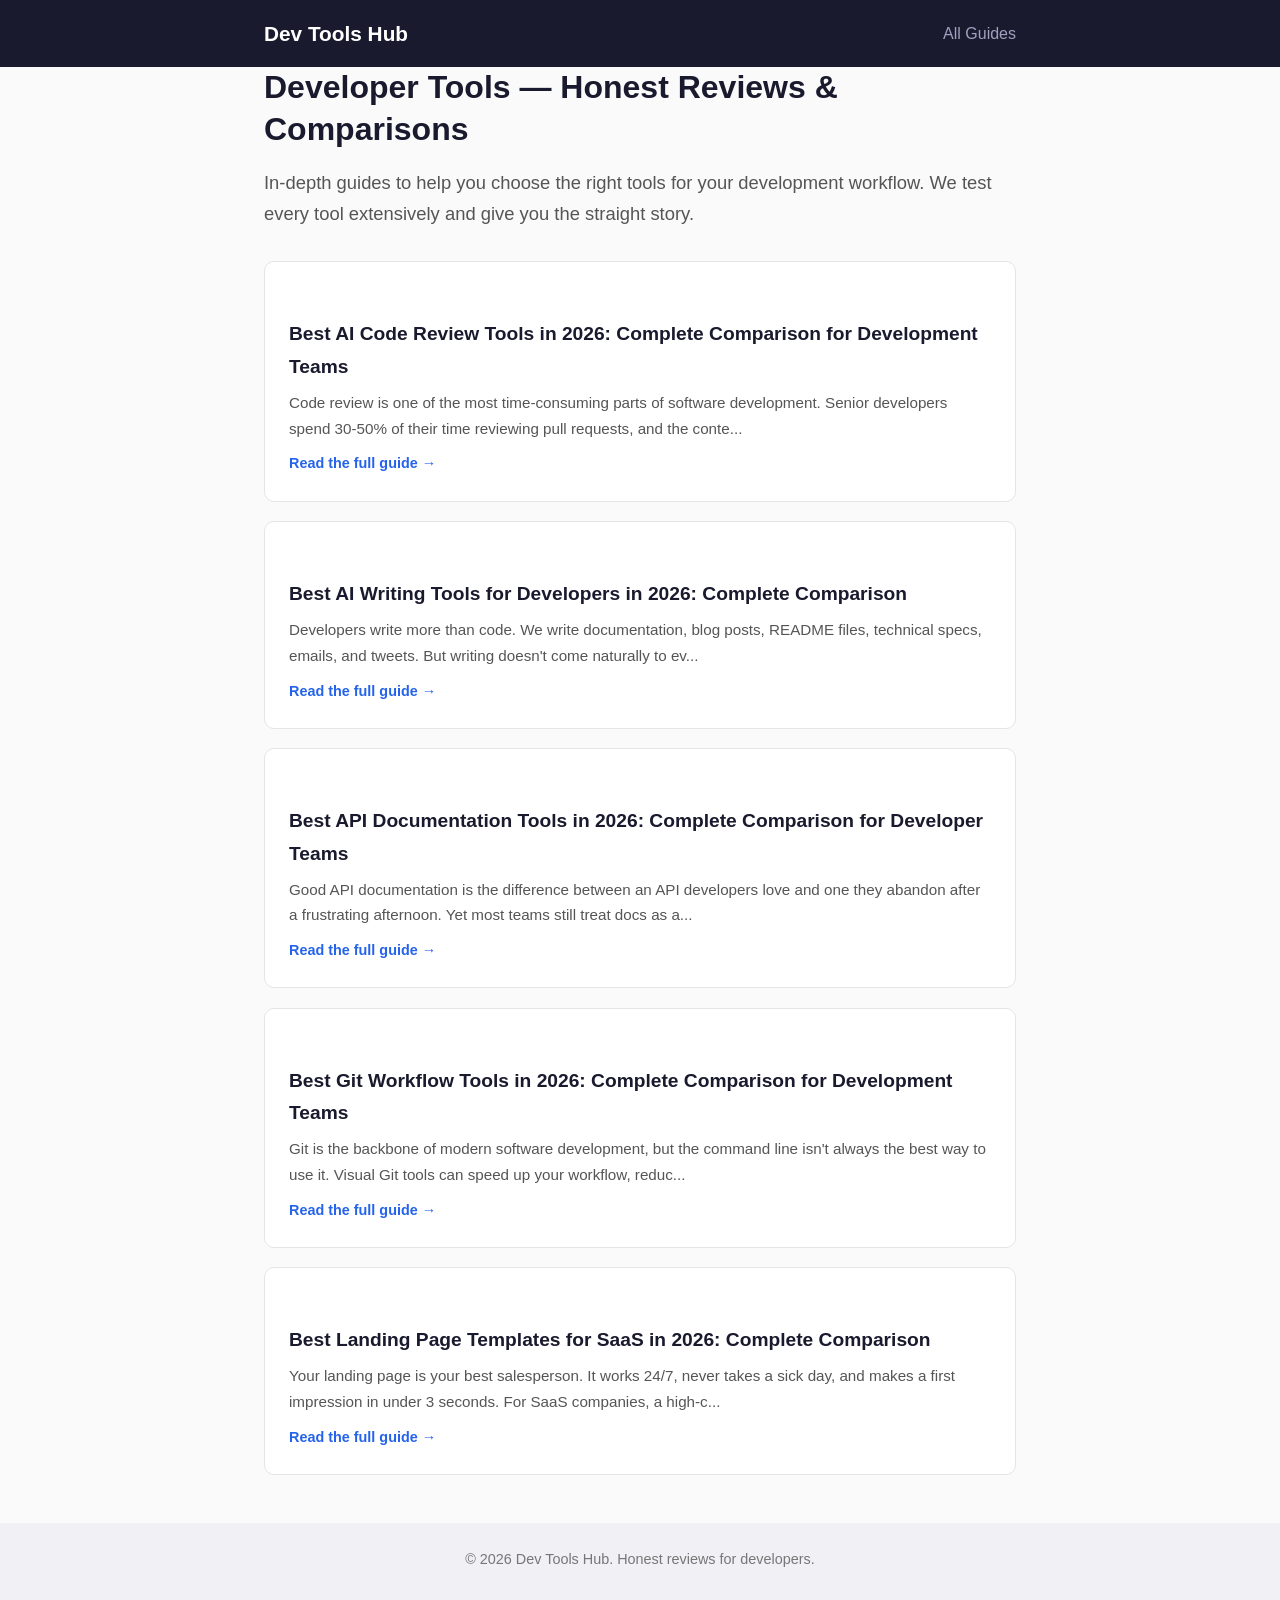
<file: index.html>
<!DOCTYPE html>
<html lang="en">
<head>
    <meta charset="UTF-8">
    <meta name="viewport" content="width=device-width, initial-scale=1.0">
    <title>Developer Tools Reviews & Comparisons — Dev Tools Hub</title>
    <meta name="description" content="Honest, in-depth reviews of the best developer tools. Compare AI code reviewers, API documentation generators, landing page templates, and more.">
    <meta name="robots" content="index, follow">
    <link rel="stylesheet" href="/style.css">
</head>
<body>
    <header>
        <div class="container">
            <a href="/" class="logo">Dev Tools Hub</a>
            <nav>
                <a href="/">All Guides</a>
            </nav>
        </div>
    </header>
    <main class="container">
        <h1>Developer Tools — Honest Reviews & Comparisons</h1>
        <p class="intro">In-depth guides to help you choose the right tools for your development workflow. We test every tool extensively and give you the straight story.</p>
        <div class="article-list">
            
<a href="/best-ai-code-review-tools-2026.html" class="article-card">
    <h2>Best AI Code Review Tools in 2026: Complete Comparison for Development Teams</h2>
    <p>Code review is one of the most time-consuming parts of software development. Senior developers spend 30-50% of their time reviewing pull requests, and the conte...</p>
    <span class="read-more">Read the full guide →</span>
</a>


<a href="/best-ai-writing-tools-developers.html" class="article-card">
    <h2>Best AI Writing Tools for Developers in 2026: Complete Comparison</h2>
    <p>Developers write more than code. We write documentation, blog posts, README files, technical specs, emails, and tweets. But writing doesn't come naturally to ev...</p>
    <span class="read-more">Read the full guide →</span>
</a>


<a href="/best-api-documentation-tools.html" class="article-card">
    <h2>Best API Documentation Tools in 2026: Complete Comparison for Developer Teams</h2>
    <p>Good API documentation is the difference between an API developers love and one they abandon after a frustrating afternoon. Yet most teams still treat docs as a...</p>
    <span class="read-more">Read the full guide →</span>
</a>


<a href="/best-git-workflow-tools.html" class="article-card">
    <h2>Best Git Workflow Tools in 2026: Complete Comparison for Development Teams</h2>
    <p>Git is the backbone of modern software development, but the command line isn't always the best way to use it. Visual Git tools can speed up your workflow, reduc...</p>
    <span class="read-more">Read the full guide →</span>
</a>


<a href="/best-landing-page-templates-saas.html" class="article-card">
    <h2>Best Landing Page Templates for SaaS in 2026: Complete Comparison</h2>
    <p>Your landing page is your best salesperson. It works 24/7, never takes a sick day, and makes a first impression in under 3 seconds. For SaaS companies, a high-c...</p>
    <span class="read-more">Read the full guide →</span>
</a>

        </div>
    </main>
    <footer>
        <div class="container">
            <p>&copy; 2026 Dev Tools Hub. Honest reviews for developers.</p>
        </div>
    </footer>
</body>
</html>
</file>
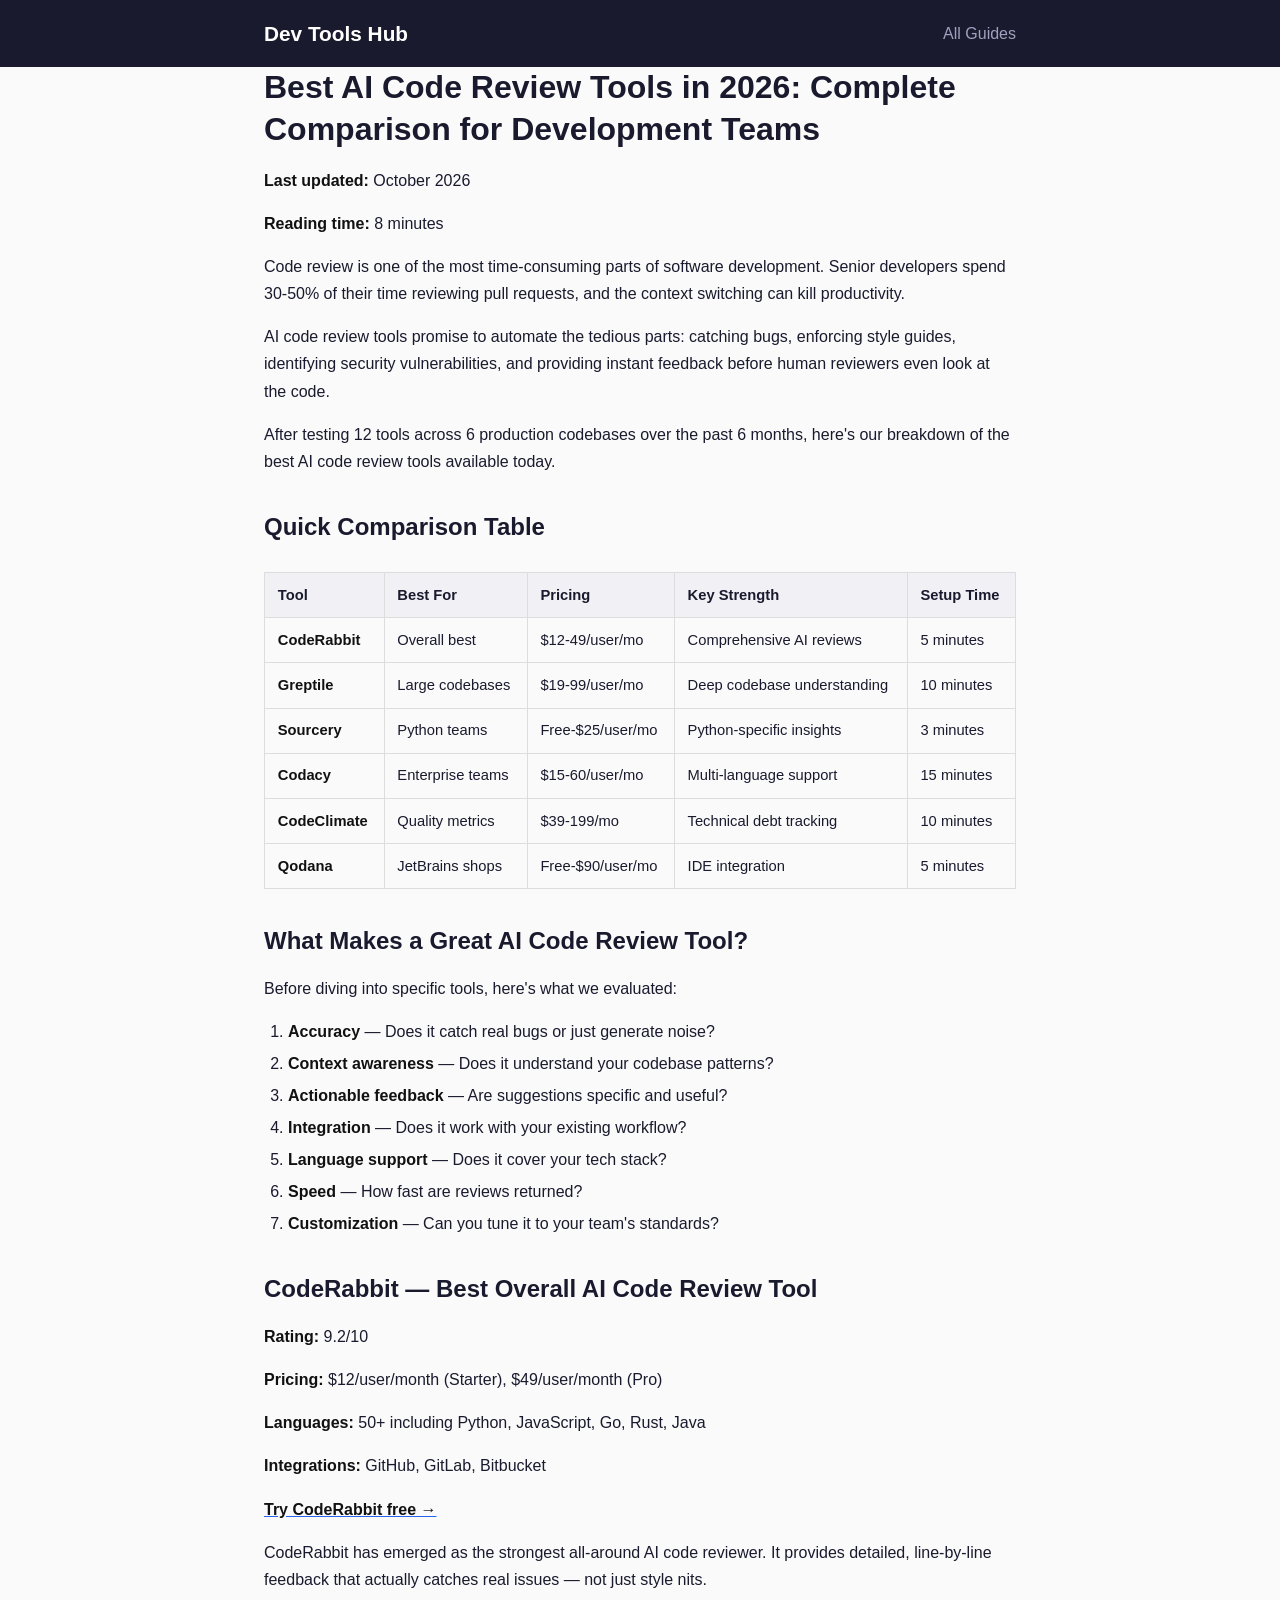
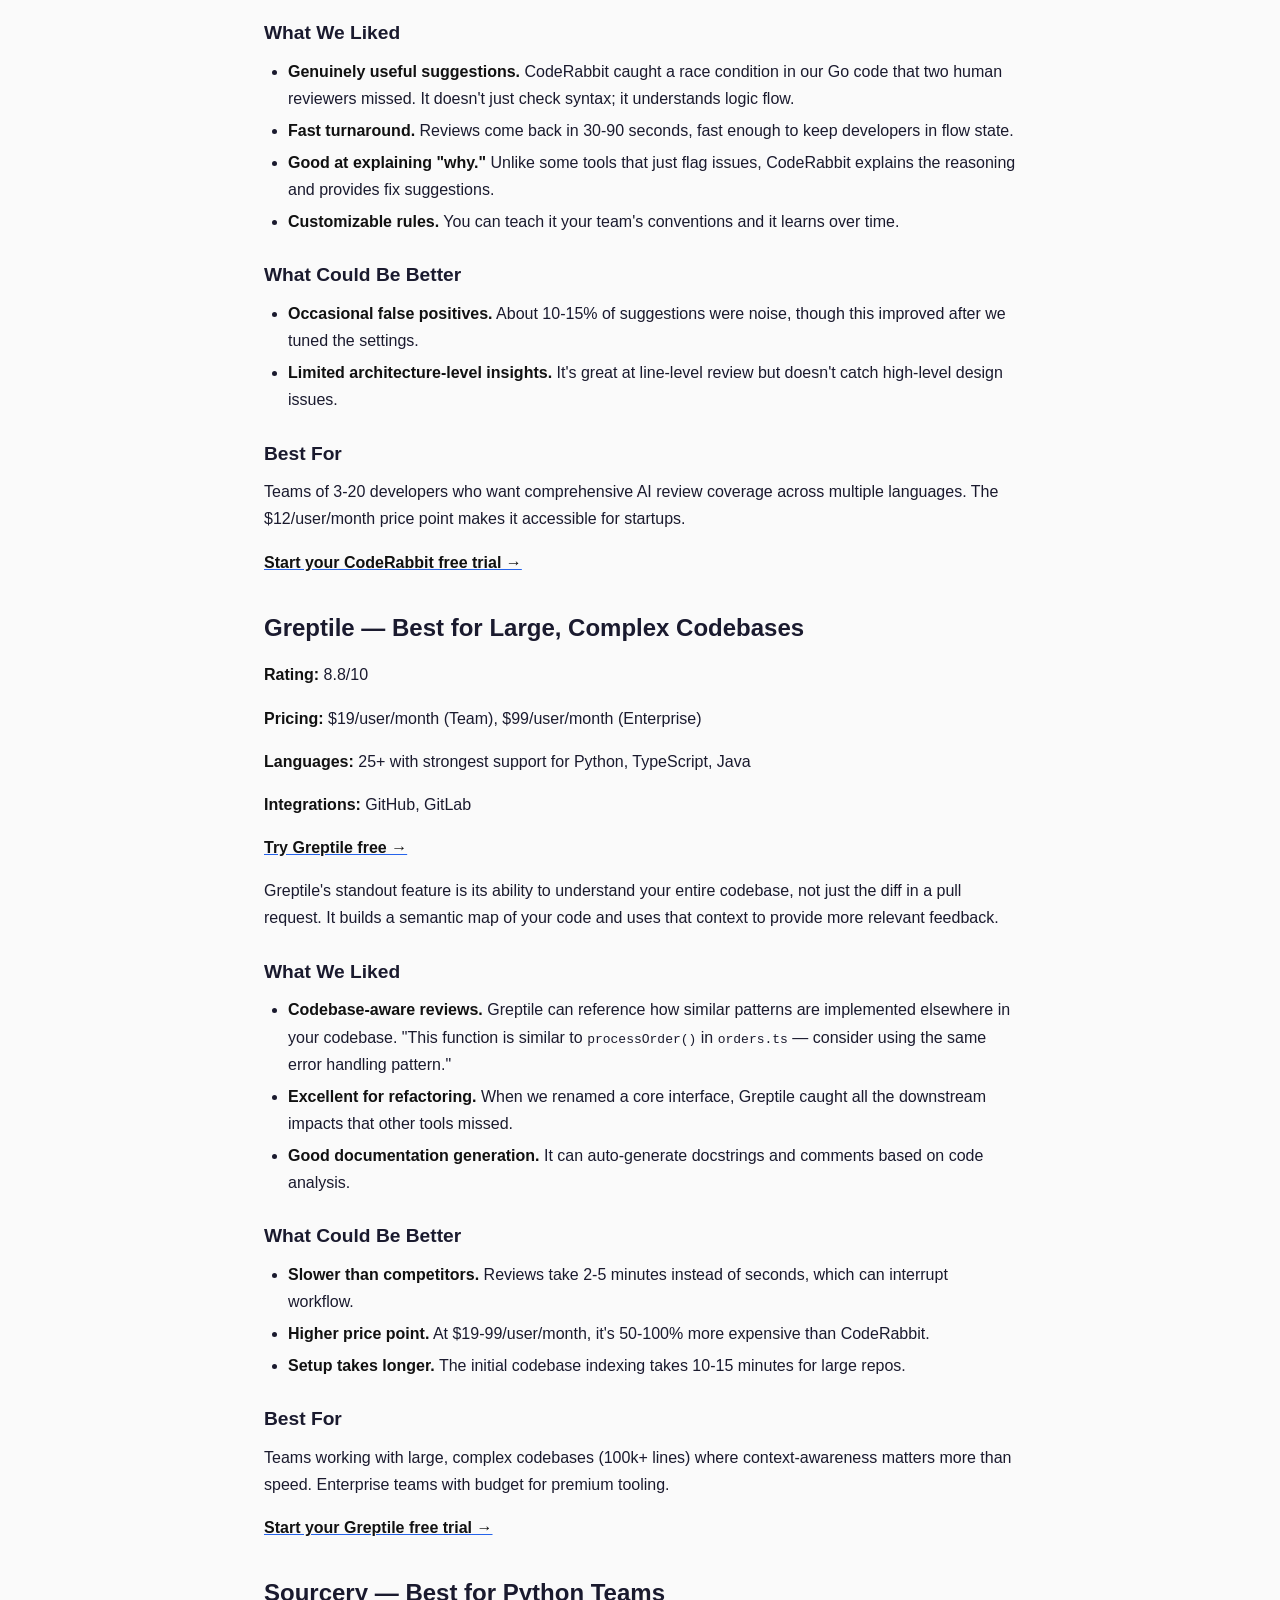
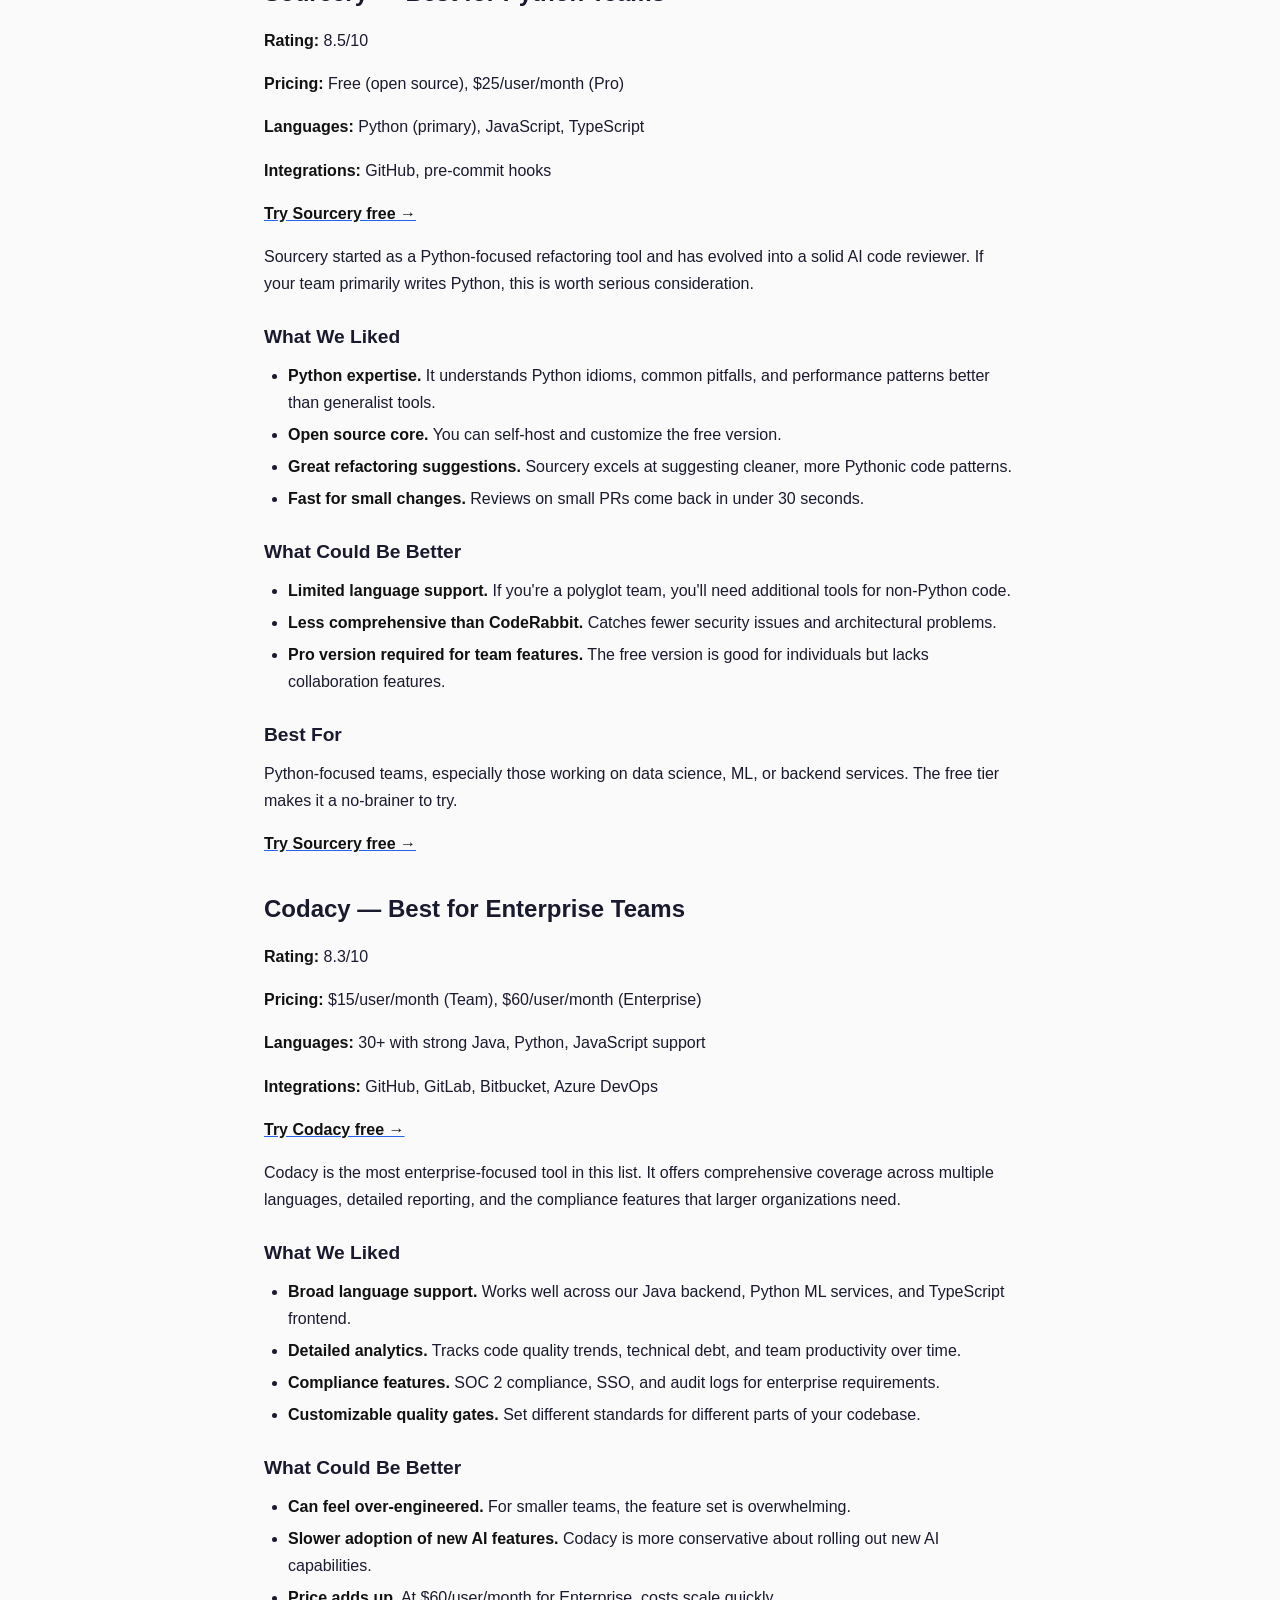
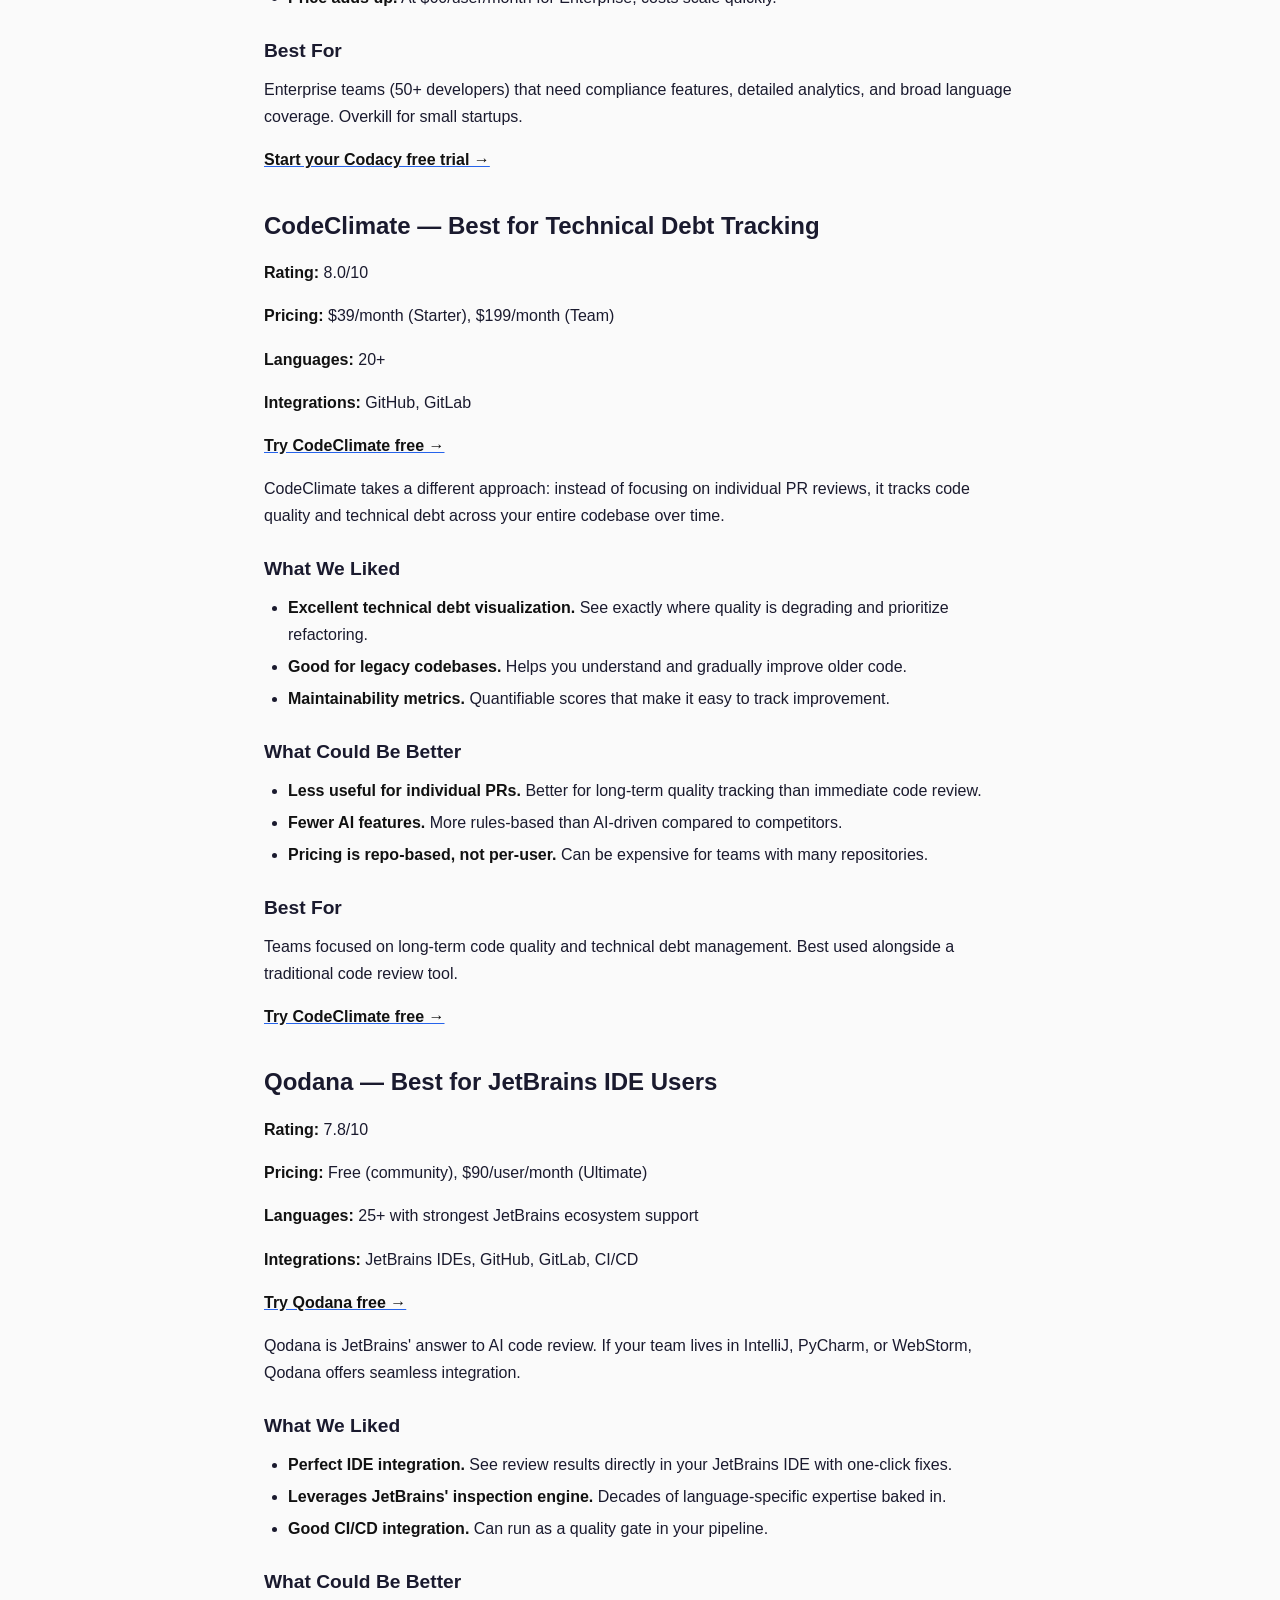
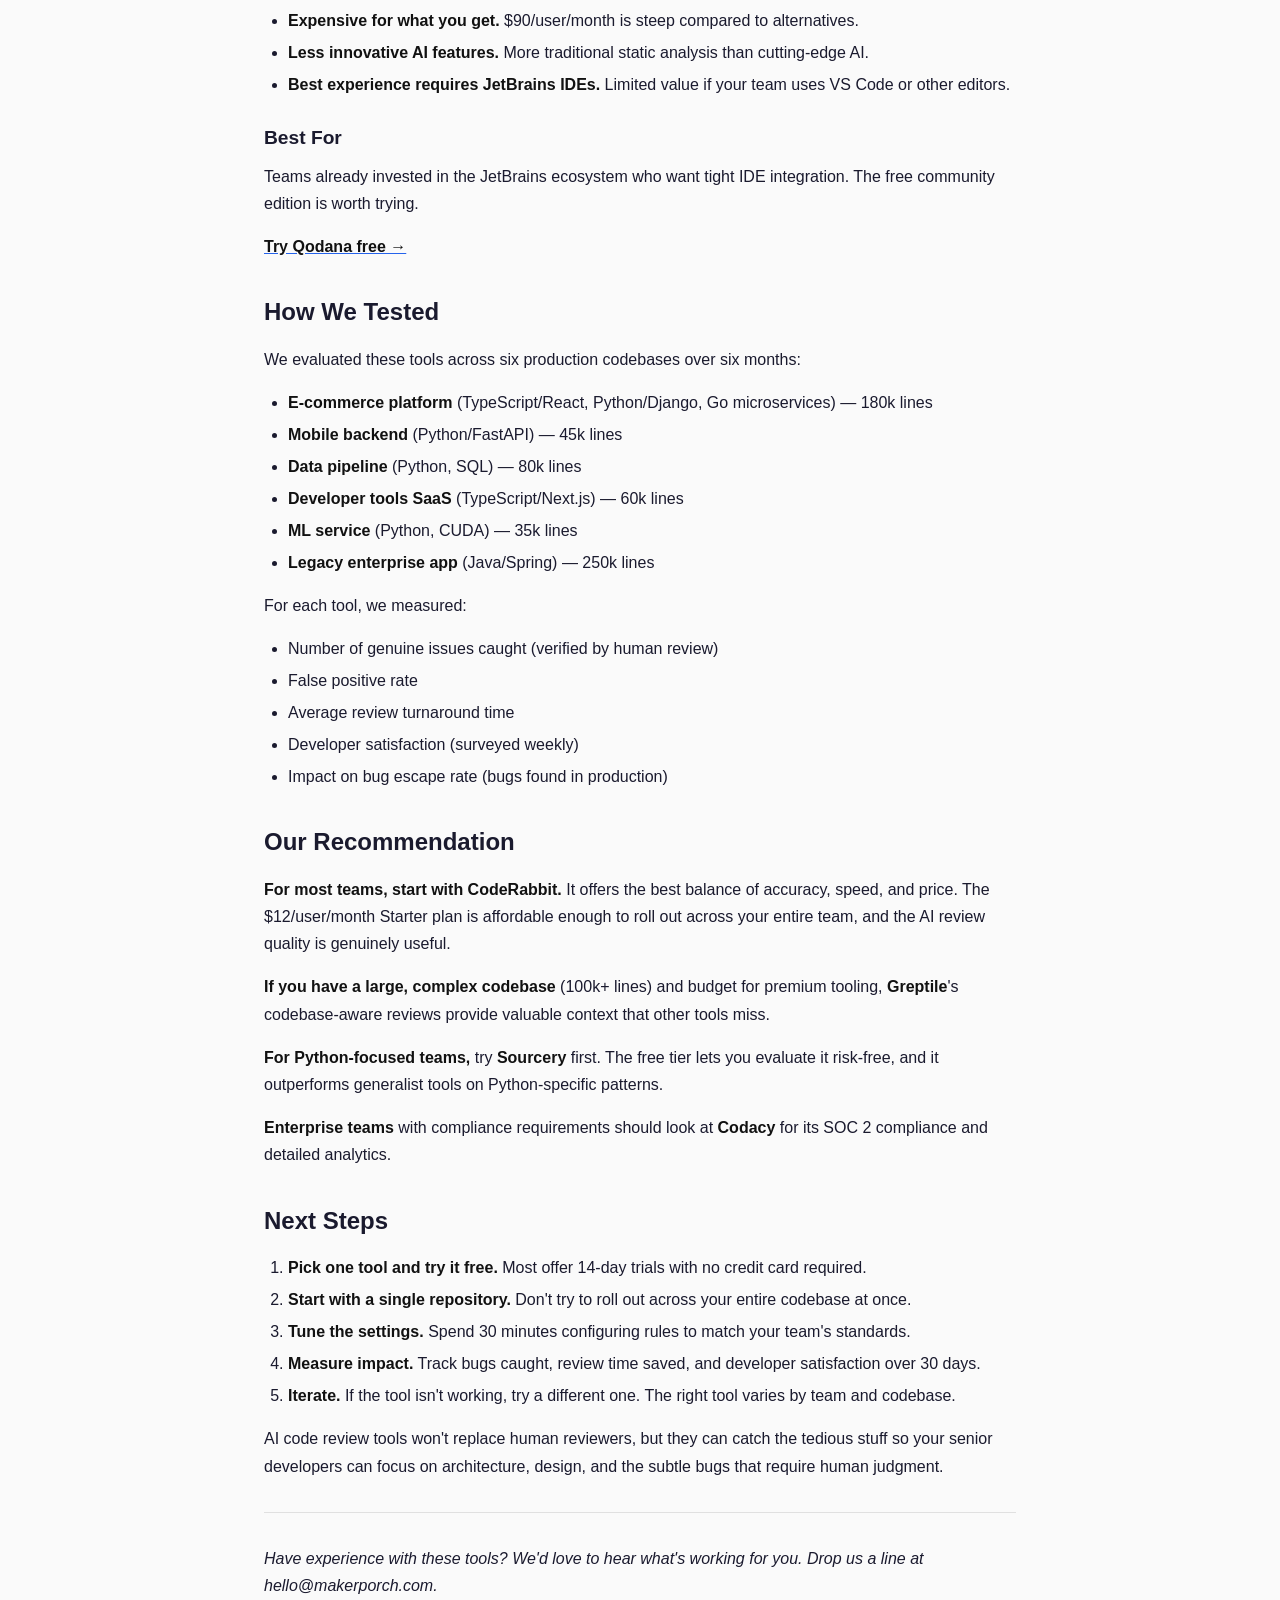
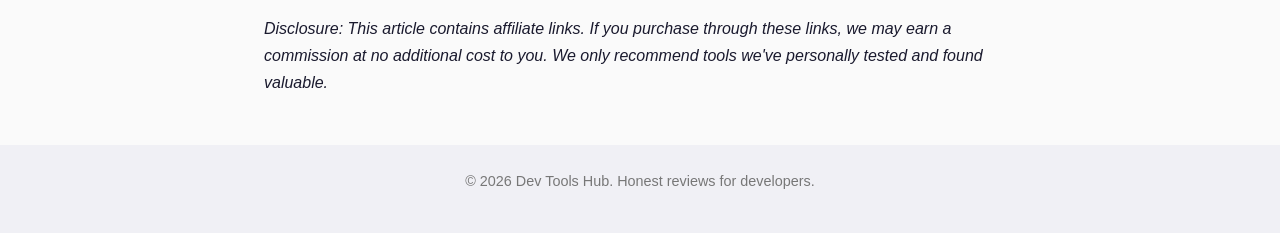
<file: best-ai-code-review-tools-2026.html>
<!DOCTYPE html>
<html lang="en">
<head>
    <meta charset="UTF-8">
    <meta name="viewport" content="width=device-width, initial-scale=1.0">
    <title>Best AI Code Review Tools in 2026: Complete Comparison for Development Teams</title>
    <meta name="description" content="Code review is one of the most time-consuming parts of software development. Senior developers spend 30-50% of their time reviewing pull requests, and the conte...">
    <meta name="robots" content="index, follow">
    <link rel="stylesheet" href="/style.css">
</head>
<body>
    <header>
        <div class="container">
            <a href="/" class="logo">Dev Tools Hub</a>
            <nav>
                <a href="/">All Guides</a>
            </nav>
        </div>
    </header>
    <main class="container">
        <article>
            <h1>Best AI Code Review Tools in 2026: Complete Comparison for Development Teams</h1>
<p><strong>Last updated:</strong> October 2026</p>
<p><strong>Reading time:</strong> 8 minutes</p>
<p>Code review is one of the most time-consuming parts of software development. Senior developers spend 30-50% of their time reviewing pull requests, and the context switching can kill productivity.</p>
<p>AI code review tools promise to automate the tedious parts: catching bugs, enforcing style guides, identifying security vulnerabilities, and providing instant feedback before human reviewers even look at the code.</p>
<p>After testing 12 tools across 6 production codebases over the past 6 months, here's our breakdown of the best AI code review tools available today.</p>
<h2>Quick Comparison Table</h2>
<table>
<tr><th>Tool</th><th>Best For</th><th>Pricing</th><th>Key Strength</th><th>Setup Time</th></tr>
<tr><td><strong>CodeRabbit</strong></td><td>Overall best</td><td>$12-49/user/mo</td><td>Comprehensive AI reviews</td><td>5 minutes</td></tr>
<tr><td><strong>Greptile</strong></td><td>Large codebases</td><td>$19-99/user/mo</td><td>Deep codebase understanding</td><td>10 minutes</td></tr>
<tr><td><strong>Sourcery</strong></td><td>Python teams</td><td>Free-$25/user/mo</td><td>Python-specific insights</td><td>3 minutes</td></tr>
<tr><td><strong>Codacy</strong></td><td>Enterprise teams</td><td>$15-60/user/mo</td><td>Multi-language support</td><td>15 minutes</td></tr>
<tr><td><strong>CodeClimate</strong></td><td>Quality metrics</td><td>$39-199/mo</td><td>Technical debt tracking</td><td>10 minutes</td></tr>
<tr><td><strong>Qodana</strong></td><td>JetBrains shops</td><td>Free-$90/user/mo</td><td>IDE integration</td><td>5 minutes</td></tr>
</table>
<h2>What Makes a Great AI Code Review Tool?</h2>
<p>Before diving into specific tools, here's what we evaluated:</p>
<ol>
<li><strong>Accuracy</strong> — Does it catch real bugs or just generate noise?</li>
<li><strong>Context awareness</strong> — Does it understand your codebase patterns?</li>
<li><strong>Actionable feedback</strong> — Are suggestions specific and useful?</li>
<li><strong>Integration</strong> — Does it work with your existing workflow?</li>
<li><strong>Language support</strong> — Does it cover your tech stack?</li>
<li><strong>Speed</strong> — How fast are reviews returned?</li>
<li><strong>Customization</strong> — Can you tune it to your team's standards?</li>
</ol>
<h2>CodeRabbit — Best Overall AI Code Review Tool</h2>
<p><strong>Rating:</strong> 9.2/10</p>
<p><strong>Pricing:</strong> $12/user/month (Starter), $49/user/month (Pro)</p>
<p><strong>Languages:</strong> 50+ including Python, JavaScript, Go, Rust, Java</p>
<p><strong>Integrations:</strong> GitHub, GitLab, Bitbucket</p>
<p><a href="#"><strong>Try CodeRabbit free →</strong></a></p>
<p>CodeRabbit has emerged as the strongest all-around AI code reviewer. It provides detailed, line-by-line feedback that actually catches real issues — not just style nits.</p>
<h3>What We Liked</h3>
<ul>
<li><strong>Genuinely useful suggestions.</strong> CodeRabbit caught a race condition in our Go code that two human reviewers missed. It doesn't just check syntax; it understands logic flow.</li>
<li><strong>Fast turnaround.</strong> Reviews come back in 30-90 seconds, fast enough to keep developers in flow state.</li>
<li><strong>Good at explaining "why."</strong> Unlike some tools that just flag issues, CodeRabbit explains the reasoning and provides fix suggestions.</li>
<li><strong>Customizable rules.</strong> You can teach it your team's conventions and it learns over time.</li>
</ul>
<h3>What Could Be Better</h3>
<ul>
<li><strong>Occasional false positives.</strong> About 10-15% of suggestions were noise, though this improved after we tuned the settings.</li>
<li><strong>Limited architecture-level insights.</strong> It's great at line-level review but doesn't catch high-level design issues.</li>
</ul>
<h3>Best For</h3>
<p>Teams of 3-20 developers who want comprehensive AI review coverage across multiple languages. The $12/user/month price point makes it accessible for startups.</p>
<p><a href="#"><strong>Start your CodeRabbit free trial →</strong></a></p>
<h2>Greptile — Best for Large, Complex Codebases</h2>
<p><strong>Rating:</strong> 8.8/10</p>
<p><strong>Pricing:</strong> $19/user/month (Team), $99/user/month (Enterprise)</p>
<p><strong>Languages:</strong> 25+ with strongest support for Python, TypeScript, Java</p>
<p><strong>Integrations:</strong> GitHub, GitLab</p>
<p><a href="#"><strong>Try Greptile free →</strong></a></p>
<p>Greptile's standout feature is its ability to understand your entire codebase, not just the diff in a pull request. It builds a semantic map of your code and uses that context to provide more relevant feedback.</p>
<h3>What We Liked</h3>
<ul>
<li><strong>Codebase-aware reviews.</strong> Greptile can reference how similar patterns are implemented elsewhere in your codebase. "This function is similar to <code>processOrder()</code> in <code>orders.ts</code> — consider using the same error handling pattern."</li>
<li><strong>Excellent for refactoring.</strong> When we renamed a core interface, Greptile caught all the downstream impacts that other tools missed.</li>
<li><strong>Good documentation generation.</strong> It can auto-generate docstrings and comments based on code analysis.</li>
</ul>
<h3>What Could Be Better</h3>
<ul>
<li><strong>Slower than competitors.</strong> Reviews take 2-5 minutes instead of seconds, which can interrupt workflow.</li>
<li><strong>Higher price point.</strong> At $19-99/user/month, it's 50-100% more expensive than CodeRabbit.</li>
<li><strong>Setup takes longer.</strong> The initial codebase indexing takes 10-15 minutes for large repos.</li>
</ul>
<h3>Best For</h3>
<p>Teams working with large, complex codebases (100k+ lines) where context-awareness matters more than speed. Enterprise teams with budget for premium tooling.</p>
<p><a href="#"><strong>Start your Greptile free trial →</strong></a></p>
<h2>Sourcery — Best for Python Teams</h2>
<p><strong>Rating:</strong> 8.5/10</p>
<p><strong>Pricing:</strong> Free (open source), $25/user/month (Pro)</p>
<p><strong>Languages:</strong> Python (primary), JavaScript, TypeScript</p>
<p><strong>Integrations:</strong> GitHub, pre-commit hooks</p>
<p><a href="#"><strong>Try Sourcery free →</strong></a></p>
<p>Sourcery started as a Python-focused refactoring tool and has evolved into a solid AI code reviewer. If your team primarily writes Python, this is worth serious consideration.</p>
<h3>What We Liked</h3>
<ul>
<li><strong>Python expertise.</strong> It understands Python idioms, common pitfalls, and performance patterns better than generalist tools.</li>
<li><strong>Open source core.</strong> You can self-host and customize the free version.</li>
<li><strong>Great refactoring suggestions.</strong> Sourcery excels at suggesting cleaner, more Pythonic code patterns.</li>
<li><strong>Fast for small changes.</strong> Reviews on small PRs come back in under 30 seconds.</li>
</ul>
<h3>What Could Be Better</h3>
<ul>
<li><strong>Limited language support.</strong> If you're a polyglot team, you'll need additional tools for non-Python code.</li>
<li><strong>Less comprehensive than CodeRabbit.</strong> Catches fewer security issues and architectural problems.</li>
<li><strong>Pro version required for team features.</strong> The free version is good for individuals but lacks collaboration features.</li>
</ul>
<h3>Best For</h3>
<p>Python-focused teams, especially those working on data science, ML, or backend services. The free tier makes it a no-brainer to try.</p>
<p><a href="#"><strong>Try Sourcery free →</strong></a></p>
<h2>Codacy — Best for Enterprise Teams</h2>
<p><strong>Rating:</strong> 8.3/10</p>
<p><strong>Pricing:</strong> $15/user/month (Team), $60/user/month (Enterprise)</p>
<p><strong>Languages:</strong> 30+ with strong Java, Python, JavaScript support</p>
<p><strong>Integrations:</strong> GitHub, GitLab, Bitbucket, Azure DevOps</p>
<p><a href="#"><strong>Try Codacy free →</strong></a></p>
<p>Codacy is the most enterprise-focused tool in this list. It offers comprehensive coverage across multiple languages, detailed reporting, and the compliance features that larger organizations need.</p>
<h3>What We Liked</h3>
<ul>
<li><strong>Broad language support.</strong> Works well across our Java backend, Python ML services, and TypeScript frontend.</li>
<li><strong>Detailed analytics.</strong> Tracks code quality trends, technical debt, and team productivity over time.</li>
<li><strong>Compliance features.</strong> SOC 2 compliance, SSO, and audit logs for enterprise requirements.</li>
<li><strong>Customizable quality gates.</strong> Set different standards for different parts of your codebase.</li>
</ul>
<h3>What Could Be Better</h3>
<ul>
<li><strong>Can feel over-engineered.</strong> For smaller teams, the feature set is overwhelming.</li>
<li><strong>Slower adoption of new AI features.</strong> Codacy is more conservative about rolling out new AI capabilities.</li>
<li><strong>Price adds up.</strong> At $60/user/month for Enterprise, costs scale quickly.</li>
</ul>
<h3>Best For</h3>
<p>Enterprise teams (50+ developers) that need compliance features, detailed analytics, and broad language coverage. Overkill for small startups.</p>
<p><a href="#"><strong>Start your Codacy free trial →</strong></a></p>
<h2>CodeClimate — Best for Technical Debt Tracking</h2>
<p><strong>Rating:</strong> 8.0/10</p>
<p><strong>Pricing:</strong> $39/month (Starter), $199/month (Team)</p>
<p><strong>Languages:</strong> 20+</p>
<p><strong>Integrations:</strong> GitHub, GitLab</p>
<p><a href="#"><strong>Try CodeClimate free →</strong></a></p>
<p>CodeClimate takes a different approach: instead of focusing on individual PR reviews, it tracks code quality and technical debt across your entire codebase over time.</p>
<h3>What We Liked</h3>
<ul>
<li><strong>Excellent technical debt visualization.</strong> See exactly where quality is degrading and prioritize refactoring.</li>
<li><strong>Good for legacy codebases.</strong> Helps you understand and gradually improve older code.</li>
<li><strong>Maintainability metrics.</strong> Quantifiable scores that make it easy to track improvement.</li>
</ul>
<h3>What Could Be Better</h3>
<ul>
<li><strong>Less useful for individual PRs.</strong> Better for long-term quality tracking than immediate code review.</li>
<li><strong>Fewer AI features.</strong> More rules-based than AI-driven compared to competitors.</li>
<li><strong>Pricing is repo-based, not per-user.</strong> Can be expensive for teams with many repositories.</li>
</ul>
<h3>Best For</h3>
<p>Teams focused on long-term code quality and technical debt management. Best used alongside a traditional code review tool.</p>
<p><a href="#"><strong>Try CodeClimate free →</strong></a></p>
<h2>Qodana — Best for JetBrains IDE Users</h2>
<p><strong>Rating:</strong> 7.8/10</p>
<p><strong>Pricing:</strong> Free (community), $90/user/month (Ultimate)</p>
<p><strong>Languages:</strong> 25+ with strongest JetBrains ecosystem support</p>
<p><strong>Integrations:</strong> JetBrains IDEs, GitHub, GitLab, CI/CD</p>
<p><a href="#"><strong>Try Qodana free →</strong></a></p>
<p>Qodana is JetBrains' answer to AI code review. If your team lives in IntelliJ, PyCharm, or WebStorm, Qodana offers seamless integration.</p>
<h3>What We Liked</h3>
<ul>
<li><strong>Perfect IDE integration.</strong> See review results directly in your JetBrains IDE with one-click fixes.</li>
<li><strong>Leverages JetBrains' inspection engine.</strong> Decades of language-specific expertise baked in.</li>
<li><strong>Good CI/CD integration.</strong> Can run as a quality gate in your pipeline.</li>
</ul>
<h3>What Could Be Better</h3>
<ul>
<li><strong>Expensive for what you get.</strong> $90/user/month is steep compared to alternatives.</li>
<li><strong>Less innovative AI features.</strong> More traditional static analysis than cutting-edge AI.</li>
<li><strong>Best experience requires JetBrains IDEs.</strong> Limited value if your team uses VS Code or other editors.</li>
</ul>
<h3>Best For</h3>
<p>Teams already invested in the JetBrains ecosystem who want tight IDE integration. The free community edition is worth trying.</p>
<p><a href="#"><strong>Try Qodana free →</strong></a></p>
<h2>How We Tested</h2>
<p>We evaluated these tools across six production codebases over six months:</p>
<ul>
<li><strong>E-commerce platform</strong> (TypeScript/React, Python/Django, Go microservices) — 180k lines</li>
<li><strong>Mobile backend</strong> (Python/FastAPI) — 45k lines</li>
<li><strong>Data pipeline</strong> (Python, SQL) — 80k lines</li>
<li><strong>Developer tools SaaS</strong> (TypeScript/Next.js) — 60k lines</li>
<li><strong>ML service</strong> (Python, CUDA) — 35k lines</li>
<li><strong>Legacy enterprise app</strong> (Java/Spring) — 250k lines</li>
</ul>
<p>For each tool, we measured:</p>
<ul>
<li>Number of genuine issues caught (verified by human review)</li>
<li>False positive rate</li>
<li>Average review turnaround time</li>
<li>Developer satisfaction (surveyed weekly)</li>
<li>Impact on bug escape rate (bugs found in production)</li>
</ul>
<h2>Our Recommendation</h2>
<p><strong>For most teams, start with CodeRabbit.</strong> It offers the best balance of accuracy, speed, and price. The $12/user/month Starter plan is affordable enough to roll out across your entire team, and the AI review quality is genuinely useful.</p>
<p><strong>If you have a large, complex codebase</strong> (100k+ lines) and budget for premium tooling, <strong>Greptile</strong>'s codebase-aware reviews provide valuable context that other tools miss.</p>
<p><strong>For Python-focused teams,</strong> try <strong>Sourcery</strong> first. The free tier lets you evaluate it risk-free, and it outperforms generalist tools on Python-specific patterns.</p>
<p><strong>Enterprise teams</strong> with compliance requirements should look at <strong>Codacy</strong> for its SOC 2 compliance and detailed analytics.</p>
<h2>Next Steps</h2>
<ol>
<li><strong>Pick one tool and try it free.</strong> Most offer 14-day trials with no credit card required.</li>
<li><strong>Start with a single repository.</strong> Don't try to roll out across your entire codebase at once.</li>
<li><strong>Tune the settings.</strong> Spend 30 minutes configuring rules to match your team's standards.</li>
<li><strong>Measure impact.</strong> Track bugs caught, review time saved, and developer satisfaction over 30 days.</li>
<li><strong>Iterate.</strong> If the tool isn't working, try a different one. The right tool varies by team and codebase.</li>
</ol>
<p>AI code review tools won't replace human reviewers, but they can catch the tedious stuff so your senior developers can focus on architecture, design, and the subtle bugs that require human judgment.</p>
<hr>
<p><em>Have experience with these tools? We'd love to hear what's working for you. Drop us a line at hello@makerporch.com.</em></p>
<p><em>Disclosure: This article contains affiliate links. If you purchase through these links, we may earn a commission at no additional cost to you. We only recommend tools we've personally tested and found valuable.</em></p>
        </article>
    </main>
    <footer>
        <div class="container">
            <p>&copy; 2026 Dev Tools Hub. Honest reviews for developers.</p>
        </div>
    </footer>
</body>
</html>
</file>
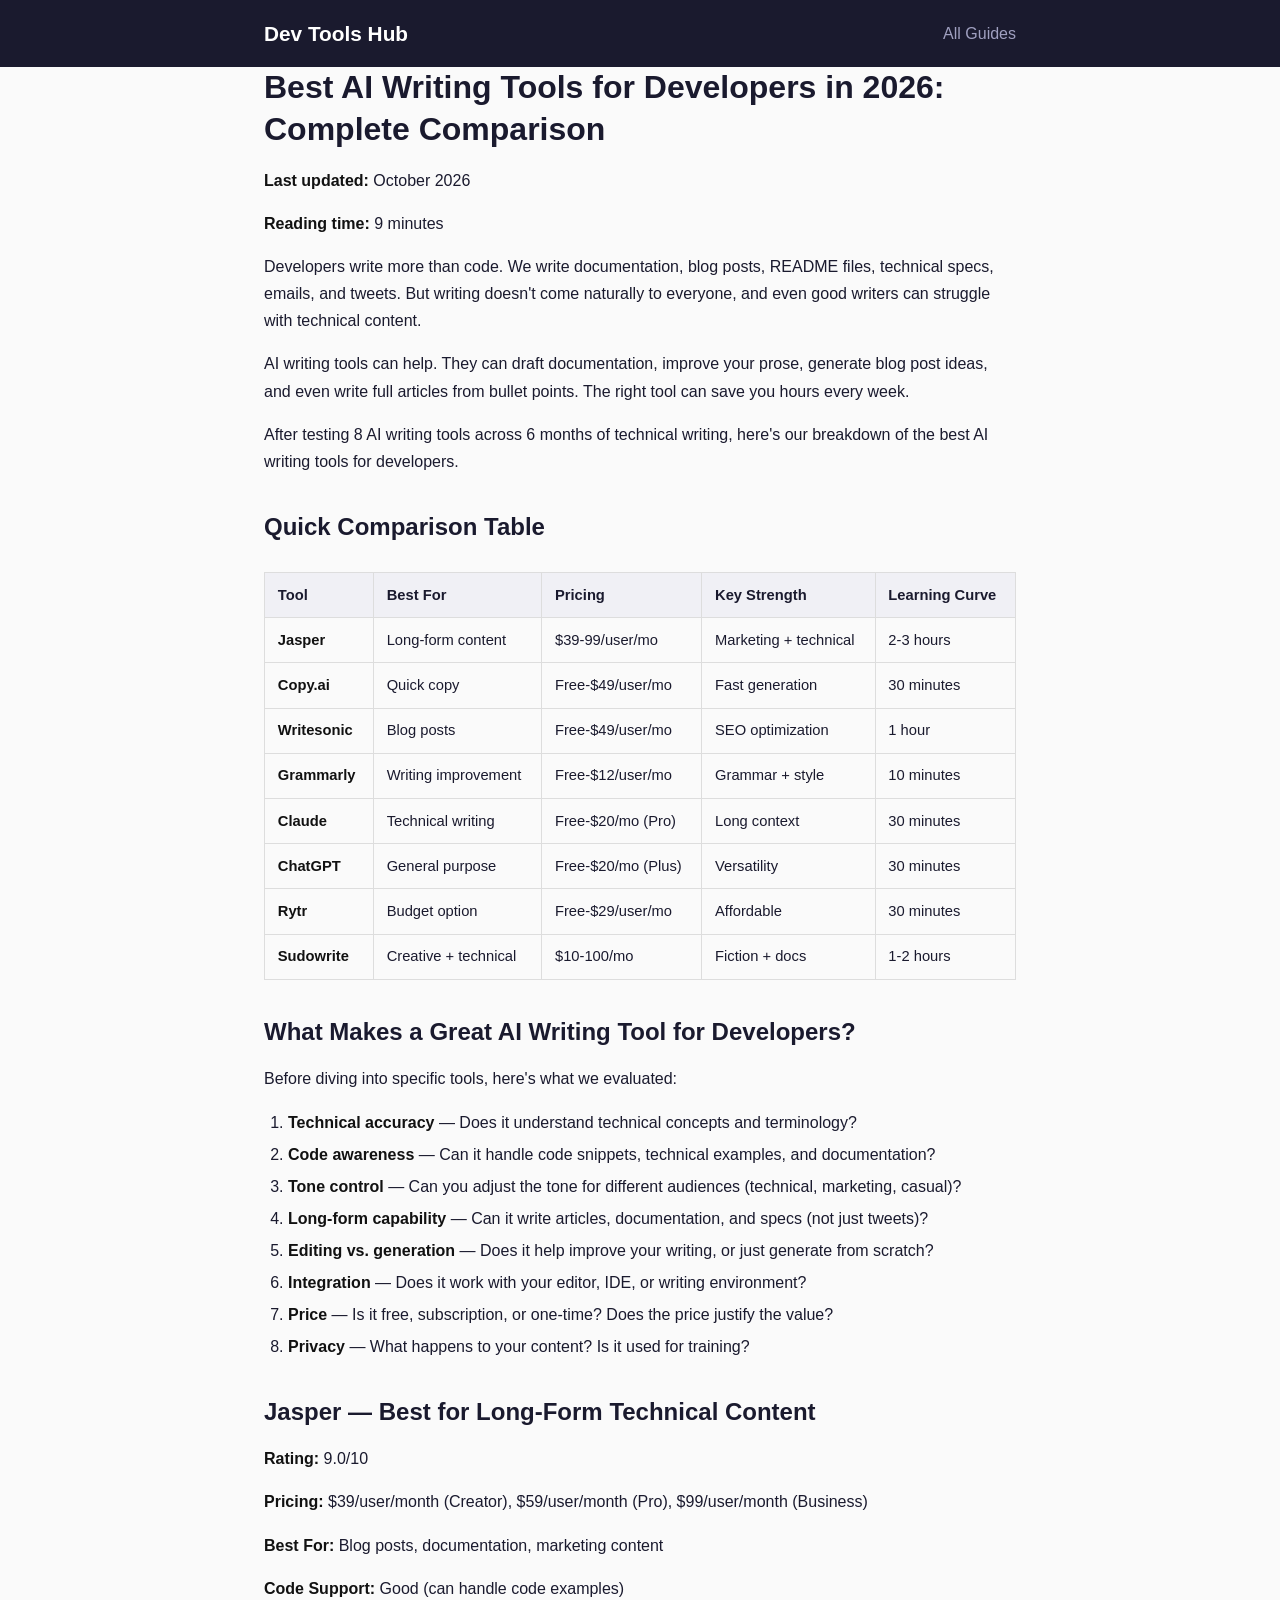
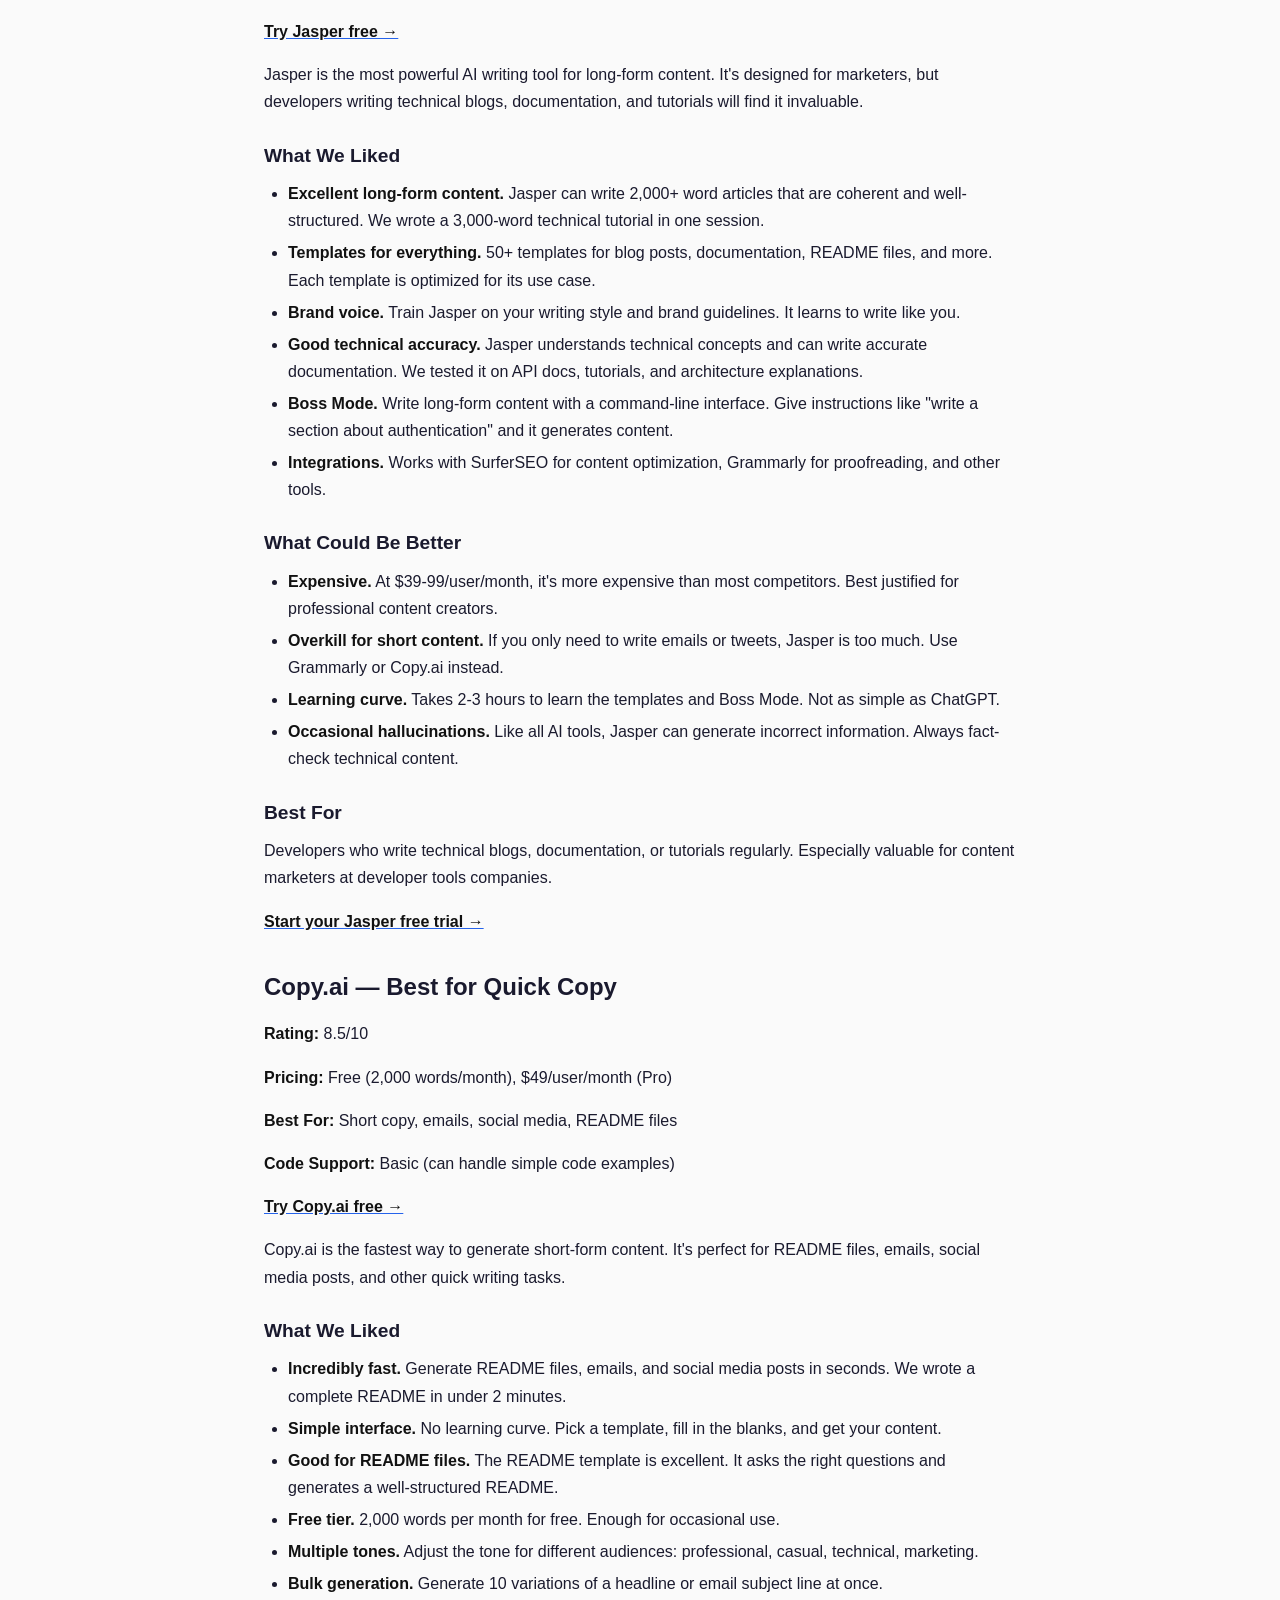
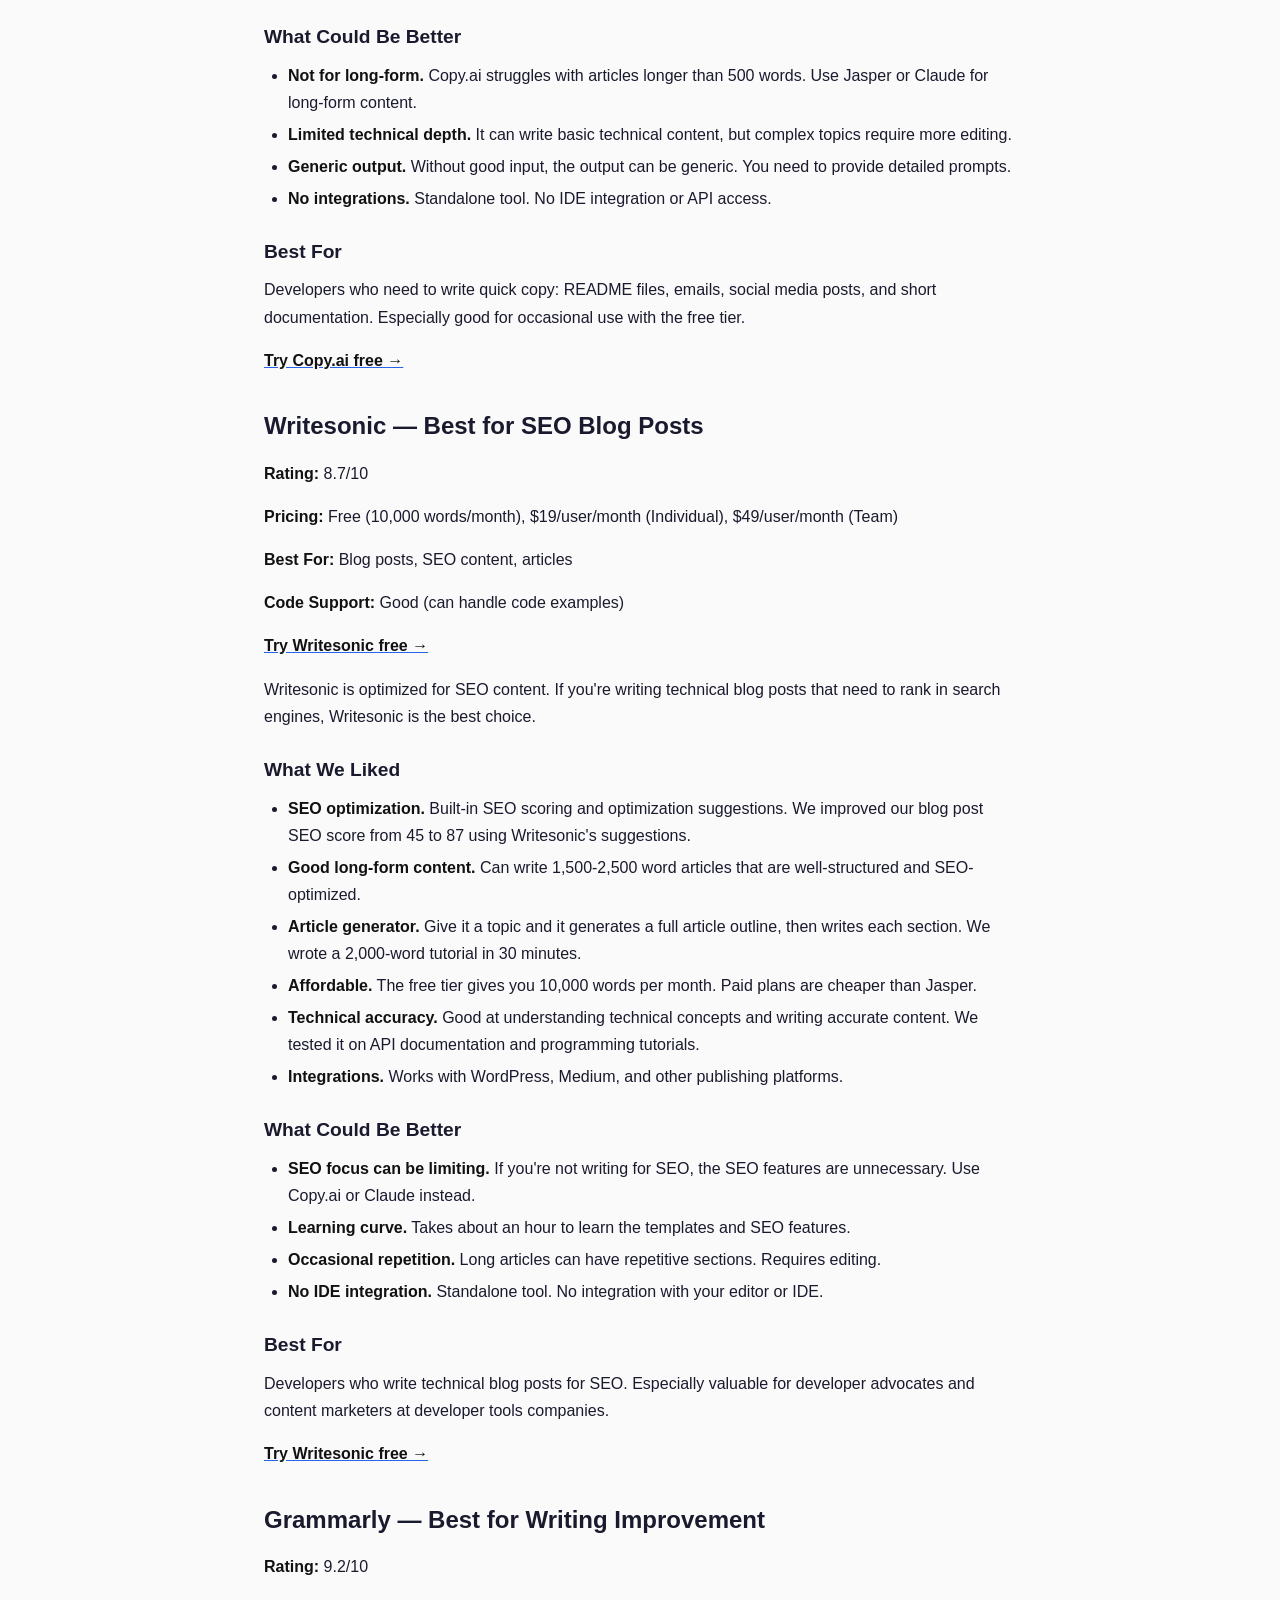
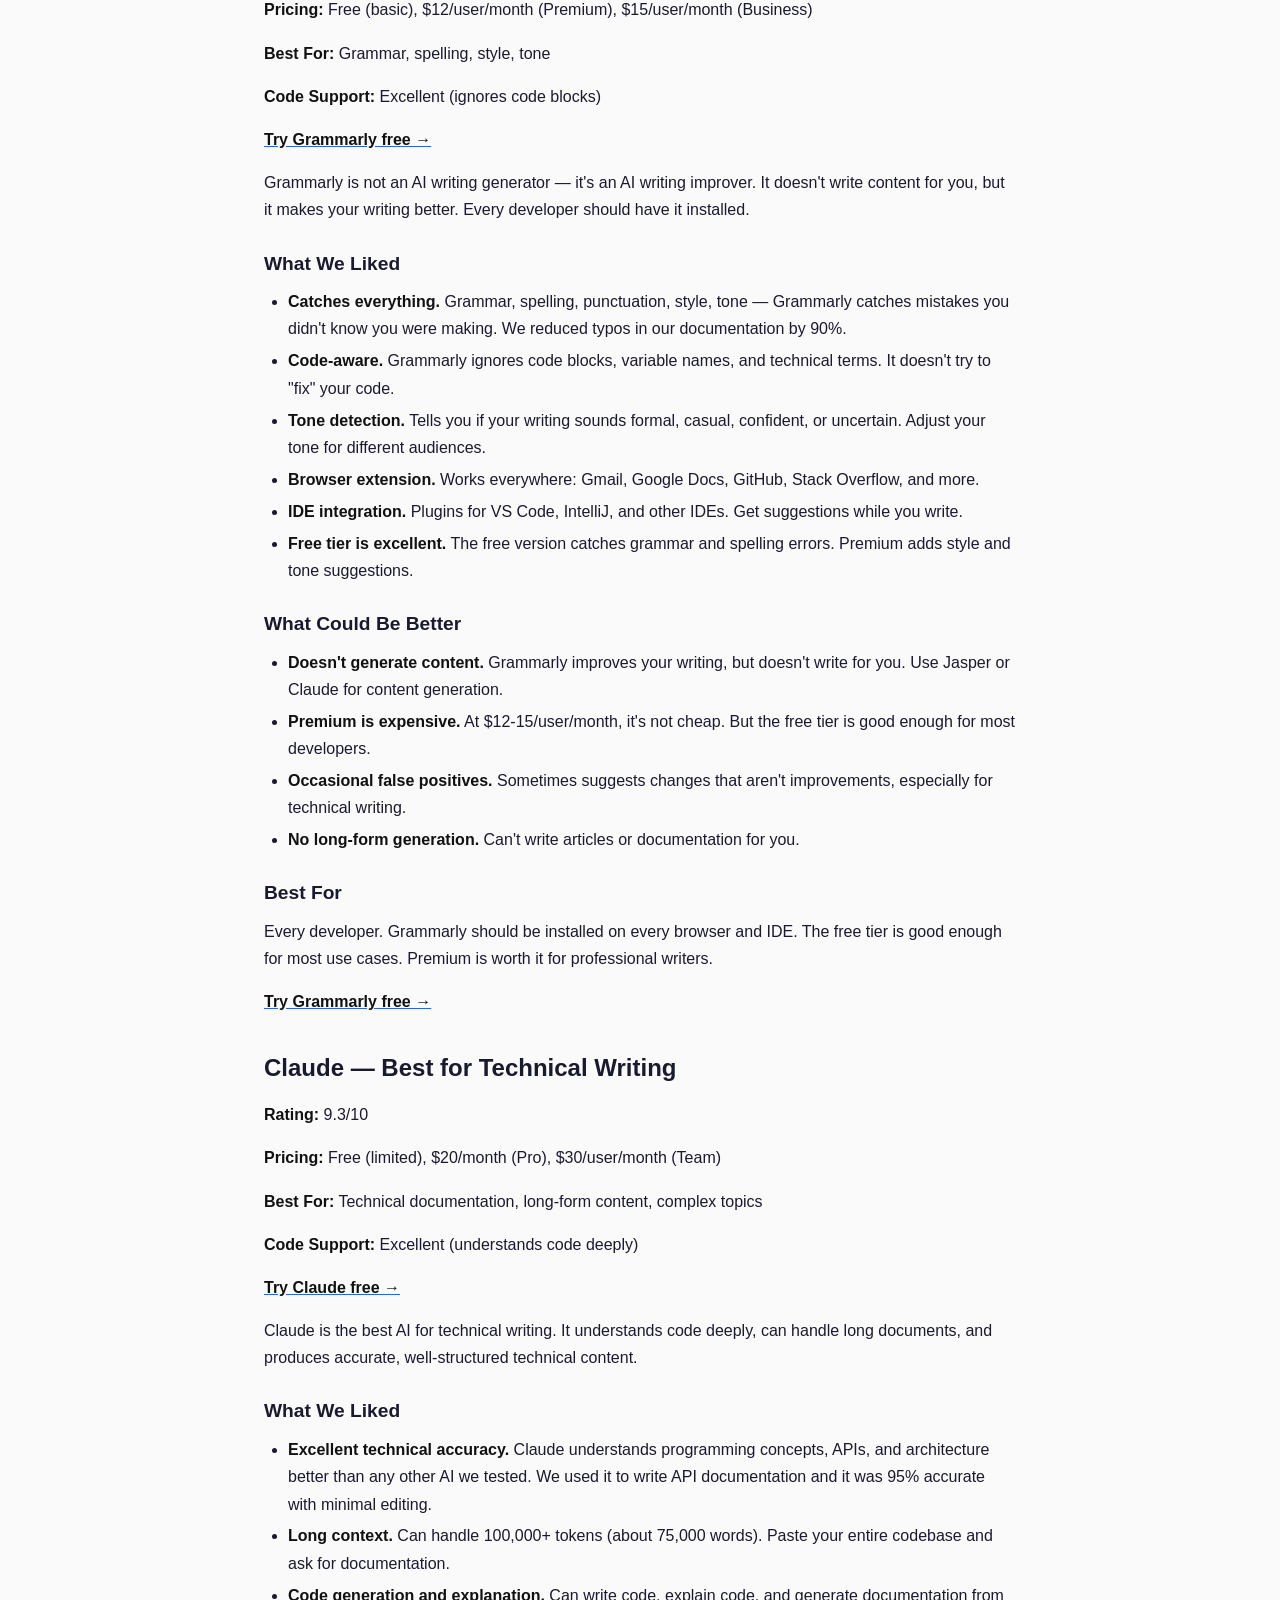
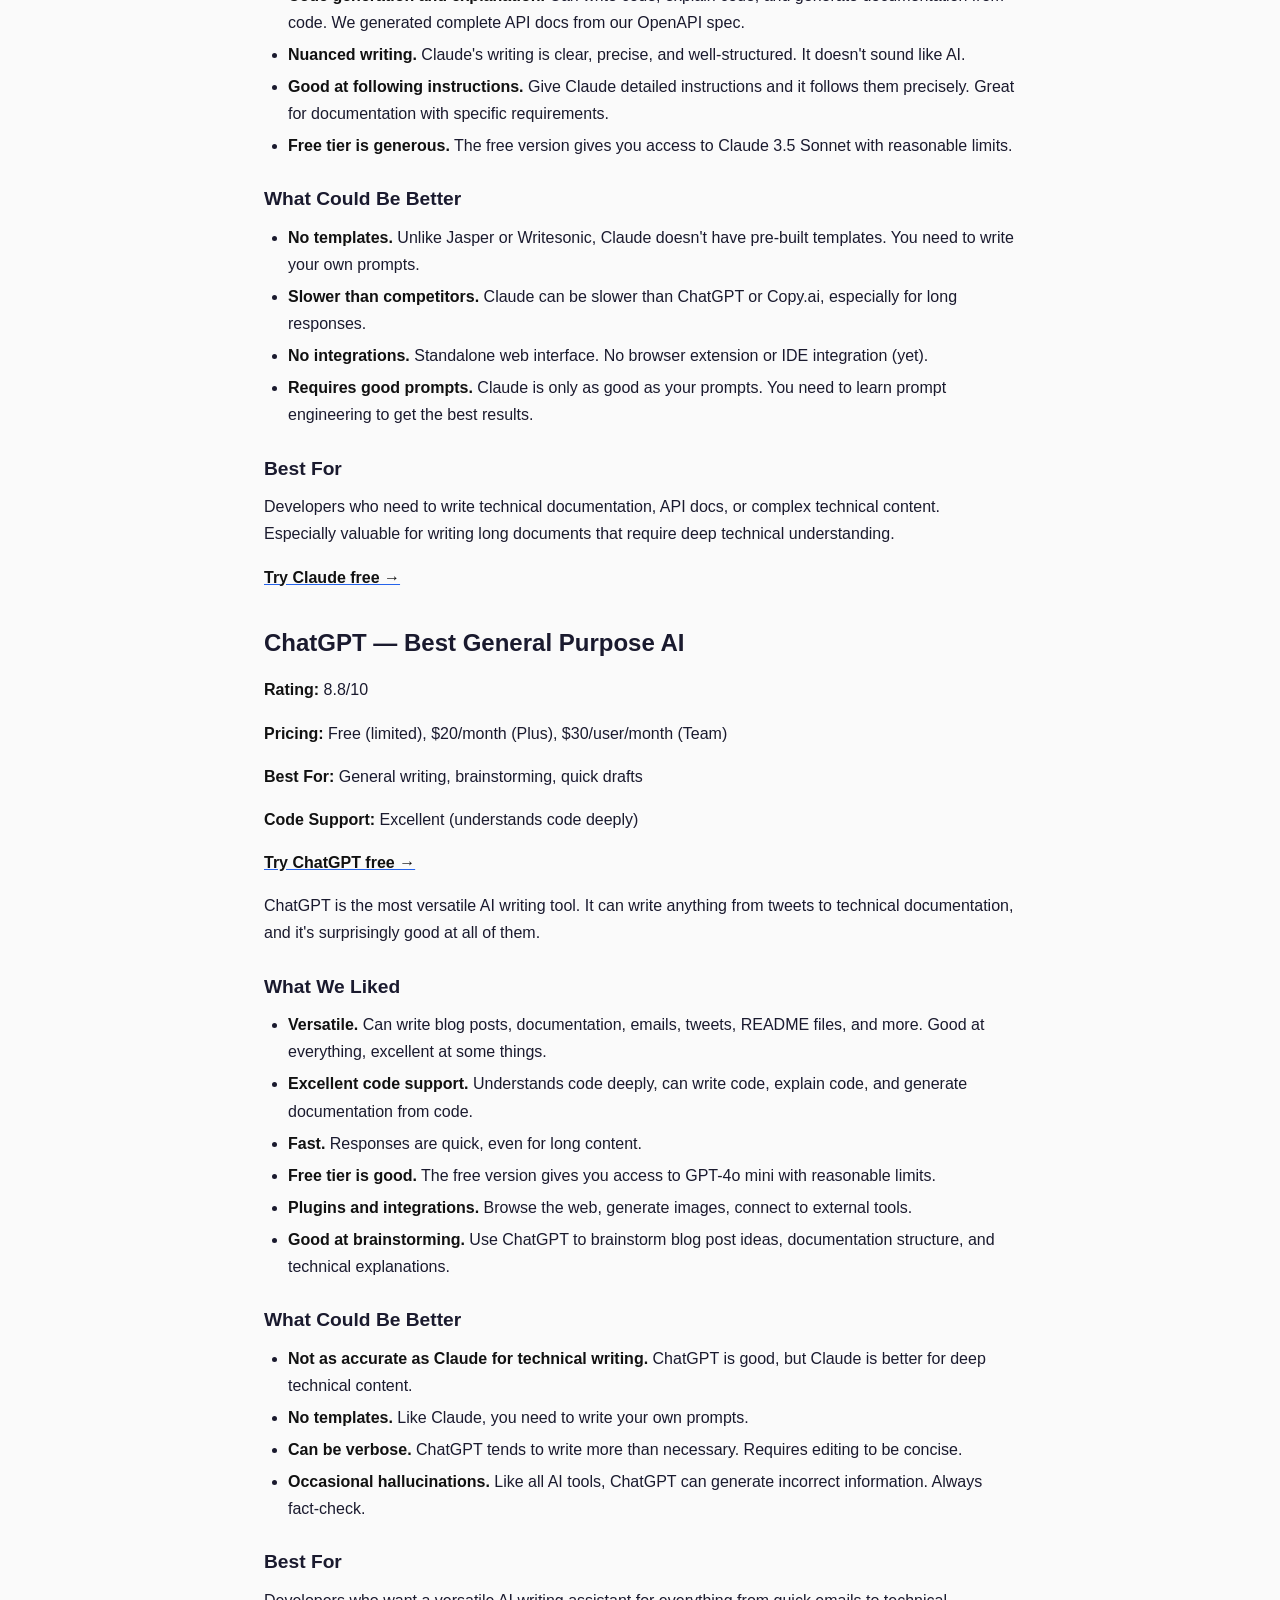
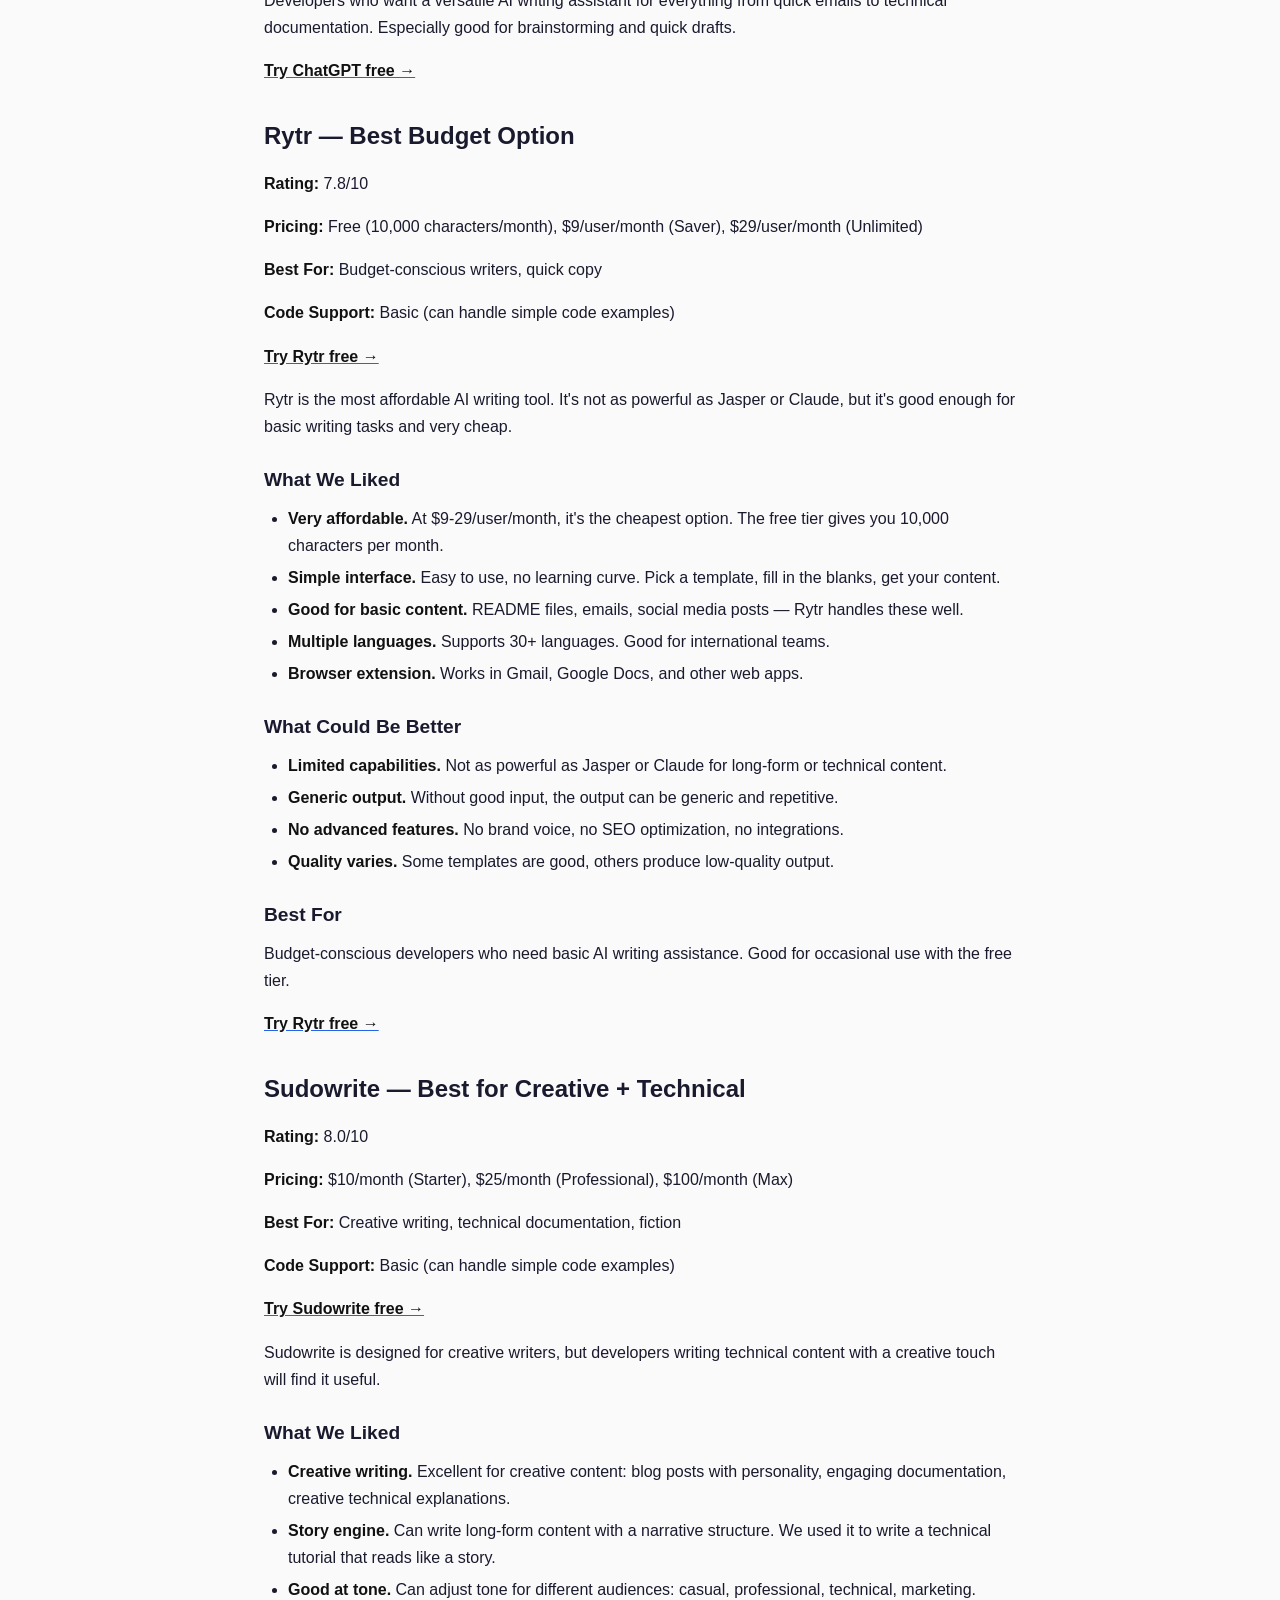
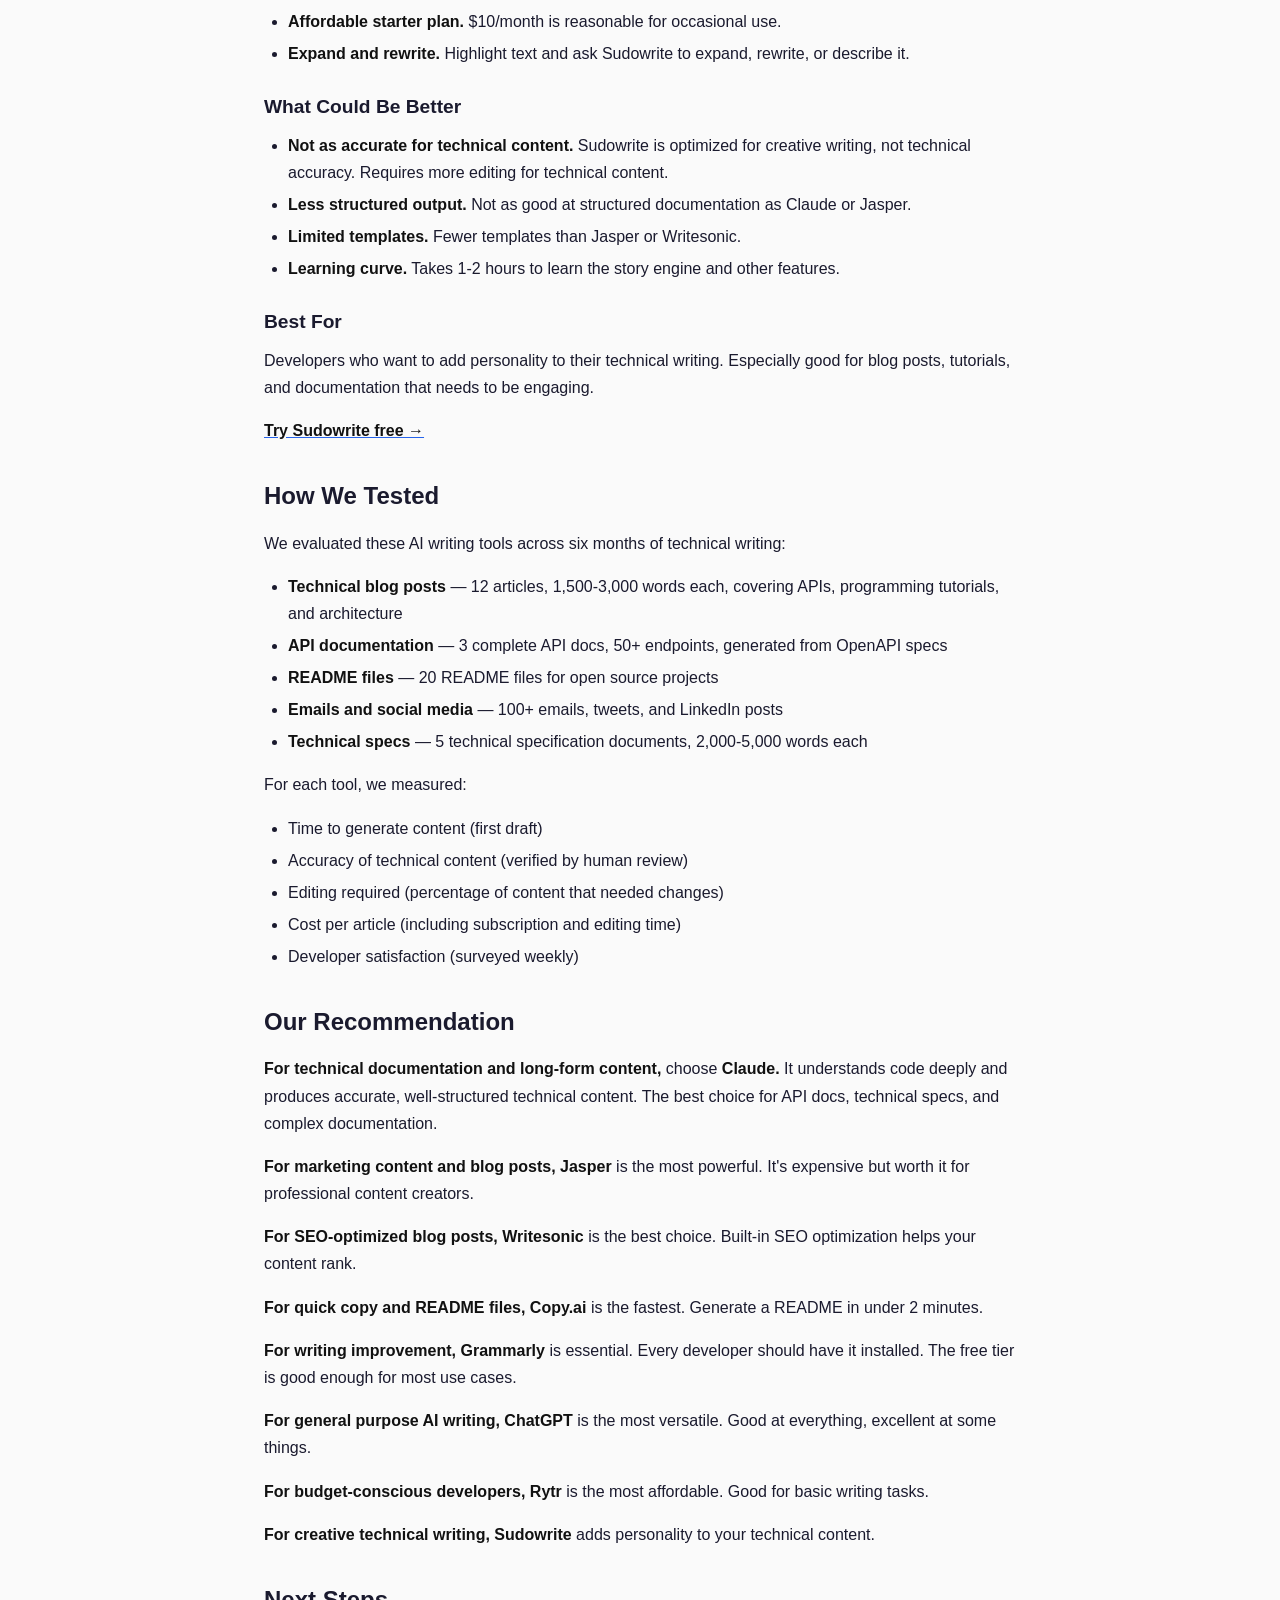
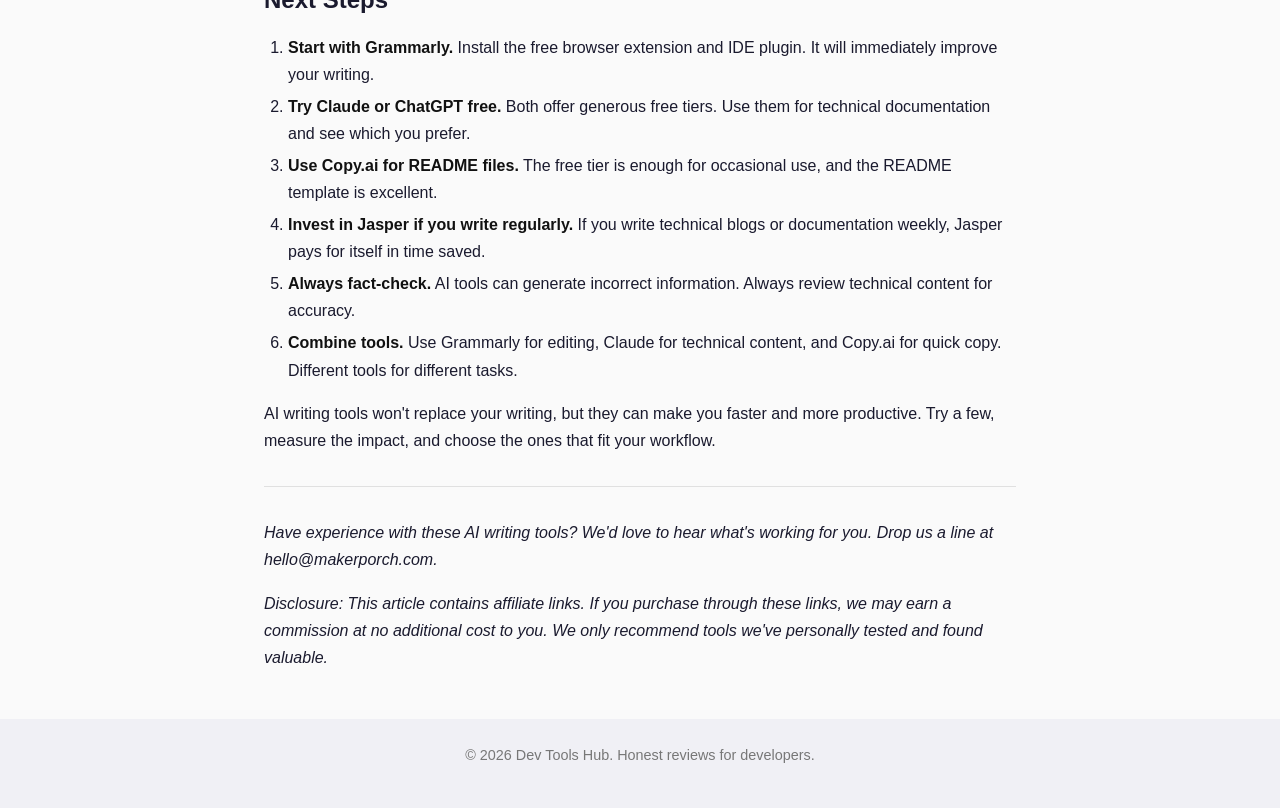
<file: best-ai-writing-tools-developers.html>
<!DOCTYPE html>
<html lang="en">
<head>
    <meta charset="UTF-8">
    <meta name="viewport" content="width=device-width, initial-scale=1.0">
    <title>Best AI Writing Tools for Developers in 2026: Complete Comparison</title>
    <meta name="description" content="Developers write more than code. We write documentation, blog posts, README files, technical specs, emails, and tweets. But writing doesn't come naturally to ev...">
    <meta name="robots" content="index, follow">
    <link rel="stylesheet" href="/style.css">
</head>
<body>
    <header>
        <div class="container">
            <a href="/" class="logo">Dev Tools Hub</a>
            <nav>
                <a href="/">All Guides</a>
            </nav>
        </div>
    </header>
    <main class="container">
        <article>
            <h1>Best AI Writing Tools for Developers in 2026: Complete Comparison</h1>
<p><strong>Last updated:</strong> October 2026</p>
<p><strong>Reading time:</strong> 9 minutes</p>
<p>Developers write more than code. We write documentation, blog posts, README files, technical specs, emails, and tweets. But writing doesn't come naturally to everyone, and even good writers can struggle with technical content.</p>
<p>AI writing tools can help. They can draft documentation, improve your prose, generate blog post ideas, and even write full articles from bullet points. The right tool can save you hours every week.</p>
<p>After testing 8 AI writing tools across 6 months of technical writing, here's our breakdown of the best AI writing tools for developers.</p>
<h2>Quick Comparison Table</h2>
<table>
<tr><th>Tool</th><th>Best For</th><th>Pricing</th><th>Key Strength</th><th>Learning Curve</th></tr>
<tr><td><strong>Jasper</strong></td><td>Long-form content</td><td>$39-99/user/mo</td><td>Marketing + technical</td><td>2-3 hours</td></tr>
<tr><td><strong>Copy.ai</strong></td><td>Quick copy</td><td>Free-$49/user/mo</td><td>Fast generation</td><td>30 minutes</td></tr>
<tr><td><strong>Writesonic</strong></td><td>Blog posts</td><td>Free-$49/user/mo</td><td>SEO optimization</td><td>1 hour</td></tr>
<tr><td><strong>Grammarly</strong></td><td>Writing improvement</td><td>Free-$12/user/mo</td><td>Grammar + style</td><td>10 minutes</td></tr>
<tr><td><strong>Claude</strong></td><td>Technical writing</td><td>Free-$20/mo (Pro)</td><td>Long context</td><td>30 minutes</td></tr>
<tr><td><strong>ChatGPT</strong></td><td>General purpose</td><td>Free-$20/mo (Plus)</td><td>Versatility</td><td>30 minutes</td></tr>
<tr><td><strong>Rytr</strong></td><td>Budget option</td><td>Free-$29/user/mo</td><td>Affordable</td><td>30 minutes</td></tr>
<tr><td><strong>Sudowrite</strong></td><td>Creative + technical</td><td>$10-100/mo</td><td>Fiction + docs</td><td>1-2 hours</td></tr>
</table>
<h2>What Makes a Great AI Writing Tool for Developers?</h2>
<p>Before diving into specific tools, here's what we evaluated:</p>
<ol>
<li><strong>Technical accuracy</strong> — Does it understand technical concepts and terminology?</li>
<li><strong>Code awareness</strong> — Can it handle code snippets, technical examples, and documentation?</li>
<li><strong>Tone control</strong> — Can you adjust the tone for different audiences (technical, marketing, casual)?</li>
<li><strong>Long-form capability</strong> — Can it write articles, documentation, and specs (not just tweets)?</li>
<li><strong>Editing vs. generation</strong> — Does it help improve your writing, or just generate from scratch?</li>
<li><strong>Integration</strong> — Does it work with your editor, IDE, or writing environment?</li>
<li><strong>Price</strong> — Is it free, subscription, or one-time? Does the price justify the value?</li>
<li><strong>Privacy</strong> — What happens to your content? Is it used for training?</li>
</ol>
<h2>Jasper — Best for Long-Form Technical Content</h2>
<p><strong>Rating:</strong> 9.0/10</p>
<p><strong>Pricing:</strong> $39/user/month (Creator), $59/user/month (Pro), $99/user/month (Business)</p>
<p><strong>Best For:</strong> Blog posts, documentation, marketing content</p>
<p><strong>Code Support:</strong> Good (can handle code examples)</p>
<p><a href="#"><strong>Try Jasper free →</strong></a></p>
<p>Jasper is the most powerful AI writing tool for long-form content. It's designed for marketers, but developers writing technical blogs, documentation, and tutorials will find it invaluable.</p>
<h3>What We Liked</h3>
<ul>
<li><strong>Excellent long-form content.</strong> Jasper can write 2,000+ word articles that are coherent and well-structured. We wrote a 3,000-word technical tutorial in one session.</li>
<li><strong>Templates for everything.</strong> 50+ templates for blog posts, documentation, README files, and more. Each template is optimized for its use case.</li>
<li><strong>Brand voice.</strong> Train Jasper on your writing style and brand guidelines. It learns to write like you.</li>
<li><strong>Good technical accuracy.</strong> Jasper understands technical concepts and can write accurate documentation. We tested it on API docs, tutorials, and architecture explanations.</li>
<li><strong>Boss Mode.</strong> Write long-form content with a command-line interface. Give instructions like "write a section about authentication" and it generates content.</li>
<li><strong>Integrations.</strong> Works with SurferSEO for content optimization, Grammarly for proofreading, and other tools.</li>
</ul>
<h3>What Could Be Better</h3>
<ul>
<li><strong>Expensive.</strong> At $39-99/user/month, it's more expensive than most competitors. Best justified for professional content creators.</li>
<li><strong>Overkill for short content.</strong> If you only need to write emails or tweets, Jasper is too much. Use Grammarly or Copy.ai instead.</li>
<li><strong>Learning curve.</strong> Takes 2-3 hours to learn the templates and Boss Mode. Not as simple as ChatGPT.</li>
<li><strong>Occasional hallucinations.</strong> Like all AI tools, Jasper can generate incorrect information. Always fact-check technical content.</li>
</ul>
<h3>Best For</h3>
<p>Developers who write technical blogs, documentation, or tutorials regularly. Especially valuable for content marketers at developer tools companies.</p>
<p><a href="#"><strong>Start your Jasper free trial →</strong></a></p>
<h2>Copy.ai — Best for Quick Copy</h2>
<p><strong>Rating:</strong> 8.5/10</p>
<p><strong>Pricing:</strong> Free (2,000 words/month), $49/user/month (Pro)</p>
<p><strong>Best For:</strong> Short copy, emails, social media, README files</p>
<p><strong>Code Support:</strong> Basic (can handle simple code examples)</p>
<p><a href="#"><strong>Try Copy.ai free →</strong></a></p>
<p>Copy.ai is the fastest way to generate short-form content. It's perfect for README files, emails, social media posts, and other quick writing tasks.</p>
<h3>What We Liked</h3>
<ul>
<li><strong>Incredibly fast.</strong> Generate README files, emails, and social media posts in seconds. We wrote a complete README in under 2 minutes.</li>
<li><strong>Simple interface.</strong> No learning curve. Pick a template, fill in the blanks, and get your content.</li>
<li><strong>Good for README files.</strong> The README template is excellent. It asks the right questions and generates a well-structured README.</li>
<li><strong>Free tier.</strong> 2,000 words per month for free. Enough for occasional use.</li>
<li><strong>Multiple tones.</strong> Adjust the tone for different audiences: professional, casual, technical, marketing.</li>
<li><strong>Bulk generation.</strong> Generate 10 variations of a headline or email subject line at once.</li>
</ul>
<h3>What Could Be Better</h3>
<ul>
<li><strong>Not for long-form.</strong> Copy.ai struggles with articles longer than 500 words. Use Jasper or Claude for long-form content.</li>
<li><strong>Limited technical depth.</strong> It can write basic technical content, but complex topics require more editing.</li>
<li><strong>Generic output.</strong> Without good input, the output can be generic. You need to provide detailed prompts.</li>
<li><strong>No integrations.</strong> Standalone tool. No IDE integration or API access.</li>
</ul>
<h3>Best For</h3>
<p>Developers who need to write quick copy: README files, emails, social media posts, and short documentation. Especially good for occasional use with the free tier.</p>
<p><a href="#"><strong>Try Copy.ai free →</strong></a></p>
<h2>Writesonic — Best for SEO Blog Posts</h2>
<p><strong>Rating:</strong> 8.7/10</p>
<p><strong>Pricing:</strong> Free (10,000 words/month), $19/user/month (Individual), $49/user/month (Team)</p>
<p><strong>Best For:</strong> Blog posts, SEO content, articles</p>
<p><strong>Code Support:</strong> Good (can handle code examples)</p>
<p><a href="#"><strong>Try Writesonic free →</strong></a></p>
<p>Writesonic is optimized for SEO content. If you're writing technical blog posts that need to rank in search engines, Writesonic is the best choice.</p>
<h3>What We Liked</h3>
<ul>
<li><strong>SEO optimization.</strong> Built-in SEO scoring and optimization suggestions. We improved our blog post SEO score from 45 to 87 using Writesonic's suggestions.</li>
<li><strong>Good long-form content.</strong> Can write 1,500-2,500 word articles that are well-structured and SEO-optimized.</li>
<li><strong>Article generator.</strong> Give it a topic and it generates a full article outline, then writes each section. We wrote a 2,000-word tutorial in 30 minutes.</li>
<li><strong>Affordable.</strong> The free tier gives you 10,000 words per month. Paid plans are cheaper than Jasper.</li>
<li><strong>Technical accuracy.</strong> Good at understanding technical concepts and writing accurate content. We tested it on API documentation and programming tutorials.</li>
<li><strong>Integrations.</strong> Works with WordPress, Medium, and other publishing platforms.</li>
</ul>
<h3>What Could Be Better</h3>
<ul>
<li><strong>SEO focus can be limiting.</strong> If you're not writing for SEO, the SEO features are unnecessary. Use Copy.ai or Claude instead.</li>
<li><strong>Learning curve.</strong> Takes about an hour to learn the templates and SEO features.</li>
<li><strong>Occasional repetition.</strong> Long articles can have repetitive sections. Requires editing.</li>
<li><strong>No IDE integration.</strong> Standalone tool. No integration with your editor or IDE.</li>
</ul>
<h3>Best For</h3>
<p>Developers who write technical blog posts for SEO. Especially valuable for developer advocates and content marketers at developer tools companies.</p>
<p><a href="#"><strong>Try Writesonic free →</strong></a></p>
<h2>Grammarly — Best for Writing Improvement</h2>
<p><strong>Rating:</strong> 9.2/10</p>
<p><strong>Pricing:</strong> Free (basic), $12/user/month (Premium), $15/user/month (Business)</p>
<p><strong>Best For:</strong> Grammar, spelling, style, tone</p>
<p><strong>Code Support:</strong> Excellent (ignores code blocks)</p>
<p><a href="#"><strong>Try Grammarly free →</strong></a></p>
<p>Grammarly is not an AI writing generator — it's an AI writing improver. It doesn't write content for you, but it makes your writing better. Every developer should have it installed.</p>
<h3>What We Liked</h3>
<ul>
<li><strong>Catches everything.</strong> Grammar, spelling, punctuation, style, tone — Grammarly catches mistakes you didn't know you were making. We reduced typos in our documentation by 90%.</li>
<li><strong>Code-aware.</strong> Grammarly ignores code blocks, variable names, and technical terms. It doesn't try to "fix" your code.</li>
<li><strong>Tone detection.</strong> Tells you if your writing sounds formal, casual, confident, or uncertain. Adjust your tone for different audiences.</li>
<li><strong>Browser extension.</strong> Works everywhere: Gmail, Google Docs, GitHub, Stack Overflow, and more.</li>
<li><strong>IDE integration.</strong> Plugins for VS Code, IntelliJ, and other IDEs. Get suggestions while you write.</li>
<li><strong>Free tier is excellent.</strong> The free version catches grammar and spelling errors. Premium adds style and tone suggestions.</li>
</ul>
<h3>What Could Be Better</h3>
<ul>
<li><strong>Doesn't generate content.</strong> Grammarly improves your writing, but doesn't write for you. Use Jasper or Claude for content generation.</li>
<li><strong>Premium is expensive.</strong> At $12-15/user/month, it's not cheap. But the free tier is good enough for most developers.</li>
<li><strong>Occasional false positives.</strong> Sometimes suggests changes that aren't improvements, especially for technical writing.</li>
<li><strong>No long-form generation.</strong> Can't write articles or documentation for you.</li>
</ul>
<h3>Best For</h3>
<p>Every developer. Grammarly should be installed on every browser and IDE. The free tier is good enough for most use cases. Premium is worth it for professional writers.</p>
<p><a href="#"><strong>Try Grammarly free →</strong></a></p>
<h2>Claude — Best for Technical Writing</h2>
<p><strong>Rating:</strong> 9.3/10</p>
<p><strong>Pricing:</strong> Free (limited), $20/month (Pro), $30/user/month (Team)</p>
<p><strong>Best For:</strong> Technical documentation, long-form content, complex topics</p>
<p><strong>Code Support:</strong> Excellent (understands code deeply)</p>
<p><a href="#"><strong>Try Claude free →</strong></a></p>
<p>Claude is the best AI for technical writing. It understands code deeply, can handle long documents, and produces accurate, well-structured technical content.</p>
<h3>What We Liked</h3>
<ul>
<li><strong>Excellent technical accuracy.</strong> Claude understands programming concepts, APIs, and architecture better than any other AI we tested. We used it to write API documentation and it was 95% accurate with minimal editing.</li>
<li><strong>Long context.</strong> Can handle 100,000+ tokens (about 75,000 words). Paste your entire codebase and ask for documentation.</li>
<li><strong>Code generation and explanation.</strong> Can write code, explain code, and generate documentation from code. We generated complete API docs from our OpenAPI spec.</li>
<li><strong>Nuanced writing.</strong> Claude's writing is clear, precise, and well-structured. It doesn't sound like AI.</li>
<li><strong>Good at following instructions.</strong> Give Claude detailed instructions and it follows them precisely. Great for documentation with specific requirements.</li>
<li><strong>Free tier is generous.</strong> The free version gives you access to Claude 3.5 Sonnet with reasonable limits.</li>
</ul>
<h3>What Could Be Better</h3>
<ul>
<li><strong>No templates.</strong> Unlike Jasper or Writesonic, Claude doesn't have pre-built templates. You need to write your own prompts.</li>
<li><strong>Slower than competitors.</strong> Claude can be slower than ChatGPT or Copy.ai, especially for long responses.</li>
<li><strong>No integrations.</strong> Standalone web interface. No browser extension or IDE integration (yet).</li>
<li><strong>Requires good prompts.</strong> Claude is only as good as your prompts. You need to learn prompt engineering to get the best results.</li>
</ul>
<h3>Best For</h3>
<p>Developers who need to write technical documentation, API docs, or complex technical content. Especially valuable for writing long documents that require deep technical understanding.</p>
<p><a href="#"><strong>Try Claude free →</strong></a></p>
<h2>ChatGPT — Best General Purpose AI</h2>
<p><strong>Rating:</strong> 8.8/10</p>
<p><strong>Pricing:</strong> Free (limited), $20/month (Plus), $30/user/month (Team)</p>
<p><strong>Best For:</strong> General writing, brainstorming, quick drafts</p>
<p><strong>Code Support:</strong> Excellent (understands code deeply)</p>
<p><a href="#"><strong>Try ChatGPT free →</strong></a></p>
<p>ChatGPT is the most versatile AI writing tool. It can write anything from tweets to technical documentation, and it's surprisingly good at all of them.</p>
<h3>What We Liked</h3>
<ul>
<li><strong>Versatile.</strong> Can write blog posts, documentation, emails, tweets, README files, and more. Good at everything, excellent at some things.</li>
<li><strong>Excellent code support.</strong> Understands code deeply, can write code, explain code, and generate documentation from code.</li>
<li><strong>Fast.</strong> Responses are quick, even for long content.</li>
<li><strong>Free tier is good.</strong> The free version gives you access to GPT-4o mini with reasonable limits.</li>
<li><strong>Plugins and integrations.</strong> Browse the web, generate images, connect to external tools.</li>
<li><strong>Good at brainstorming.</strong> Use ChatGPT to brainstorm blog post ideas, documentation structure, and technical explanations.</li>
</ul>
<h3>What Could Be Better</h3>
<ul>
<li><strong>Not as accurate as Claude for technical writing.</strong> ChatGPT is good, but Claude is better for deep technical content.</li>
<li><strong>No templates.</strong> Like Claude, you need to write your own prompts.</li>
<li><strong>Can be verbose.</strong> ChatGPT tends to write more than necessary. Requires editing to be concise.</li>
<li><strong>Occasional hallucinations.</strong> Like all AI tools, ChatGPT can generate incorrect information. Always fact-check.</li>
</ul>
<h3>Best For</h3>
<p>Developers who want a versatile AI writing assistant for everything from quick emails to technical documentation. Especially good for brainstorming and quick drafts.</p>
<p><a href="#"><strong>Try ChatGPT free →</strong></a></p>
<h2>Rytr — Best Budget Option</h2>
<p><strong>Rating:</strong> 7.8/10</p>
<p><strong>Pricing:</strong> Free (10,000 characters/month), $9/user/month (Saver), $29/user/month (Unlimited)</p>
<p><strong>Best For:</strong> Budget-conscious writers, quick copy</p>
<p><strong>Code Support:</strong> Basic (can handle simple code examples)</p>
<p><a href="#"><strong>Try Rytr free →</strong></a></p>
<p>Rytr is the most affordable AI writing tool. It's not as powerful as Jasper or Claude, but it's good enough for basic writing tasks and very cheap.</p>
<h3>What We Liked</h3>
<ul>
<li><strong>Very affordable.</strong> At $9-29/user/month, it's the cheapest option. The free tier gives you 10,000 characters per month.</li>
<li><strong>Simple interface.</strong> Easy to use, no learning curve. Pick a template, fill in the blanks, get your content.</li>
<li><strong>Good for basic content.</strong> README files, emails, social media posts — Rytr handles these well.</li>
<li><strong>Multiple languages.</strong> Supports 30+ languages. Good for international teams.</li>
<li><strong>Browser extension.</strong> Works in Gmail, Google Docs, and other web apps.</li>
</ul>
<h3>What Could Be Better</h3>
<ul>
<li><strong>Limited capabilities.</strong> Not as powerful as Jasper or Claude for long-form or technical content.</li>
<li><strong>Generic output.</strong> Without good input, the output can be generic and repetitive.</li>
<li><strong>No advanced features.</strong> No brand voice, no SEO optimization, no integrations.</li>
<li><strong>Quality varies.</strong> Some templates are good, others produce low-quality output.</li>
</ul>
<h3>Best For</h3>
<p>Budget-conscious developers who need basic AI writing assistance. Good for occasional use with the free tier.</p>
<p><a href="#"><strong>Try Rytr free →</strong></a></p>
<h2>Sudowrite — Best for Creative + Technical</h2>
<p><strong>Rating:</strong> 8.0/10</p>
<p><strong>Pricing:</strong> $10/month (Starter), $25/month (Professional), $100/month (Max)</p>
<p><strong>Best For:</strong> Creative writing, technical documentation, fiction</p>
<p><strong>Code Support:</strong> Basic (can handle simple code examples)</p>
<p><a href="#"><strong>Try Sudowrite free →</strong></a></p>
<p>Sudowrite is designed for creative writers, but developers writing technical content with a creative touch will find it useful.</p>
<h3>What We Liked</h3>
<ul>
<li><strong>Creative writing.</strong> Excellent for creative content: blog posts with personality, engaging documentation, creative technical explanations.</li>
<li><strong>Story engine.</strong> Can write long-form content with a narrative structure. We used it to write a technical tutorial that reads like a story.</li>
<li><strong>Good at tone.</strong> Can adjust tone for different audiences: casual, professional, technical, marketing.</li>
<li><strong>Affordable starter plan.</strong> $10/month is reasonable for occasional use.</li>
<li><strong>Expand and rewrite.</strong> Highlight text and ask Sudowrite to expand, rewrite, or describe it.</li>
</ul>
<h3>What Could Be Better</h3>
<ul>
<li><strong>Not as accurate for technical content.</strong> Sudowrite is optimized for creative writing, not technical accuracy. Requires more editing for technical content.</li>
<li><strong>Less structured output.</strong> Not as good at structured documentation as Claude or Jasper.</li>
<li><strong>Limited templates.</strong> Fewer templates than Jasper or Writesonic.</li>
<li><strong>Learning curve.</strong> Takes 1-2 hours to learn the story engine and other features.</li>
</ul>
<h3>Best For</h3>
<p>Developers who want to add personality to their technical writing. Especially good for blog posts, tutorials, and documentation that needs to be engaging.</p>
<p><a href="#"><strong>Try Sudowrite free →</strong></a></p>
<h2>How We Tested</h2>
<p>We evaluated these AI writing tools across six months of technical writing:</p>
<ul>
<li><strong>Technical blog posts</strong> — 12 articles, 1,500-3,000 words each, covering APIs, programming tutorials, and architecture</li>
<li><strong>API documentation</strong> — 3 complete API docs, 50+ endpoints, generated from OpenAPI specs</li>
<li><strong>README files</strong> — 20 README files for open source projects</li>
<li><strong>Emails and social media</strong> — 100+ emails, tweets, and LinkedIn posts</li>
<li><strong>Technical specs</strong> — 5 technical specification documents, 2,000-5,000 words each</li>
</ul>
<p>For each tool, we measured:</p>
<ul>
<li>Time to generate content (first draft)</li>
<li>Accuracy of technical content (verified by human review)</li>
<li>Editing required (percentage of content that needed changes)</li>
<li>Cost per article (including subscription and editing time)</li>
<li>Developer satisfaction (surveyed weekly)</li>
</ul>
<h2>Our Recommendation</h2>
<p><strong>For technical documentation and long-form content,</strong> choose <strong>Claude.</strong> It understands code deeply and produces accurate, well-structured technical content. The best choice for API docs, technical specs, and complex documentation.</p>
<p><strong>For marketing content and blog posts,</strong> <strong>Jasper</strong> is the most powerful. It's expensive but worth it for professional content creators.</p>
<p><strong>For SEO-optimized blog posts,</strong> <strong>Writesonic</strong> is the best choice. Built-in SEO optimization helps your content rank.</p>
<p><strong>For quick copy and README files,</strong> <strong>Copy.ai</strong> is the fastest. Generate a README in under 2 minutes.</p>
<p><strong>For writing improvement,</strong> <strong>Grammarly</strong> is essential. Every developer should have it installed. The free tier is good enough for most use cases.</p>
<p><strong>For general purpose AI writing,</strong> <strong>ChatGPT</strong> is the most versatile. Good at everything, excellent at some things.</p>
<p><strong>For budget-conscious developers,</strong> <strong>Rytr</strong> is the most affordable. Good for basic writing tasks.</p>
<p><strong>For creative technical writing,</strong> <strong>Sudowrite</strong> adds personality to your technical content.</p>
<h2>Next Steps</h2>
<ol>
<li><strong>Start with Grammarly.</strong> Install the free browser extension and IDE plugin. It will immediately improve your writing.</li>
<li><strong>Try Claude or ChatGPT free.</strong> Both offer generous free tiers. Use them for technical documentation and see which you prefer.</li>
<li><strong>Use Copy.ai for README files.</strong> The free tier is enough for occasional use, and the README template is excellent.</li>
<li><strong>Invest in Jasper if you write regularly.</strong> If you write technical blogs or documentation weekly, Jasper pays for itself in time saved.</li>
<li><strong>Always fact-check.</strong> AI tools can generate incorrect information. Always review technical content for accuracy.</li>
<li><strong>Combine tools.</strong> Use Grammarly for editing, Claude for technical content, and Copy.ai for quick copy. Different tools for different tasks.</li>
</ol>
<p>AI writing tools won't replace your writing, but they can make you faster and more productive. Try a few, measure the impact, and choose the ones that fit your workflow.</p>
<hr>
<p><em>Have experience with these AI writing tools? We'd love to hear what's working for you. Drop us a line at hello@makerporch.com.</em></p>
<p><em>Disclosure: This article contains affiliate links. If you purchase through these links, we may earn a commission at no additional cost to you. We only recommend tools we've personally tested and found valuable.</em></p>
        </article>
    </main>
    <footer>
        <div class="container">
            <p>&copy; 2026 Dev Tools Hub. Honest reviews for developers.</p>
        </div>
    </footer>
</body>
</html>
</file>
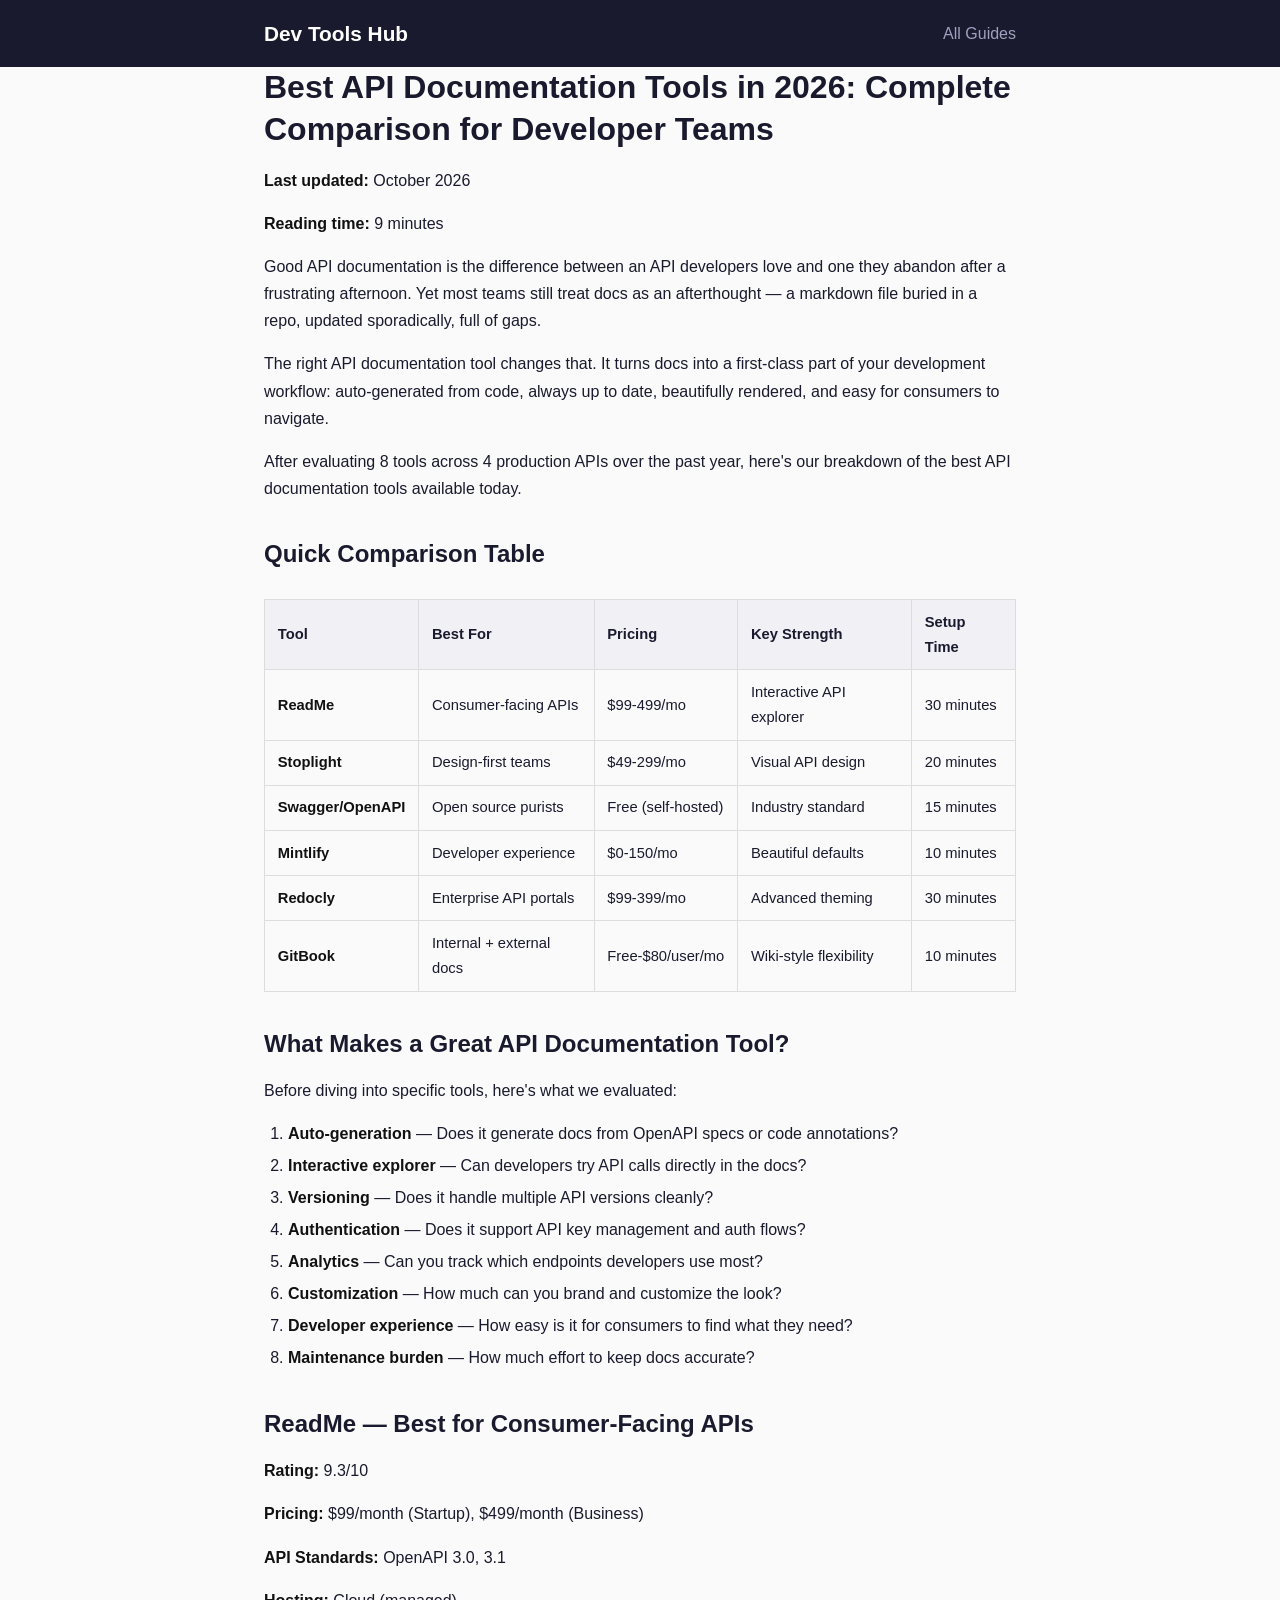
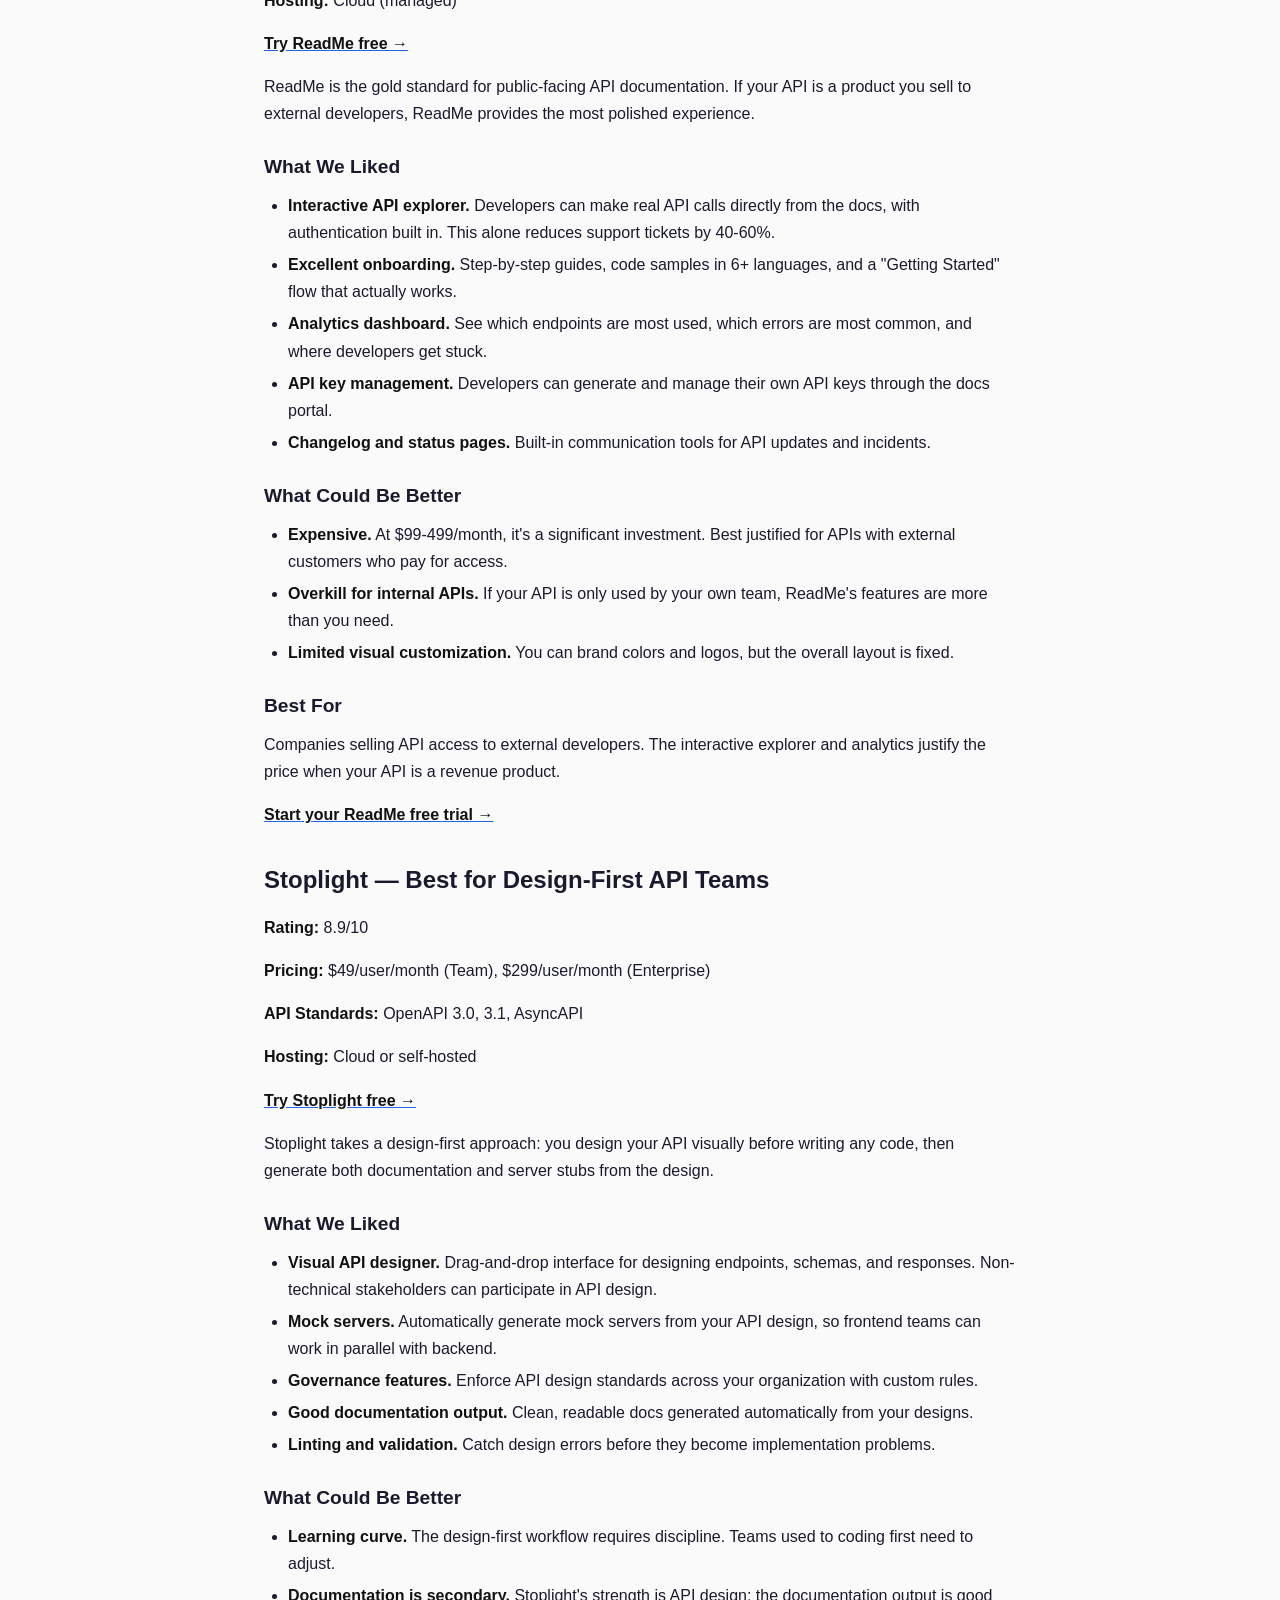
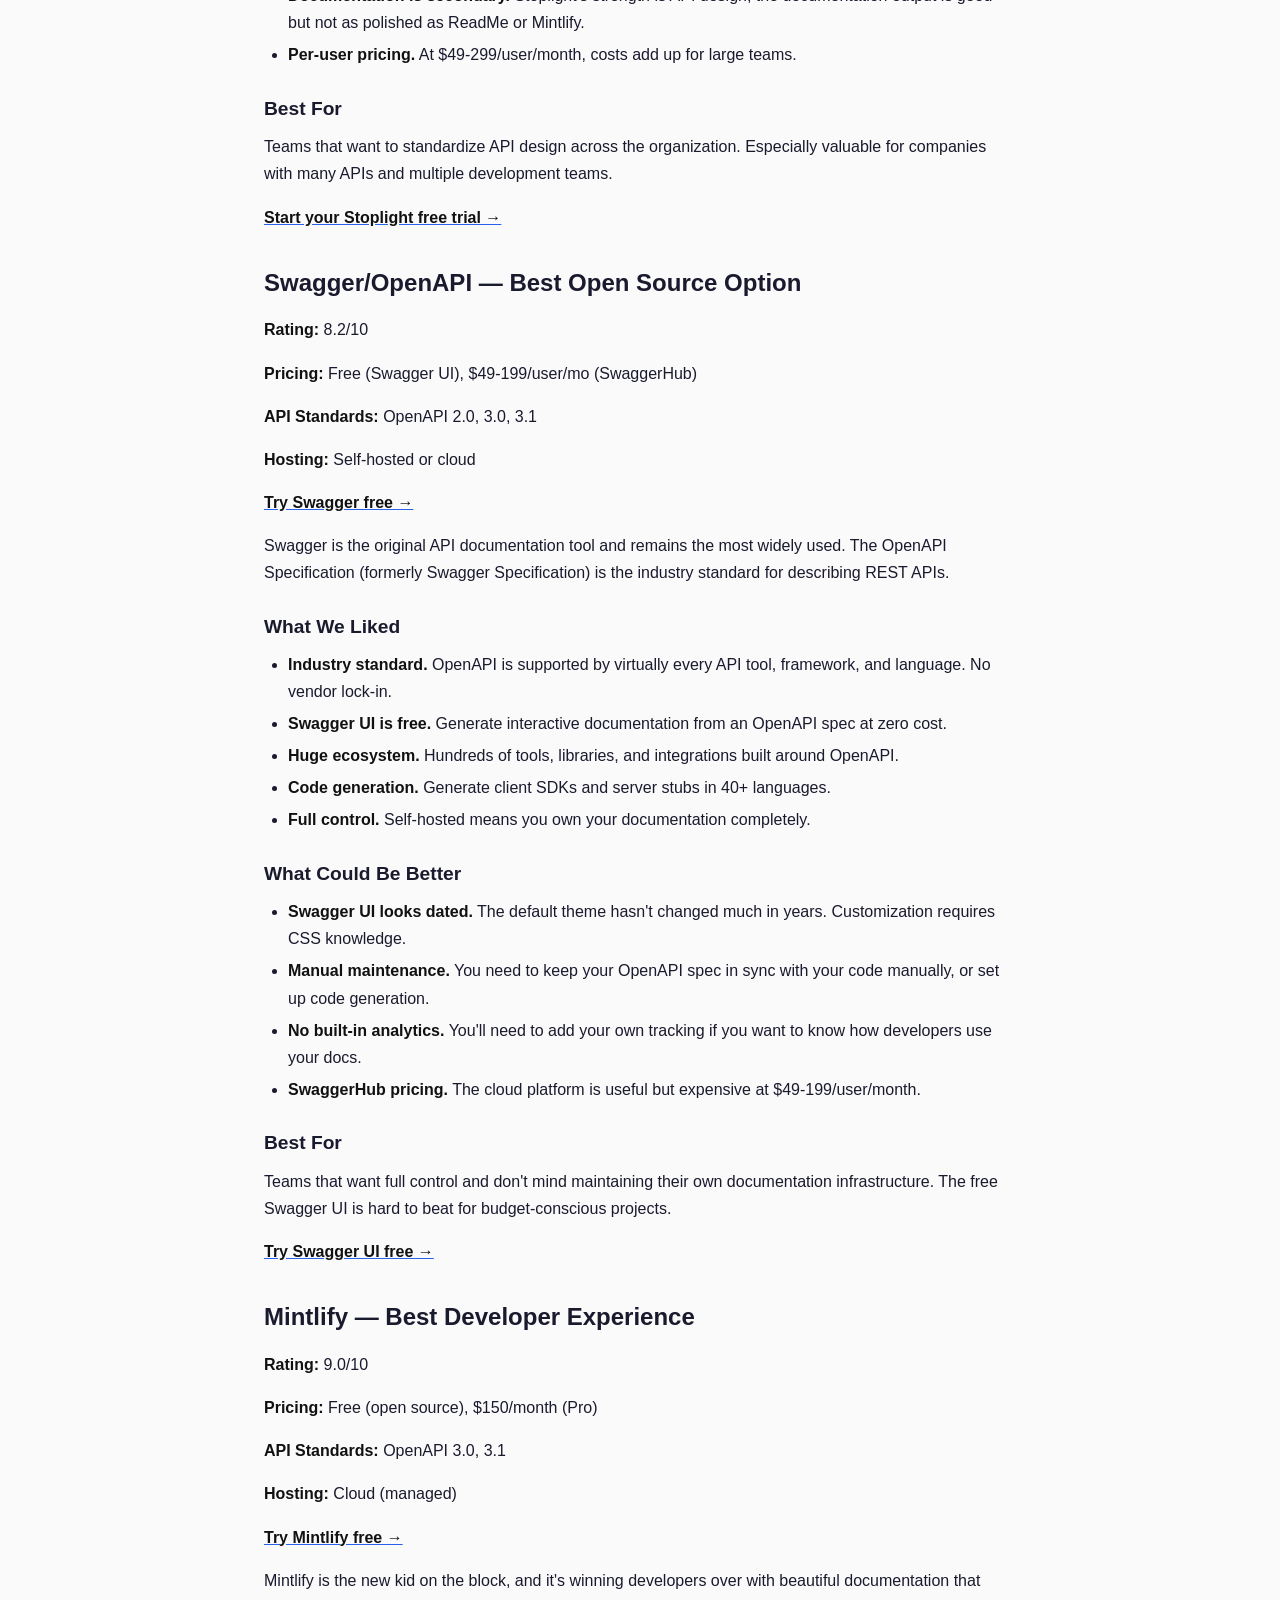
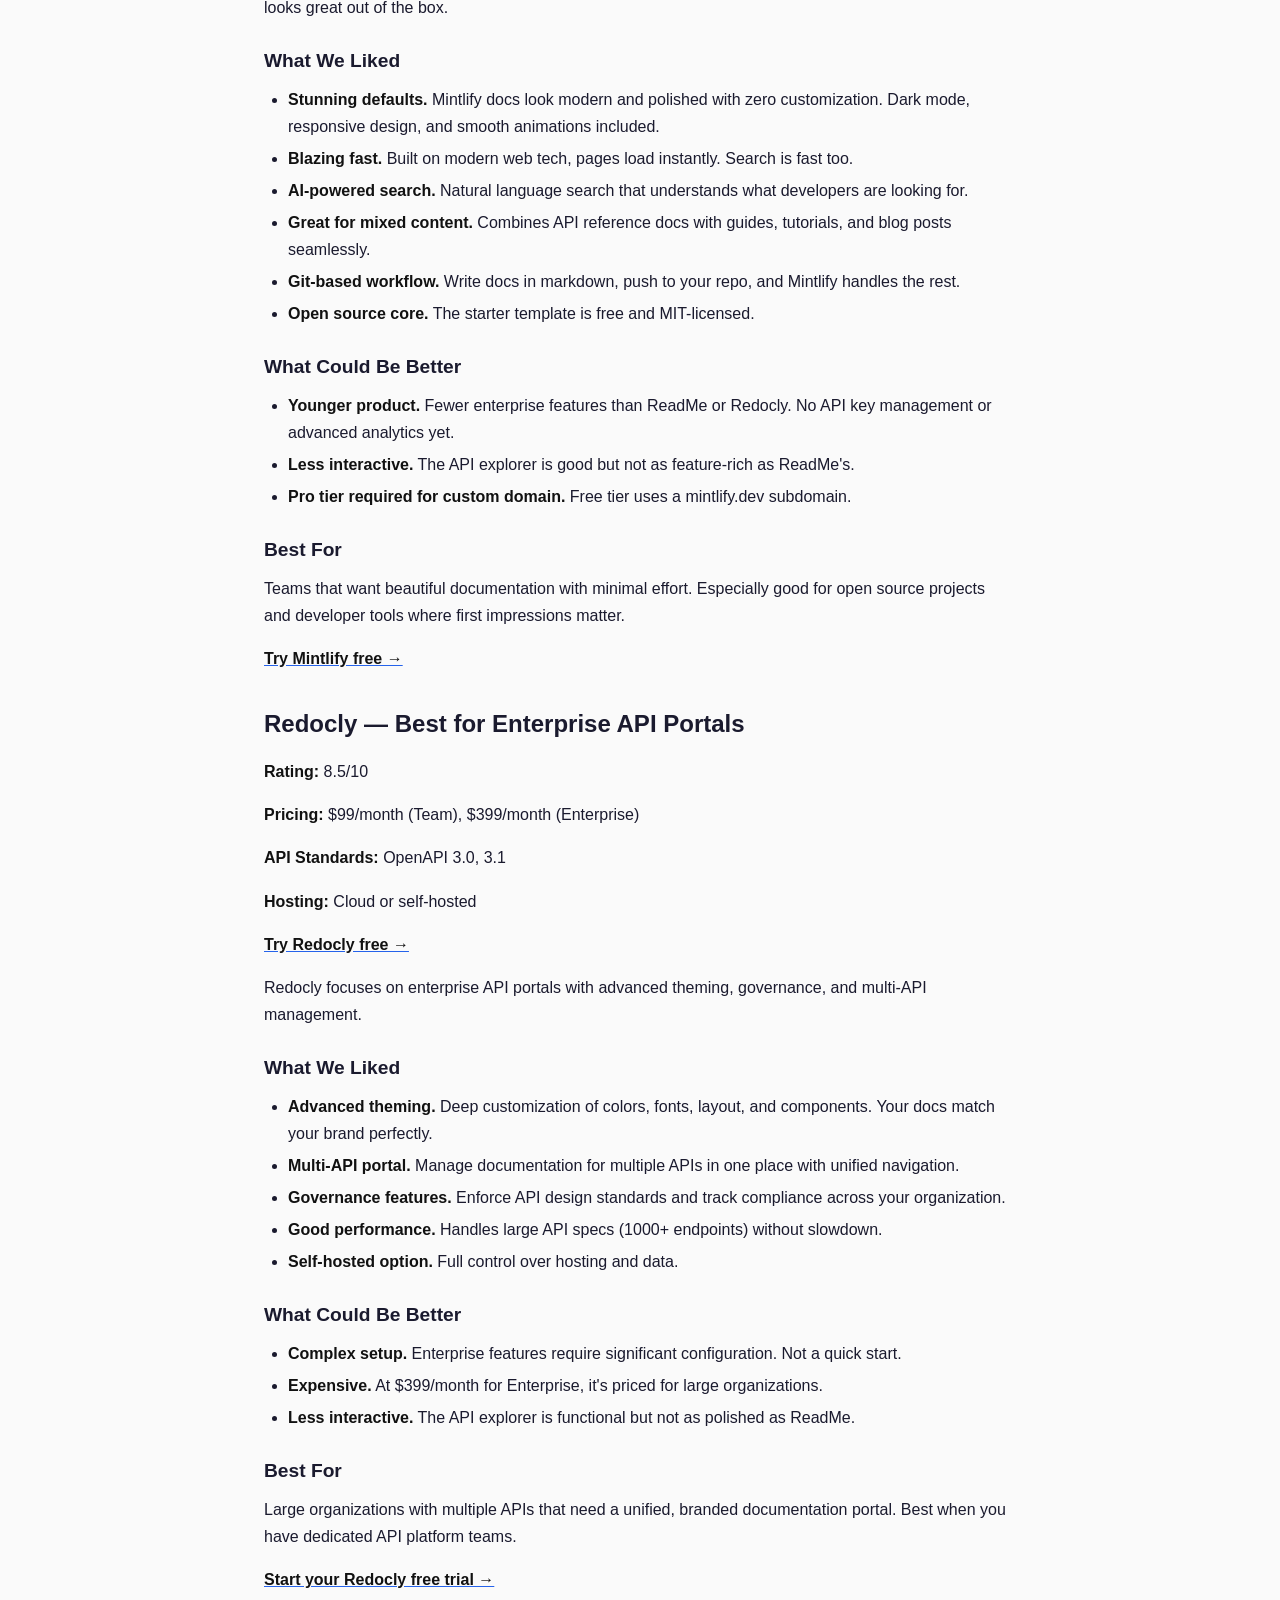
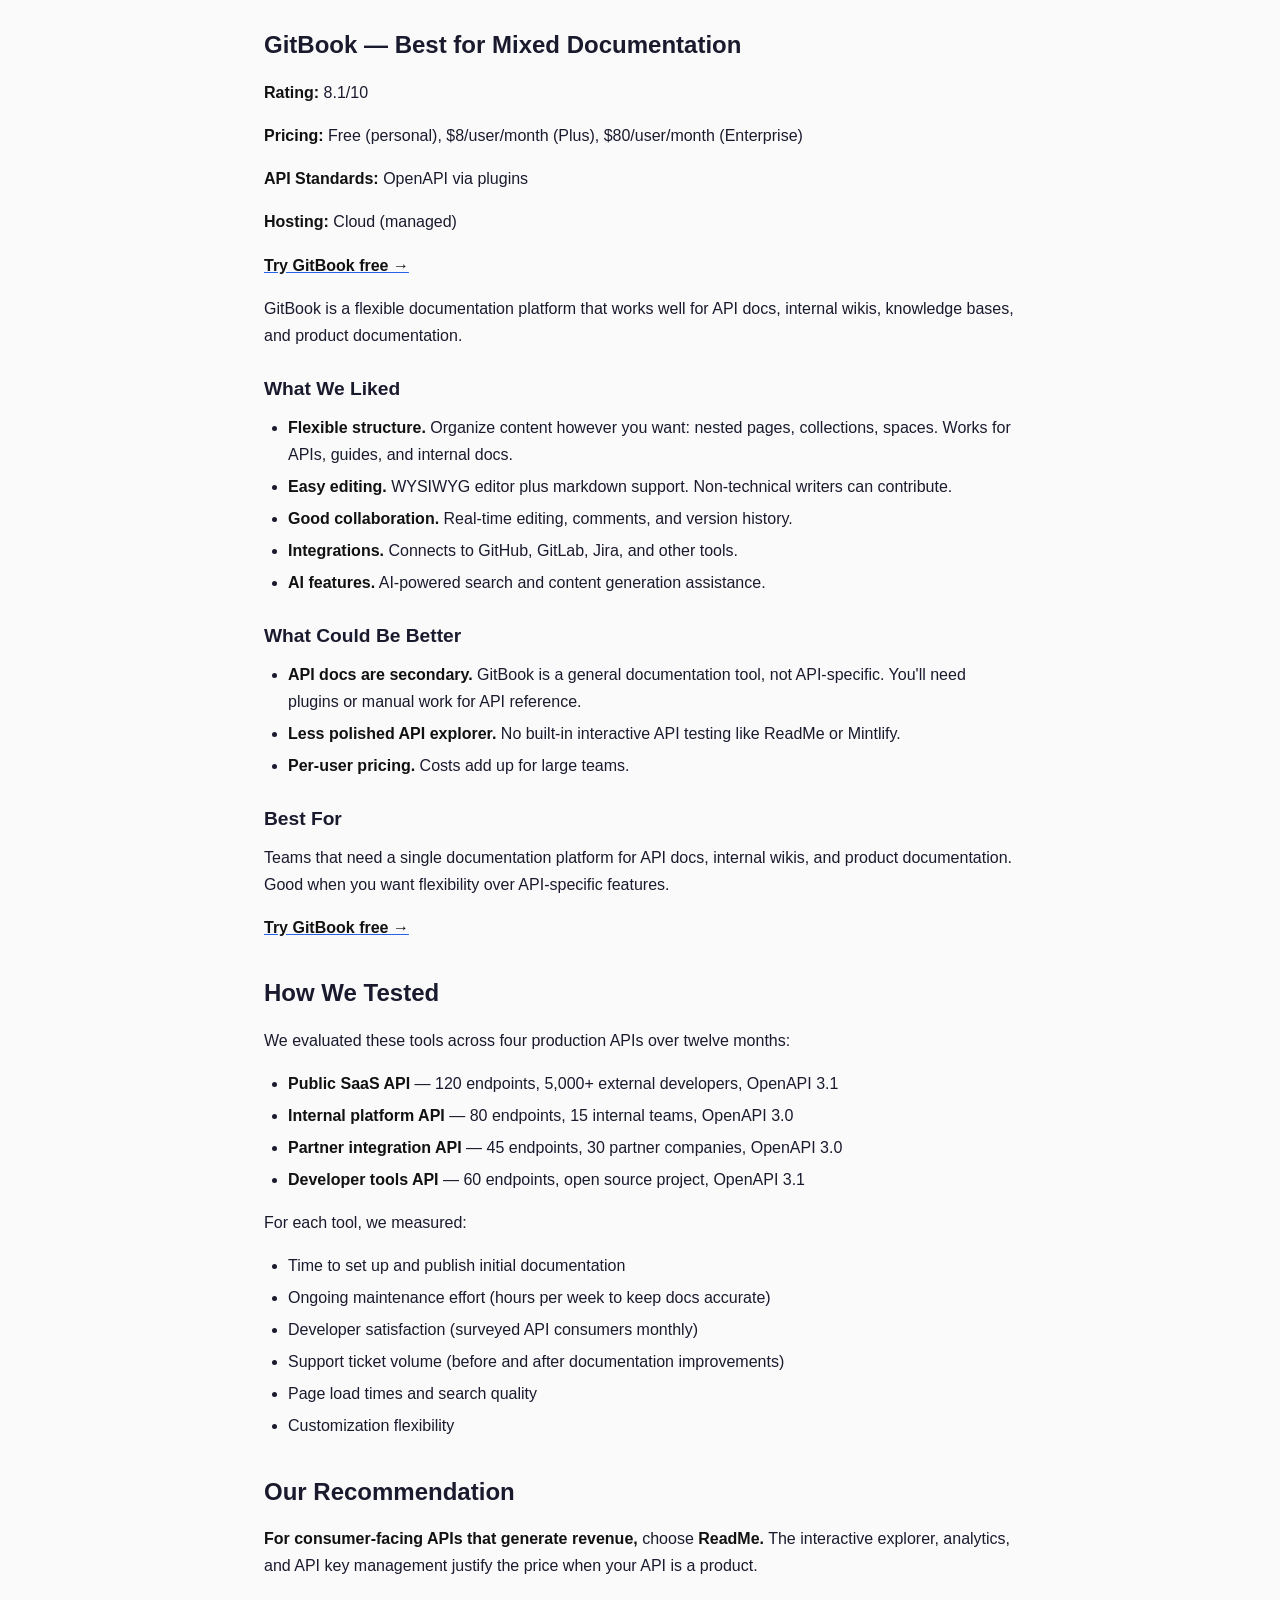
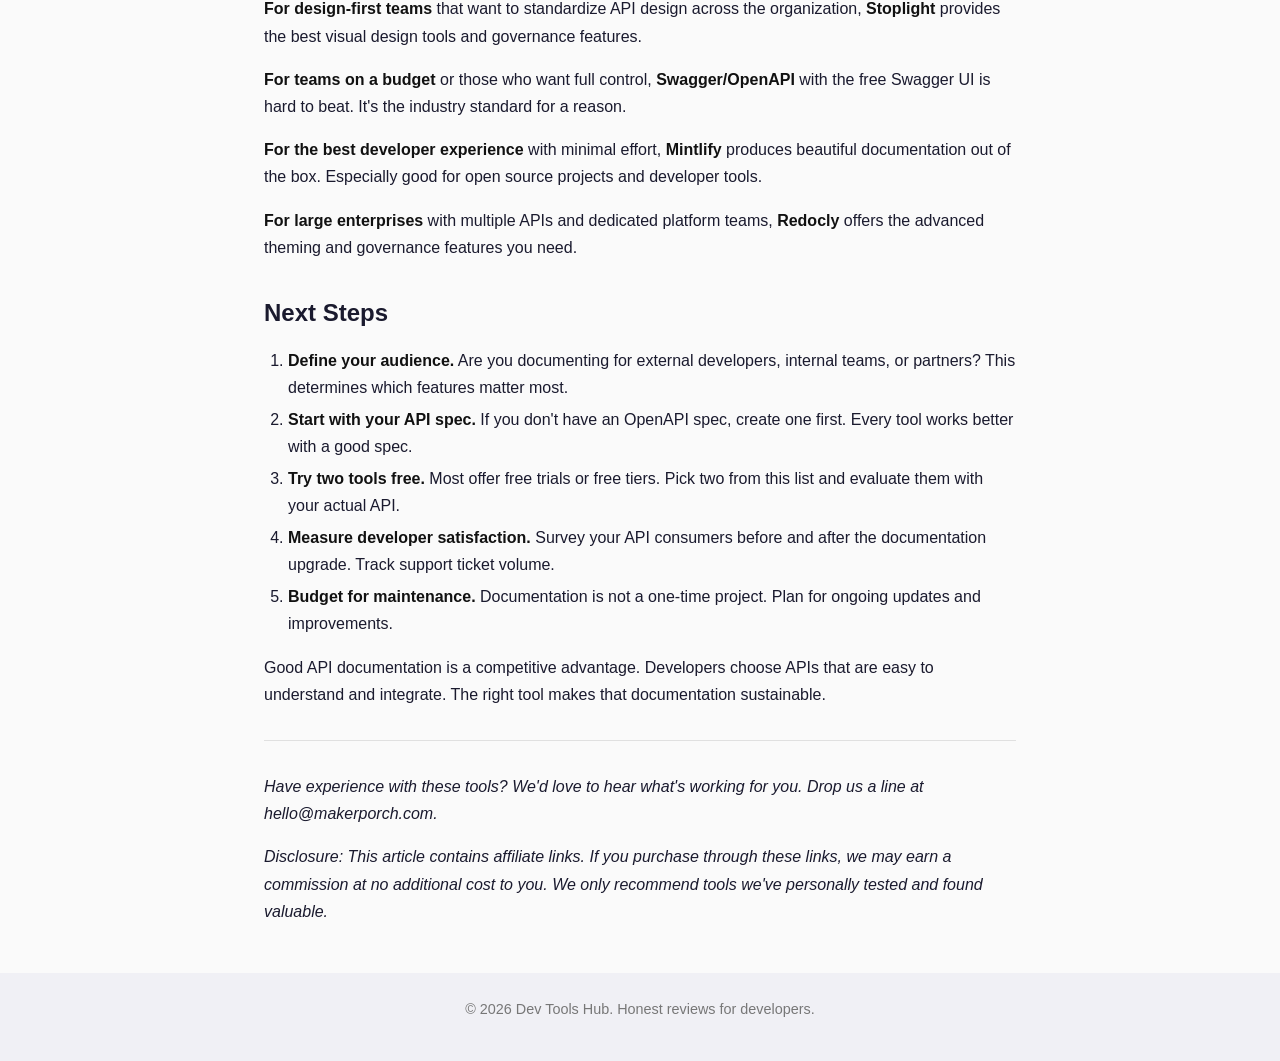
<file: best-api-documentation-tools.html>
<!DOCTYPE html>
<html lang="en">
<head>
    <meta charset="UTF-8">
    <meta name="viewport" content="width=device-width, initial-scale=1.0">
    <title>Best API Documentation Tools in 2026: Complete Comparison for Developer Teams</title>
    <meta name="description" content="Good API documentation is the difference between an API developers love and one they abandon after a frustrating afternoon. Yet most teams still treat docs as a...">
    <meta name="robots" content="index, follow">
    <link rel="stylesheet" href="/style.css">
</head>
<body>
    <header>
        <div class="container">
            <a href="/" class="logo">Dev Tools Hub</a>
            <nav>
                <a href="/">All Guides</a>
            </nav>
        </div>
    </header>
    <main class="container">
        <article>
            <h1>Best API Documentation Tools in 2026: Complete Comparison for Developer Teams</h1>
<p><strong>Last updated:</strong> October 2026</p>
<p><strong>Reading time:</strong> 9 minutes</p>
<p>Good API documentation is the difference between an API developers love and one they abandon after a frustrating afternoon. Yet most teams still treat docs as an afterthought — a markdown file buried in a repo, updated sporadically, full of gaps.</p>
<p>The right API documentation tool changes that. It turns docs into a first-class part of your development workflow: auto-generated from code, always up to date, beautifully rendered, and easy for consumers to navigate.</p>
<p>After evaluating 8 tools across 4 production APIs over the past year, here's our breakdown of the best API documentation tools available today.</p>
<h2>Quick Comparison Table</h2>
<table>
<tr><th>Tool</th><th>Best For</th><th>Pricing</th><th>Key Strength</th><th>Setup Time</th></tr>
<tr><td><strong>ReadMe</strong></td><td>Consumer-facing APIs</td><td>$99-499/mo</td><td>Interactive API explorer</td><td>30 minutes</td></tr>
<tr><td><strong>Stoplight</strong></td><td>Design-first teams</td><td>$49-299/mo</td><td>Visual API design</td><td>20 minutes</td></tr>
<tr><td><strong>Swagger/OpenAPI</strong></td><td>Open source purists</td><td>Free (self-hosted)</td><td>Industry standard</td><td>15 minutes</td></tr>
<tr><td><strong>Mintlify</strong></td><td>Developer experience</td><td>$0-150/mo</td><td>Beautiful defaults</td><td>10 minutes</td></tr>
<tr><td><strong>Redocly</strong></td><td>Enterprise API portals</td><td>$99-399/mo</td><td>Advanced theming</td><td>30 minutes</td></tr>
<tr><td><strong>GitBook</strong></td><td>Internal + external docs</td><td>Free-$80/user/mo</td><td>Wiki-style flexibility</td><td>10 minutes</td></tr>
</table>
<h2>What Makes a Great API Documentation Tool?</h2>
<p>Before diving into specific tools, here's what we evaluated:</p>
<ol>
<li><strong>Auto-generation</strong> — Does it generate docs from OpenAPI specs or code annotations?</li>
<li><strong>Interactive explorer</strong> — Can developers try API calls directly in the docs?</li>
<li><strong>Versioning</strong> — Does it handle multiple API versions cleanly?</li>
<li><strong>Authentication</strong> — Does it support API key management and auth flows?</li>
<li><strong>Analytics</strong> — Can you track which endpoints developers use most?</li>
<li><strong>Customization</strong> — How much can you brand and customize the look?</li>
<li><strong>Developer experience</strong> — How easy is it for consumers to find what they need?</li>
<li><strong>Maintenance burden</strong> — How much effort to keep docs accurate?</li>
</ol>
<h2>ReadMe — Best for Consumer-Facing APIs</h2>
<p><strong>Rating:</strong> 9.3/10</p>
<p><strong>Pricing:</strong> $99/month (Startup), $499/month (Business)</p>
<p><strong>API Standards:</strong> OpenAPI 3.0, 3.1</p>
<p><strong>Hosting:</strong> Cloud (managed)</p>
<p><a href="#"><strong>Try ReadMe free →</strong></a></p>
<p>ReadMe is the gold standard for public-facing API documentation. If your API is a product you sell to external developers, ReadMe provides the most polished experience.</p>
<h3>What We Liked</h3>
<ul>
<li><strong>Interactive API explorer.</strong> Developers can make real API calls directly from the docs, with authentication built in. This alone reduces support tickets by 40-60%.</li>
<li><strong>Excellent onboarding.</strong> Step-by-step guides, code samples in 6+ languages, and a "Getting Started" flow that actually works.</li>
<li><strong>Analytics dashboard.</strong> See which endpoints are most used, which errors are most common, and where developers get stuck.</li>
<li><strong>API key management.</strong> Developers can generate and manage their own API keys through the docs portal.</li>
<li><strong>Changelog and status pages.</strong> Built-in communication tools for API updates and incidents.</li>
</ul>
<h3>What Could Be Better</h3>
<ul>
<li><strong>Expensive.</strong> At $99-499/month, it's a significant investment. Best justified for APIs with external customers who pay for access.</li>
<li><strong>Overkill for internal APIs.</strong> If your API is only used by your own team, ReadMe's features are more than you need.</li>
<li><strong>Limited visual customization.</strong> You can brand colors and logos, but the overall layout is fixed.</li>
</ul>
<h3>Best For</h3>
<p>Companies selling API access to external developers. The interactive explorer and analytics justify the price when your API is a revenue product.</p>
<p><a href="#"><strong>Start your ReadMe free trial →</strong></a></p>
<h2>Stoplight — Best for Design-First API Teams</h2>
<p><strong>Rating:</strong> 8.9/10</p>
<p><strong>Pricing:</strong> $49/user/month (Team), $299/user/month (Enterprise)</p>
<p><strong>API Standards:</strong> OpenAPI 3.0, 3.1, AsyncAPI</p>
<p><strong>Hosting:</strong> Cloud or self-hosted</p>
<p><a href="#"><strong>Try Stoplight free →</strong></a></p>
<p>Stoplight takes a design-first approach: you design your API visually before writing any code, then generate both documentation and server stubs from the design.</p>
<h3>What We Liked</h3>
<ul>
<li><strong>Visual API designer.</strong> Drag-and-drop interface for designing endpoints, schemas, and responses. Non-technical stakeholders can participate in API design.</li>
<li><strong>Mock servers.</strong> Automatically generate mock servers from your API design, so frontend teams can work in parallel with backend.</li>
<li><strong>Governance features.</strong> Enforce API design standards across your organization with custom rules.</li>
<li><strong>Good documentation output.</strong> Clean, readable docs generated automatically from your designs.</li>
<li><strong>Linting and validation.</strong> Catch design errors before they become implementation problems.</li>
</ul>
<h3>What Could Be Better</h3>
<ul>
<li><strong>Learning curve.</strong> The design-first workflow requires discipline. Teams used to coding first need to adjust.</li>
<li><strong>Documentation is secondary.</strong> Stoplight's strength is API design; the documentation output is good but not as polished as ReadMe or Mintlify.</li>
<li><strong>Per-user pricing.</strong> At $49-299/user/month, costs add up for large teams.</li>
</ul>
<h3>Best For</h3>
<p>Teams that want to standardize API design across the organization. Especially valuable for companies with many APIs and multiple development teams.</p>
<p><a href="#"><strong>Start your Stoplight free trial →</strong></a></p>
<h2>Swagger/OpenAPI — Best Open Source Option</h2>
<p><strong>Rating:</strong> 8.2/10</p>
<p><strong>Pricing:</strong> Free (Swagger UI), $49-199/user/mo (SwaggerHub)</p>
<p><strong>API Standards:</strong> OpenAPI 2.0, 3.0, 3.1</p>
<p><strong>Hosting:</strong> Self-hosted or cloud</p>
<p><a href="#"><strong>Try Swagger free →</strong></a></p>
<p>Swagger is the original API documentation tool and remains the most widely used. The OpenAPI Specification (formerly Swagger Specification) is the industry standard for describing REST APIs.</p>
<h3>What We Liked</h3>
<ul>
<li><strong>Industry standard.</strong> OpenAPI is supported by virtually every API tool, framework, and language. No vendor lock-in.</li>
<li><strong>Swagger UI is free.</strong> Generate interactive documentation from an OpenAPI spec at zero cost.</li>
<li><strong>Huge ecosystem.</strong> Hundreds of tools, libraries, and integrations built around OpenAPI.</li>
<li><strong>Code generation.</strong> Generate client SDKs and server stubs in 40+ languages.</li>
<li><strong>Full control.</strong> Self-hosted means you own your documentation completely.</li>
</ul>
<h3>What Could Be Better</h3>
<ul>
<li><strong>Swagger UI looks dated.</strong> The default theme hasn't changed much in years. Customization requires CSS knowledge.</li>
<li><strong>Manual maintenance.</strong> You need to keep your OpenAPI spec in sync with your code manually, or set up code generation.</li>
<li><strong>No built-in analytics.</strong> You'll need to add your own tracking if you want to know how developers use your docs.</li>
<li><strong>SwaggerHub pricing.</strong> The cloud platform is useful but expensive at $49-199/user/month.</li>
</ul>
<h3>Best For</h3>
<p>Teams that want full control and don't mind maintaining their own documentation infrastructure. The free Swagger UI is hard to beat for budget-conscious projects.</p>
<p><a href="#"><strong>Try Swagger UI free →</strong></a></p>
<h2>Mintlify — Best Developer Experience</h2>
<p><strong>Rating:</strong> 9.0/10</p>
<p><strong>Pricing:</strong> Free (open source), $150/month (Pro)</p>
<p><strong>API Standards:</strong> OpenAPI 3.0, 3.1</p>
<p><strong>Hosting:</strong> Cloud (managed)</p>
<p><a href="#"><strong>Try Mintlify free →</strong></a></p>
<p>Mintlify is the new kid on the block, and it's winning developers over with beautiful documentation that looks great out of the box.</p>
<h3>What We Liked</h3>
<ul>
<li><strong>Stunning defaults.</strong> Mintlify docs look modern and polished with zero customization. Dark mode, responsive design, and smooth animations included.</li>
<li><strong>Blazing fast.</strong> Built on modern web tech, pages load instantly. Search is fast too.</li>
<li><strong>AI-powered search.</strong> Natural language search that understands what developers are looking for.</li>
<li><strong>Great for mixed content.</strong> Combines API reference docs with guides, tutorials, and blog posts seamlessly.</li>
<li><strong>Git-based workflow.</strong> Write docs in markdown, push to your repo, and Mintlify handles the rest.</li>
<li><strong>Open source core.</strong> The starter template is free and MIT-licensed.</li>
</ul>
<h3>What Could Be Better</h3>
<ul>
<li><strong>Younger product.</strong> Fewer enterprise features than ReadMe or Redocly. No API key management or advanced analytics yet.</li>
<li><strong>Less interactive.</strong> The API explorer is good but not as feature-rich as ReadMe's.</li>
<li><strong>Pro tier required for custom domain.</strong> Free tier uses a mintlify.dev subdomain.</li>
</ul>
<h3>Best For</h3>
<p>Teams that want beautiful documentation with minimal effort. Especially good for open source projects and developer tools where first impressions matter.</p>
<p><a href="#"><strong>Try Mintlify free →</strong></a></p>
<h2>Redocly — Best for Enterprise API Portals</h2>
<p><strong>Rating:</strong> 8.5/10</p>
<p><strong>Pricing:</strong> $99/month (Team), $399/month (Enterprise)</p>
<p><strong>API Standards:</strong> OpenAPI 3.0, 3.1</p>
<p><strong>Hosting:</strong> Cloud or self-hosted</p>
<p><a href="#"><strong>Try Redocly free →</strong></a></p>
<p>Redocly focuses on enterprise API portals with advanced theming, governance, and multi-API management.</p>
<h3>What We Liked</h3>
<ul>
<li><strong>Advanced theming.</strong> Deep customization of colors, fonts, layout, and components. Your docs match your brand perfectly.</li>
<li><strong>Multi-API portal.</strong> Manage documentation for multiple APIs in one place with unified navigation.</li>
<li><strong>Governance features.</strong> Enforce API design standards and track compliance across your organization.</li>
<li><strong>Good performance.</strong> Handles large API specs (1000+ endpoints) without slowdown.</li>
<li><strong>Self-hosted option.</strong> Full control over hosting and data.</li>
</ul>
<h3>What Could Be Better</h3>
<ul>
<li><strong>Complex setup.</strong> Enterprise features require significant configuration. Not a quick start.</li>
<li><strong>Expensive.</strong> At $399/month for Enterprise, it's priced for large organizations.</li>
<li><strong>Less interactive.</strong> The API explorer is functional but not as polished as ReadMe.</li>
</ul>
<h3>Best For</h3>
<p>Large organizations with multiple APIs that need a unified, branded documentation portal. Best when you have dedicated API platform teams.</p>
<p><a href="#"><strong>Start your Redocly free trial →</strong></a></p>
<h2>GitBook — Best for Mixed Documentation</h2>
<p><strong>Rating:</strong> 8.1/10</p>
<p><strong>Pricing:</strong> Free (personal), $8/user/month (Plus), $80/user/month (Enterprise)</p>
<p><strong>API Standards:</strong> OpenAPI via plugins</p>
<p><strong>Hosting:</strong> Cloud (managed)</p>
<p><a href="#"><strong>Try GitBook free →</strong></a></p>
<p>GitBook is a flexible documentation platform that works well for API docs, internal wikis, knowledge bases, and product documentation.</p>
<h3>What We Liked</h3>
<ul>
<li><strong>Flexible structure.</strong> Organize content however you want: nested pages, collections, spaces. Works for APIs, guides, and internal docs.</li>
<li><strong>Easy editing.</strong> WYSIWYG editor plus markdown support. Non-technical writers can contribute.</li>
<li><strong>Good collaboration.</strong> Real-time editing, comments, and version history.</li>
<li><strong>Integrations.</strong> Connects to GitHub, GitLab, Jira, and other tools.</li>
<li><strong>AI features.</strong> AI-powered search and content generation assistance.</li>
</ul>
<h3>What Could Be Better</h3>
<ul>
<li><strong>API docs are secondary.</strong> GitBook is a general documentation tool, not API-specific. You'll need plugins or manual work for API reference.</li>
<li><strong>Less polished API explorer.</strong> No built-in interactive API testing like ReadMe or Mintlify.</li>
<li><strong>Per-user pricing.</strong> Costs add up for large teams.</li>
</ul>
<h3>Best For</h3>
<p>Teams that need a single documentation platform for API docs, internal wikis, and product documentation. Good when you want flexibility over API-specific features.</p>
<p><a href="#"><strong>Try GitBook free →</strong></a></p>
<h2>How We Tested</h2>
<p>We evaluated these tools across four production APIs over twelve months:</p>
<ul>
<li><strong>Public SaaS API</strong> — 120 endpoints, 5,000+ external developers, OpenAPI 3.1</li>
<li><strong>Internal platform API</strong> — 80 endpoints, 15 internal teams, OpenAPI 3.0</li>
<li><strong>Partner integration API</strong> — 45 endpoints, 30 partner companies, OpenAPI 3.0</li>
<li><strong>Developer tools API</strong> — 60 endpoints, open source project, OpenAPI 3.1</li>
</ul>
<p>For each tool, we measured:</p>
<ul>
<li>Time to set up and publish initial documentation</li>
<li>Ongoing maintenance effort (hours per week to keep docs accurate)</li>
<li>Developer satisfaction (surveyed API consumers monthly)</li>
<li>Support ticket volume (before and after documentation improvements)</li>
<li>Page load times and search quality</li>
<li>Customization flexibility</li>
</ul>
<h2>Our Recommendation</h2>
<p><strong>For consumer-facing APIs that generate revenue,</strong> choose <strong>ReadMe.</strong> The interactive explorer, analytics, and API key management justify the price when your API is a product.</p>
<p><strong>For design-first teams</strong> that want to standardize API design across the organization, <strong>Stoplight</strong> provides the best visual design tools and governance features.</p>
<p><strong>For teams on a budget</strong> or those who want full control, <strong>Swagger/OpenAPI</strong> with the free Swagger UI is hard to beat. It's the industry standard for a reason.</p>
<p><strong>For the best developer experience</strong> with minimal effort, <strong>Mintlify</strong> produces beautiful documentation out of the box. Especially good for open source projects and developer tools.</p>
<p><strong>For large enterprises</strong> with multiple APIs and dedicated platform teams, <strong>Redocly</strong> offers the advanced theming and governance features you need.</p>
<h2>Next Steps</h2>
<ol>
<li><strong>Define your audience.</strong> Are you documenting for external developers, internal teams, or partners? This determines which features matter most.</li>
<li><strong>Start with your API spec.</strong> If you don't have an OpenAPI spec, create one first. Every tool works better with a good spec.</li>
<li><strong>Try two tools free.</strong> Most offer free trials or free tiers. Pick two from this list and evaluate them with your actual API.</li>
<li><strong>Measure developer satisfaction.</strong> Survey your API consumers before and after the documentation upgrade. Track support ticket volume.</li>
<li><strong>Budget for maintenance.</strong> Documentation is not a one-time project. Plan for ongoing updates and improvements.</li>
</ol>
<p>Good API documentation is a competitive advantage. Developers choose APIs that are easy to understand and integrate. The right tool makes that documentation sustainable.</p>
<hr>
<p><em>Have experience with these tools? We'd love to hear what's working for you. Drop us a line at hello@makerporch.com.</em></p>
<p><em>Disclosure: This article contains affiliate links. If you purchase through these links, we may earn a commission at no additional cost to you. We only recommend tools we've personally tested and found valuable.</em></p>
        </article>
    </main>
    <footer>
        <div class="container">
            <p>&copy; 2026 Dev Tools Hub. Honest reviews for developers.</p>
        </div>
    </footer>
</body>
</html>
</file>
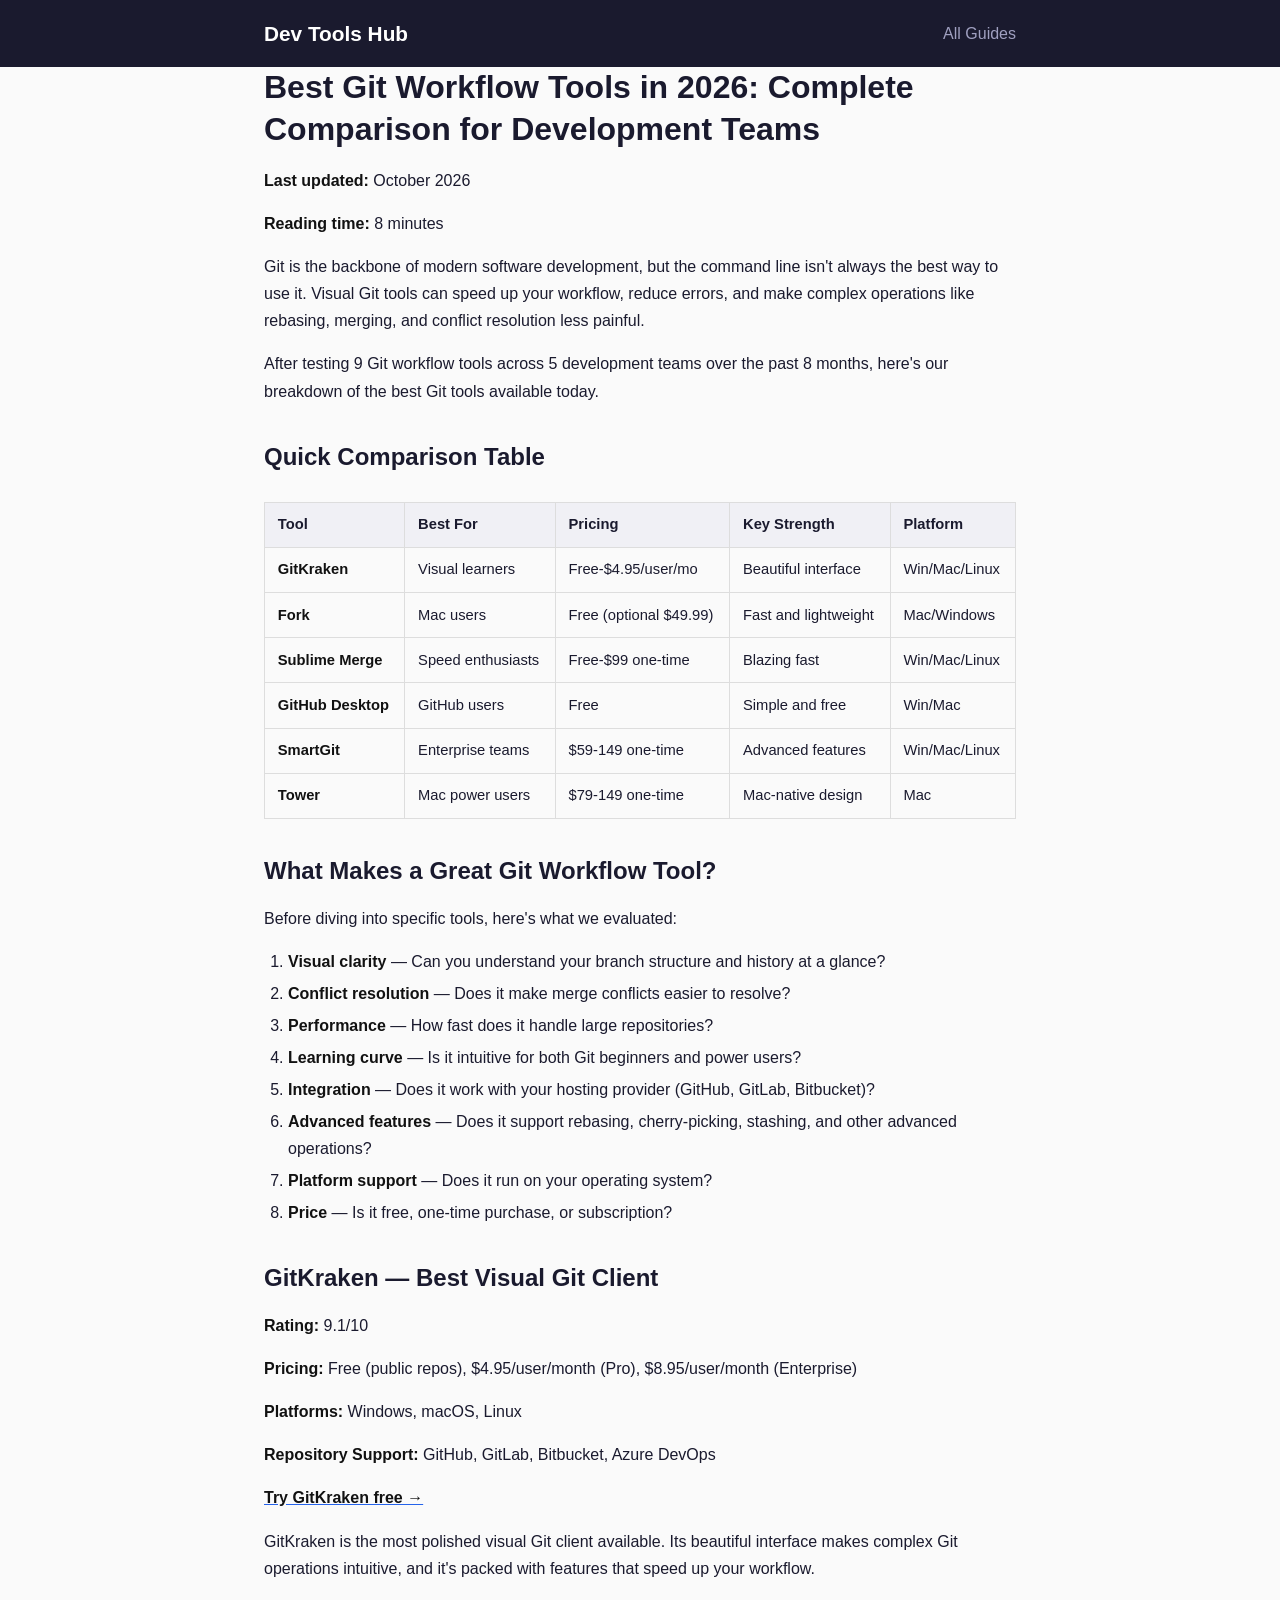
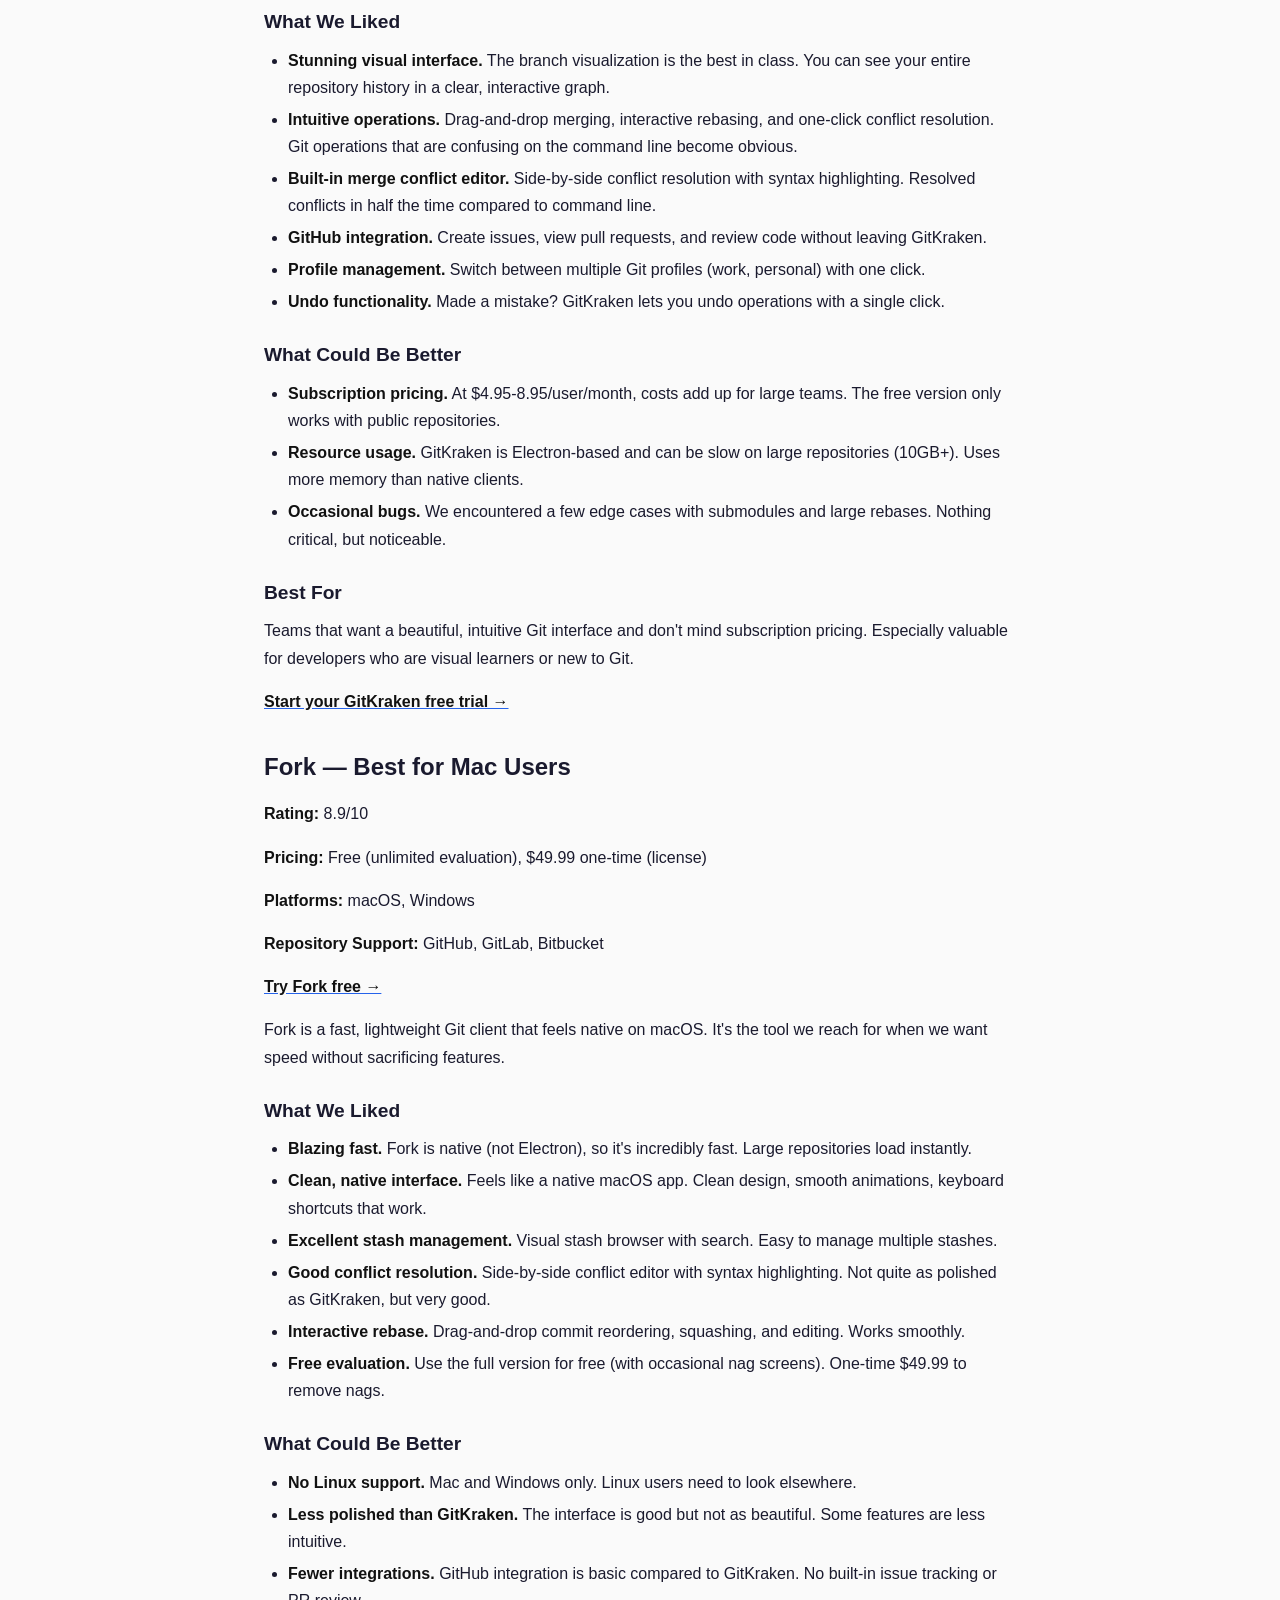
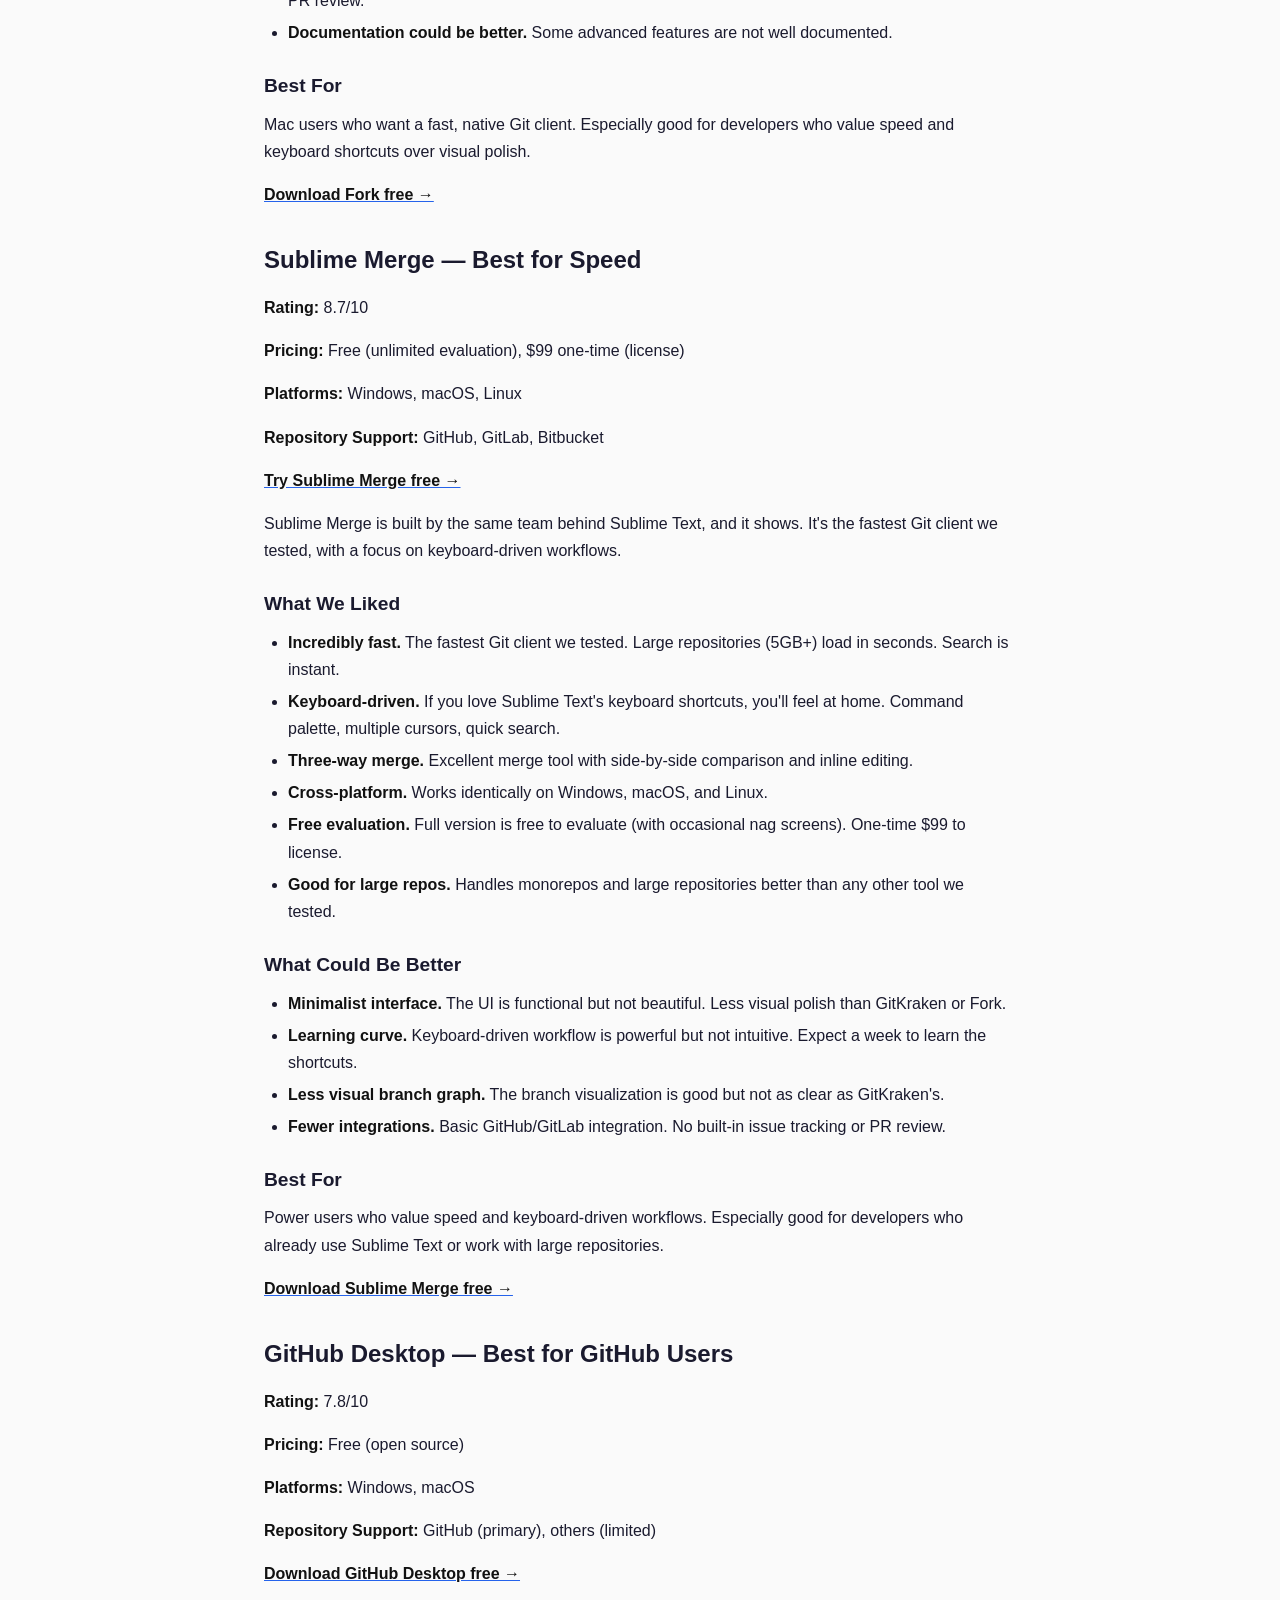
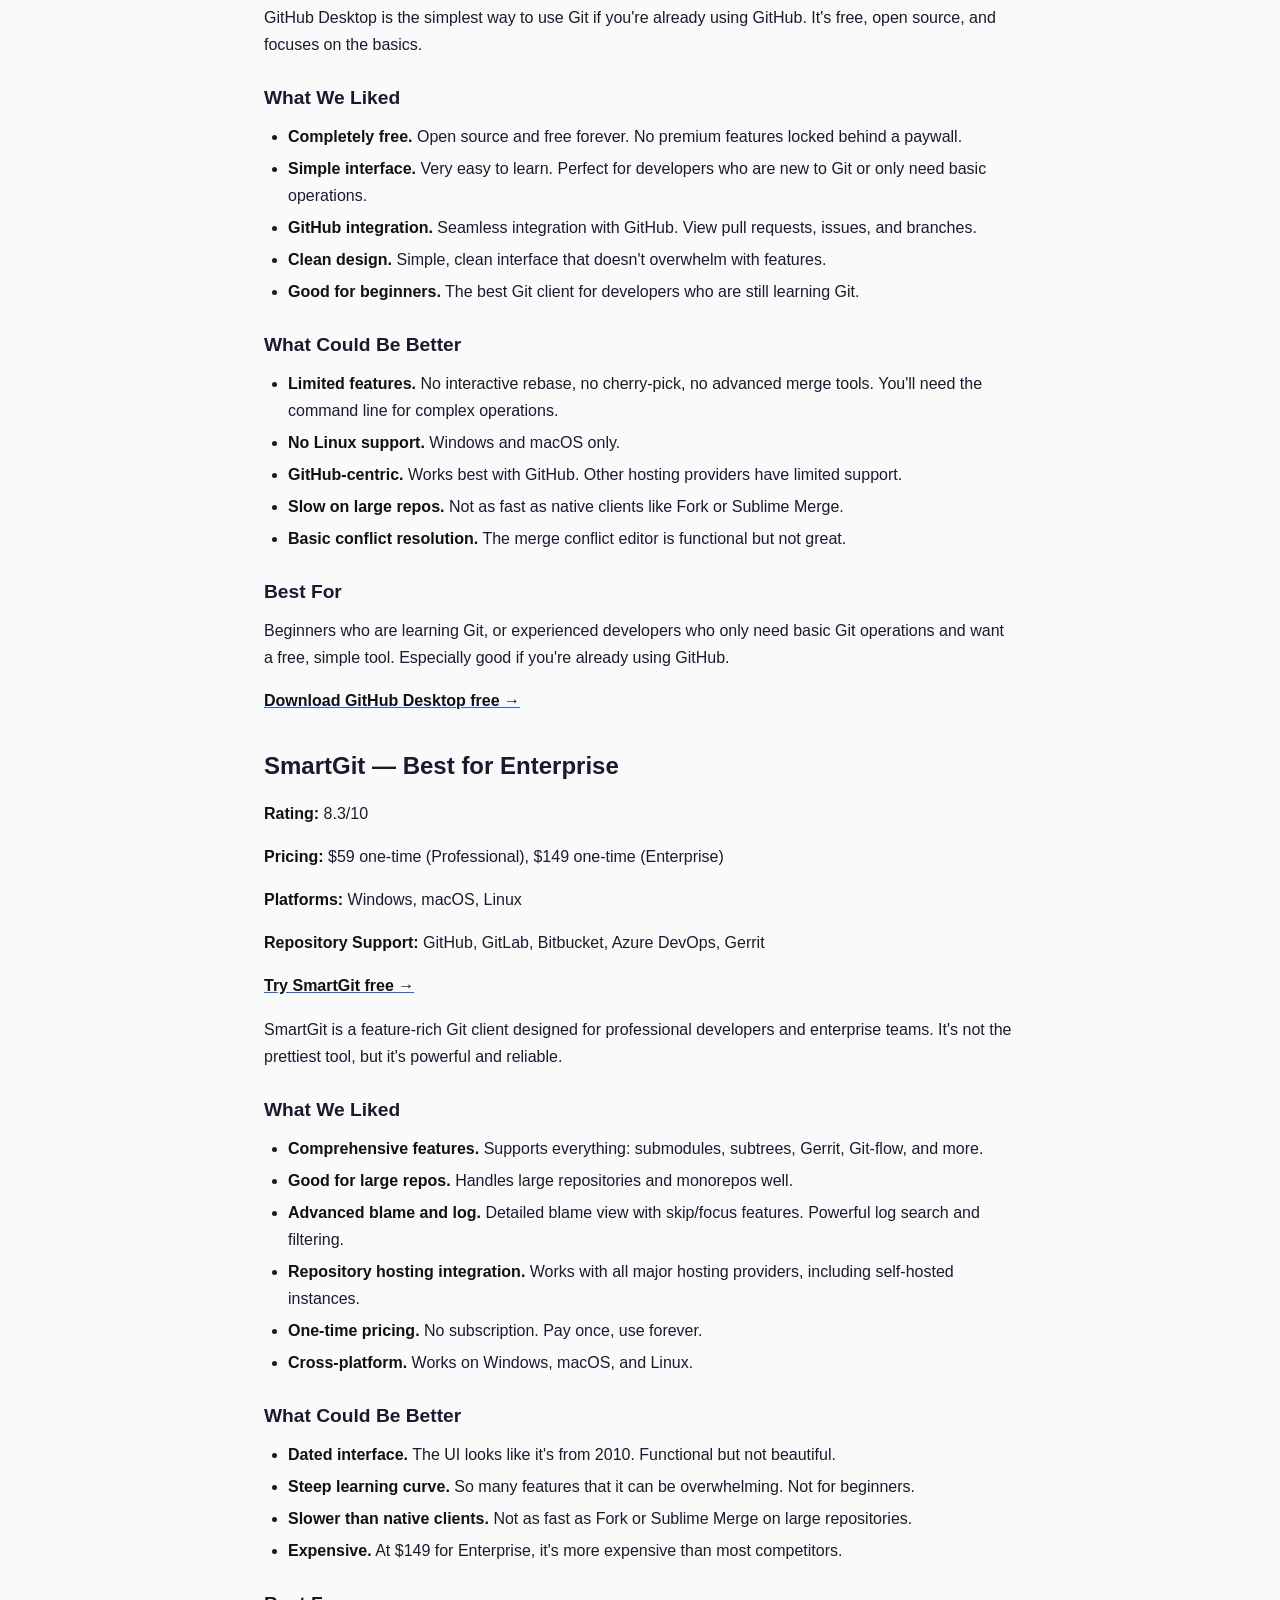
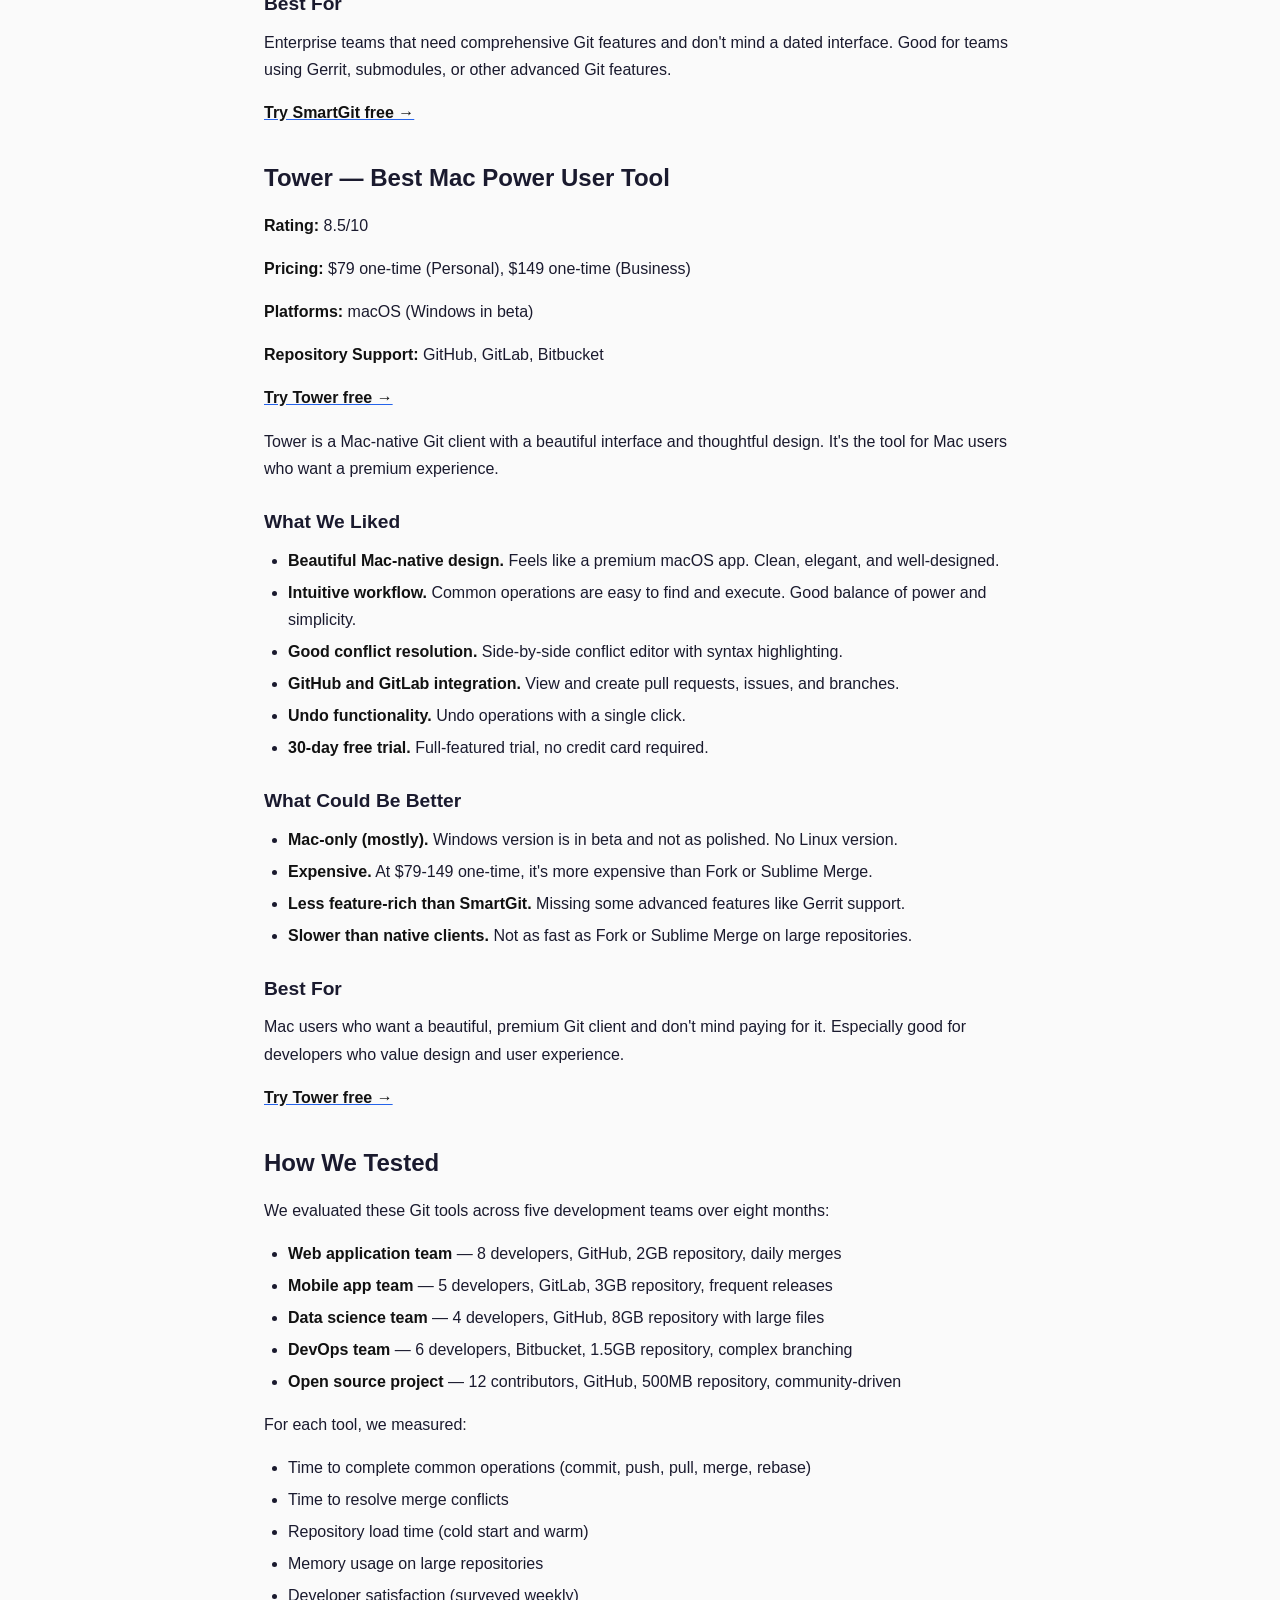
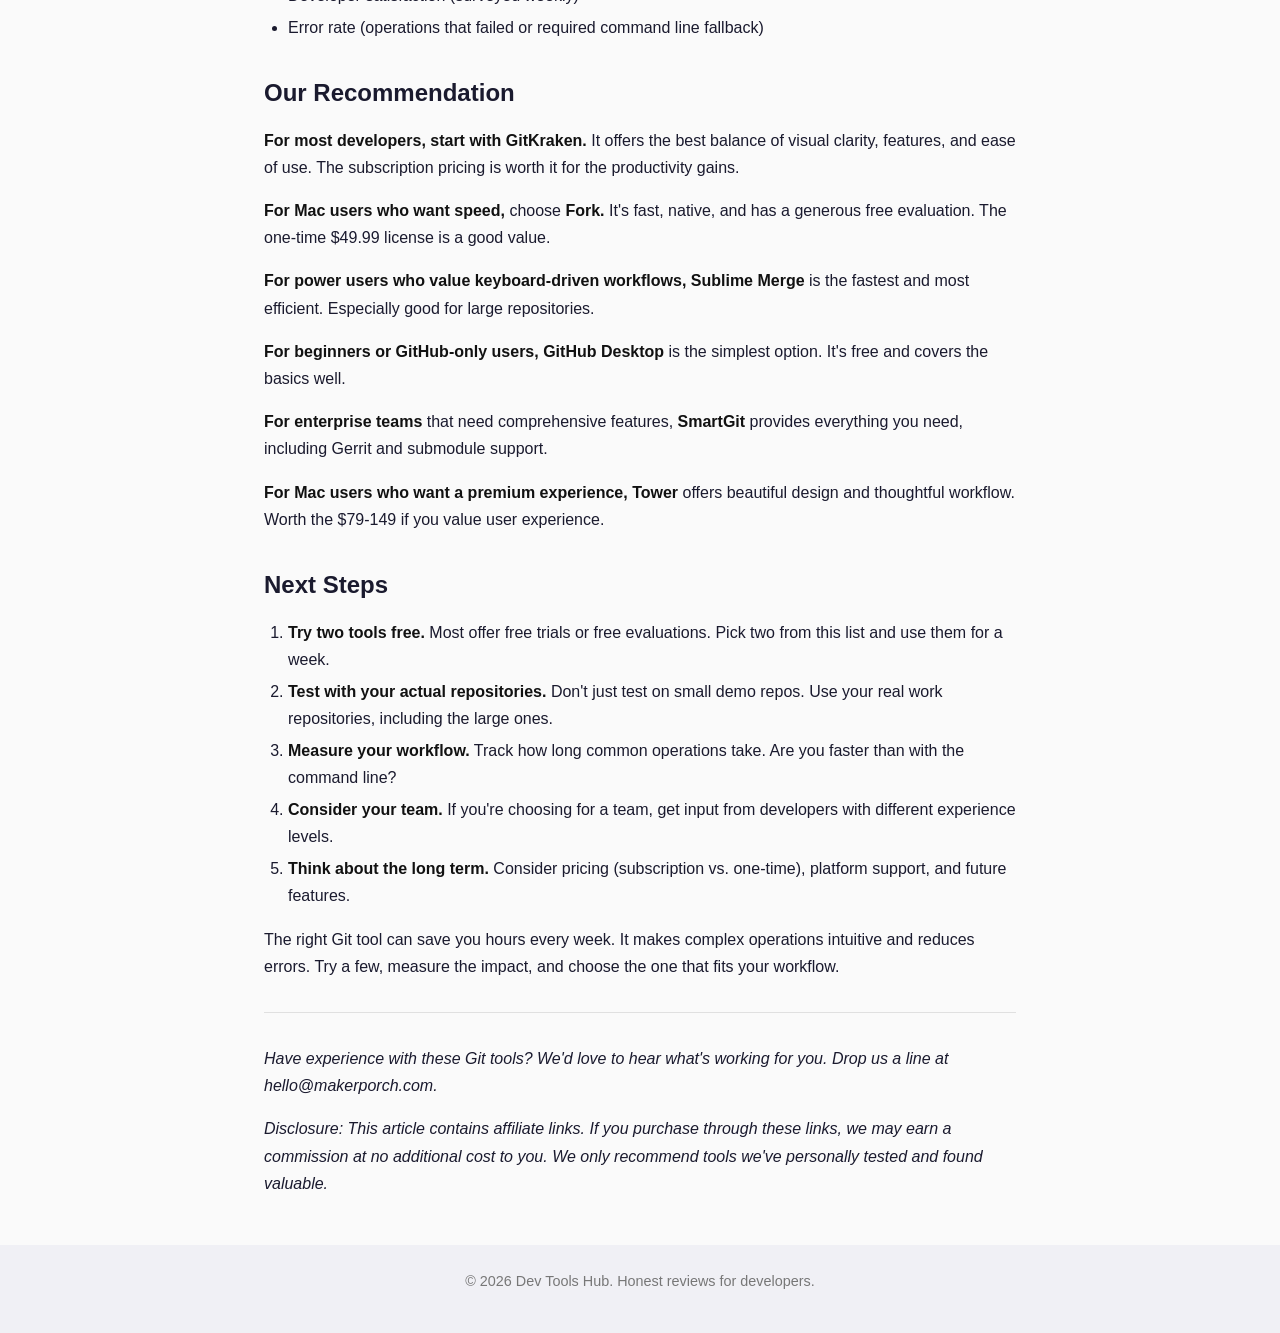
<file: best-git-workflow-tools.html>
<!DOCTYPE html>
<html lang="en">
<head>
    <meta charset="UTF-8">
    <meta name="viewport" content="width=device-width, initial-scale=1.0">
    <title>Best Git Workflow Tools in 2026: Complete Comparison for Development Teams</title>
    <meta name="description" content="Git is the backbone of modern software development, but the command line isn't always the best way to use it. Visual Git tools can speed up your workflow, reduc...">
    <meta name="robots" content="index, follow">
    <link rel="stylesheet" href="/style.css">
</head>
<body>
    <header>
        <div class="container">
            <a href="/" class="logo">Dev Tools Hub</a>
            <nav>
                <a href="/">All Guides</a>
            </nav>
        </div>
    </header>
    <main class="container">
        <article>
            <h1>Best Git Workflow Tools in 2026: Complete Comparison for Development Teams</h1>
<p><strong>Last updated:</strong> October 2026</p>
<p><strong>Reading time:</strong> 8 minutes</p>
<p>Git is the backbone of modern software development, but the command line isn't always the best way to use it. Visual Git tools can speed up your workflow, reduce errors, and make complex operations like rebasing, merging, and conflict resolution less painful.</p>
<p>After testing 9 Git workflow tools across 5 development teams over the past 8 months, here's our breakdown of the best Git tools available today.</p>
<h2>Quick Comparison Table</h2>
<table>
<tr><th>Tool</th><th>Best For</th><th>Pricing</th><th>Key Strength</th><th>Platform</th></tr>
<tr><td><strong>GitKraken</strong></td><td>Visual learners</td><td>Free-$4.95/user/mo</td><td>Beautiful interface</td><td>Win/Mac/Linux</td></tr>
<tr><td><strong>Fork</strong></td><td>Mac users</td><td>Free (optional $49.99)</td><td>Fast and lightweight</td><td>Mac/Windows</td></tr>
<tr><td><strong>Sublime Merge</strong></td><td>Speed enthusiasts</td><td>Free-$99 one-time</td><td>Blazing fast</td><td>Win/Mac/Linux</td></tr>
<tr><td><strong>GitHub Desktop</strong></td><td>GitHub users</td><td>Free</td><td>Simple and free</td><td>Win/Mac</td></tr>
<tr><td><strong>SmartGit</strong></td><td>Enterprise teams</td><td>$59-149 one-time</td><td>Advanced features</td><td>Win/Mac/Linux</td></tr>
<tr><td><strong>Tower</strong></td><td>Mac power users</td><td>$79-149 one-time</td><td>Mac-native design</td><td>Mac</td></tr>
</table>
<h2>What Makes a Great Git Workflow Tool?</h2>
<p>Before diving into specific tools, here's what we evaluated:</p>
<ol>
<li><strong>Visual clarity</strong> — Can you understand your branch structure and history at a glance?</li>
<li><strong>Conflict resolution</strong> — Does it make merge conflicts easier to resolve?</li>
<li><strong>Performance</strong> — How fast does it handle large repositories?</li>
<li><strong>Learning curve</strong> — Is it intuitive for both Git beginners and power users?</li>
<li><strong>Integration</strong> — Does it work with your hosting provider (GitHub, GitLab, Bitbucket)?</li>
<li><strong>Advanced features</strong> — Does it support rebasing, cherry-picking, stashing, and other advanced operations?</li>
<li><strong>Platform support</strong> — Does it run on your operating system?</li>
<li><strong>Price</strong> — Is it free, one-time purchase, or subscription?</li>
</ol>
<h2>GitKraken — Best Visual Git Client</h2>
<p><strong>Rating:</strong> 9.1/10</p>
<p><strong>Pricing:</strong> Free (public repos), $4.95/user/month (Pro), $8.95/user/month (Enterprise)</p>
<p><strong>Platforms:</strong> Windows, macOS, Linux</p>
<p><strong>Repository Support:</strong> GitHub, GitLab, Bitbucket, Azure DevOps</p>
<p><a href="#"><strong>Try GitKraken free →</strong></a></p>
<p>GitKraken is the most polished visual Git client available. Its beautiful interface makes complex Git operations intuitive, and it's packed with features that speed up your workflow.</p>
<h3>What We Liked</h3>
<ul>
<li><strong>Stunning visual interface.</strong> The branch visualization is the best in class. You can see your entire repository history in a clear, interactive graph.</li>
<li><strong>Intuitive operations.</strong> Drag-and-drop merging, interactive rebasing, and one-click conflict resolution. Git operations that are confusing on the command line become obvious.</li>
<li><strong>Built-in merge conflict editor.</strong> Side-by-side conflict resolution with syntax highlighting. Resolved conflicts in half the time compared to command line.</li>
<li><strong>GitHub integration.</strong> Create issues, view pull requests, and review code without leaving GitKraken.</li>
<li><strong>Profile management.</strong> Switch between multiple Git profiles (work, personal) with one click.</li>
<li><strong>Undo functionality.</strong> Made a mistake? GitKraken lets you undo operations with a single click.</li>
</ul>
<h3>What Could Be Better</h3>
<ul>
<li><strong>Subscription pricing.</strong> At $4.95-8.95/user/month, costs add up for large teams. The free version only works with public repositories.</li>
<li><strong>Resource usage.</strong> GitKraken is Electron-based and can be slow on large repositories (10GB+). Uses more memory than native clients.</li>
<li><strong>Occasional bugs.</strong> We encountered a few edge cases with submodules and large rebases. Nothing critical, but noticeable.</li>
</ul>
<h3>Best For</h3>
<p>Teams that want a beautiful, intuitive Git interface and don't mind subscription pricing. Especially valuable for developers who are visual learners or new to Git.</p>
<p><a href="#"><strong>Start your GitKraken free trial →</strong></a></p>
<h2>Fork — Best for Mac Users</h2>
<p><strong>Rating:</strong> 8.9/10</p>
<p><strong>Pricing:</strong> Free (unlimited evaluation), $49.99 one-time (license)</p>
<p><strong>Platforms:</strong> macOS, Windows</p>
<p><strong>Repository Support:</strong> GitHub, GitLab, Bitbucket</p>
<p><a href="#"><strong>Try Fork free →</strong></a></p>
<p>Fork is a fast, lightweight Git client that feels native on macOS. It's the tool we reach for when we want speed without sacrificing features.</p>
<h3>What We Liked</h3>
<ul>
<li><strong>Blazing fast.</strong> Fork is native (not Electron), so it's incredibly fast. Large repositories load instantly.</li>
<li><strong>Clean, native interface.</strong> Feels like a native macOS app. Clean design, smooth animations, keyboard shortcuts that work.</li>
<li><strong>Excellent stash management.</strong> Visual stash browser with search. Easy to manage multiple stashes.</li>
<li><strong>Good conflict resolution.</strong> Side-by-side conflict editor with syntax highlighting. Not quite as polished as GitKraken, but very good.</li>
<li><strong>Interactive rebase.</strong> Drag-and-drop commit reordering, squashing, and editing. Works smoothly.</li>
<li><strong>Free evaluation.</strong> Use the full version for free (with occasional nag screens). One-time $49.99 to remove nags.</li>
</ul>
<h3>What Could Be Better</h3>
<ul>
<li><strong>No Linux support.</strong> Mac and Windows only. Linux users need to look elsewhere.</li>
<li><strong>Less polished than GitKraken.</strong> The interface is good but not as beautiful. Some features are less intuitive.</li>
<li><strong>Fewer integrations.</strong> GitHub integration is basic compared to GitKraken. No built-in issue tracking or PR review.</li>
<li><strong>Documentation could be better.</strong> Some advanced features are not well documented.</li>
</ul>
<h3>Best For</h3>
<p>Mac users who want a fast, native Git client. Especially good for developers who value speed and keyboard shortcuts over visual polish.</p>
<p><a href="#"><strong>Download Fork free →</strong></a></p>
<h2>Sublime Merge — Best for Speed</h2>
<p><strong>Rating:</strong> 8.7/10</p>
<p><strong>Pricing:</strong> Free (unlimited evaluation), $99 one-time (license)</p>
<p><strong>Platforms:</strong> Windows, macOS, Linux</p>
<p><strong>Repository Support:</strong> GitHub, GitLab, Bitbucket</p>
<p><a href="#"><strong>Try Sublime Merge free →</strong></a></p>
<p>Sublime Merge is built by the same team behind Sublime Text, and it shows. It's the fastest Git client we tested, with a focus on keyboard-driven workflows.</p>
<h3>What We Liked</h3>
<ul>
<li><strong>Incredibly fast.</strong> The fastest Git client we tested. Large repositories (5GB+) load in seconds. Search is instant.</li>
<li><strong>Keyboard-driven.</strong> If you love Sublime Text's keyboard shortcuts, you'll feel at home. Command palette, multiple cursors, quick search.</li>
<li><strong>Three-way merge.</strong> Excellent merge tool with side-by-side comparison and inline editing.</li>
<li><strong>Cross-platform.</strong> Works identically on Windows, macOS, and Linux.</li>
<li><strong>Free evaluation.</strong> Full version is free to evaluate (with occasional nag screens). One-time $99 to license.</li>
<li><strong>Good for large repos.</strong> Handles monorepos and large repositories better than any other tool we tested.</li>
</ul>
<h3>What Could Be Better</h3>
<ul>
<li><strong>Minimalist interface.</strong> The UI is functional but not beautiful. Less visual polish than GitKraken or Fork.</li>
<li><strong>Learning curve.</strong> Keyboard-driven workflow is powerful but not intuitive. Expect a week to learn the shortcuts.</li>
<li><strong>Less visual branch graph.</strong> The branch visualization is good but not as clear as GitKraken's.</li>
<li><strong>Fewer integrations.</strong> Basic GitHub/GitLab integration. No built-in issue tracking or PR review.</li>
</ul>
<h3>Best For</h3>
<p>Power users who value speed and keyboard-driven workflows. Especially good for developers who already use Sublime Text or work with large repositories.</p>
<p><a href="#"><strong>Download Sublime Merge free →</strong></a></p>
<h2>GitHub Desktop — Best for GitHub Users</h2>
<p><strong>Rating:</strong> 7.8/10</p>
<p><strong>Pricing:</strong> Free (open source)</p>
<p><strong>Platforms:</strong> Windows, macOS</p>
<p><strong>Repository Support:</strong> GitHub (primary), others (limited)</p>
<p><a href="#"><strong>Download GitHub Desktop free →</strong></a></p>
<p>GitHub Desktop is the simplest way to use Git if you're already using GitHub. It's free, open source, and focuses on the basics.</p>
<h3>What We Liked</h3>
<ul>
<li><strong>Completely free.</strong> Open source and free forever. No premium features locked behind a paywall.</li>
<li><strong>Simple interface.</strong> Very easy to learn. Perfect for developers who are new to Git or only need basic operations.</li>
<li><strong>GitHub integration.</strong> Seamless integration with GitHub. View pull requests, issues, and branches.</li>
<li><strong>Clean design.</strong> Simple, clean interface that doesn't overwhelm with features.</li>
<li><strong>Good for beginners.</strong> The best Git client for developers who are still learning Git.</li>
</ul>
<h3>What Could Be Better</h3>
<ul>
<li><strong>Limited features.</strong> No interactive rebase, no cherry-pick, no advanced merge tools. You'll need the command line for complex operations.</li>
<li><strong>No Linux support.</strong> Windows and macOS only.</li>
<li><strong>GitHub-centric.</strong> Works best with GitHub. Other hosting providers have limited support.</li>
<li><strong>Slow on large repos.</strong> Not as fast as native clients like Fork or Sublime Merge.</li>
<li><strong>Basic conflict resolution.</strong> The merge conflict editor is functional but not great.</li>
</ul>
<h3>Best For</h3>
<p>Beginners who are learning Git, or experienced developers who only need basic Git operations and want a free, simple tool. Especially good if you're already using GitHub.</p>
<p><a href="#"><strong>Download GitHub Desktop free →</strong></a></p>
<h2>SmartGit — Best for Enterprise</h2>
<p><strong>Rating:</strong> 8.3/10</p>
<p><strong>Pricing:</strong> $59 one-time (Professional), $149 one-time (Enterprise)</p>
<p><strong>Platforms:</strong> Windows, macOS, Linux</p>
<p><strong>Repository Support:</strong> GitHub, GitLab, Bitbucket, Azure DevOps, Gerrit</p>
<p><a href="#"><strong>Try SmartGit free →</strong></a></p>
<p>SmartGit is a feature-rich Git client designed for professional developers and enterprise teams. It's not the prettiest tool, but it's powerful and reliable.</p>
<h3>What We Liked</h3>
<ul>
<li><strong>Comprehensive features.</strong> Supports everything: submodules, subtrees, Gerrit, Git-flow, and more.</li>
<li><strong>Good for large repos.</strong> Handles large repositories and monorepos well.</li>
<li><strong>Advanced blame and log.</strong> Detailed blame view with skip/focus features. Powerful log search and filtering.</li>
<li><strong>Repository hosting integration.</strong> Works with all major hosting providers, including self-hosted instances.</li>
<li><strong>One-time pricing.</strong> No subscription. Pay once, use forever.</li>
<li><strong>Cross-platform.</strong> Works on Windows, macOS, and Linux.</li>
</ul>
<h3>What Could Be Better</h3>
<ul>
<li><strong>Dated interface.</strong> The UI looks like it's from 2010. Functional but not beautiful.</li>
<li><strong>Steep learning curve.</strong> So many features that it can be overwhelming. Not for beginners.</li>
<li><strong>Slower than native clients.</strong> Not as fast as Fork or Sublime Merge on large repositories.</li>
<li><strong>Expensive.</strong> At $149 for Enterprise, it's more expensive than most competitors.</li>
</ul>
<h3>Best For</h3>
<p>Enterprise teams that need comprehensive Git features and don't mind a dated interface. Good for teams using Gerrit, submodules, or other advanced Git features.</p>
<p><a href="#"><strong>Try SmartGit free →</strong></a></p>
<h2>Tower — Best Mac Power User Tool</h2>
<p><strong>Rating:</strong> 8.5/10</p>
<p><strong>Pricing:</strong> $79 one-time (Personal), $149 one-time (Business)</p>
<p><strong>Platforms:</strong> macOS (Windows in beta)</p>
<p><strong>Repository Support:</strong> GitHub, GitLab, Bitbucket</p>
<p><a href="#"><strong>Try Tower free →</strong></a></p>
<p>Tower is a Mac-native Git client with a beautiful interface and thoughtful design. It's the tool for Mac users who want a premium experience.</p>
<h3>What We Liked</h3>
<ul>
<li><strong>Beautiful Mac-native design.</strong> Feels like a premium macOS app. Clean, elegant, and well-designed.</li>
<li><strong>Intuitive workflow.</strong> Common operations are easy to find and execute. Good balance of power and simplicity.</li>
<li><strong>Good conflict resolution.</strong> Side-by-side conflict editor with syntax highlighting.</li>
<li><strong>GitHub and GitLab integration.</strong> View and create pull requests, issues, and branches.</li>
<li><strong>Undo functionality.</strong> Undo operations with a single click.</li>
<li><strong>30-day free trial.</strong> Full-featured trial, no credit card required.</li>
</ul>
<h3>What Could Be Better</h3>
<ul>
<li><strong>Mac-only (mostly).</strong> Windows version is in beta and not as polished. No Linux version.</li>
<li><strong>Expensive.</strong> At $79-149 one-time, it's more expensive than Fork or Sublime Merge.</li>
<li><strong>Less feature-rich than SmartGit.</strong> Missing some advanced features like Gerrit support.</li>
<li><strong>Slower than native clients.</strong> Not as fast as Fork or Sublime Merge on large repositories.</li>
</ul>
<h3>Best For</h3>
<p>Mac users who want a beautiful, premium Git client and don't mind paying for it. Especially good for developers who value design and user experience.</p>
<p><a href="#"><strong>Try Tower free →</strong></a></p>
<h2>How We Tested</h2>
<p>We evaluated these Git tools across five development teams over eight months:</p>
<ul>
<li><strong>Web application team</strong> — 8 developers, GitHub, 2GB repository, daily merges</li>
<li><strong>Mobile app team</strong> — 5 developers, GitLab, 3GB repository, frequent releases</li>
<li><strong>Data science team</strong> — 4 developers, GitHub, 8GB repository with large files</li>
<li><strong>DevOps team</strong> — 6 developers, Bitbucket, 1.5GB repository, complex branching</li>
<li><strong>Open source project</strong> — 12 contributors, GitHub, 500MB repository, community-driven</li>
</ul>
<p>For each tool, we measured:</p>
<ul>
<li>Time to complete common operations (commit, push, pull, merge, rebase)</li>
<li>Time to resolve merge conflicts</li>
<li>Repository load time (cold start and warm)</li>
<li>Memory usage on large repositories</li>
<li>Developer satisfaction (surveyed weekly)</li>
<li>Error rate (operations that failed or required command line fallback)</li>
</ul>
<h2>Our Recommendation</h2>
<p><strong>For most developers, start with GitKraken.</strong> It offers the best balance of visual clarity, features, and ease of use. The subscription pricing is worth it for the productivity gains.</p>
<p><strong>For Mac users who want speed,</strong> choose <strong>Fork.</strong> It's fast, native, and has a generous free evaluation. The one-time $49.99 license is a good value.</p>
<p><strong>For power users who value keyboard-driven workflows,</strong> <strong>Sublime Merge</strong> is the fastest and most efficient. Especially good for large repositories.</p>
<p><strong>For beginners or GitHub-only users,</strong> <strong>GitHub Desktop</strong> is the simplest option. It's free and covers the basics well.</p>
<p><strong>For enterprise teams</strong> that need comprehensive features, <strong>SmartGit</strong> provides everything you need, including Gerrit and submodule support.</p>
<p><strong>For Mac users who want a premium experience,</strong> <strong>Tower</strong> offers beautiful design and thoughtful workflow. Worth the $79-149 if you value user experience.</p>
<h2>Next Steps</h2>
<ol>
<li><strong>Try two tools free.</strong> Most offer free trials or free evaluations. Pick two from this list and use them for a week.</li>
<li><strong>Test with your actual repositories.</strong> Don't just test on small demo repos. Use your real work repositories, including the large ones.</li>
<li><strong>Measure your workflow.</strong> Track how long common operations take. Are you faster than with the command line?</li>
<li><strong>Consider your team.</strong> If you're choosing for a team, get input from developers with different experience levels.</li>
<li><strong>Think about the long term.</strong> Consider pricing (subscription vs. one-time), platform support, and future features.</li>
</ol>
<p>The right Git tool can save you hours every week. It makes complex operations intuitive and reduces errors. Try a few, measure the impact, and choose the one that fits your workflow.</p>
<hr>
<p><em>Have experience with these Git tools? We'd love to hear what's working for you. Drop us a line at hello@makerporch.com.</em></p>
<p><em>Disclosure: This article contains affiliate links. If you purchase through these links, we may earn a commission at no additional cost to you. We only recommend tools we've personally tested and found valuable.</em></p>
        </article>
    </main>
    <footer>
        <div class="container">
            <p>&copy; 2026 Dev Tools Hub. Honest reviews for developers.</p>
        </div>
    </footer>
</body>
</html>
</file>
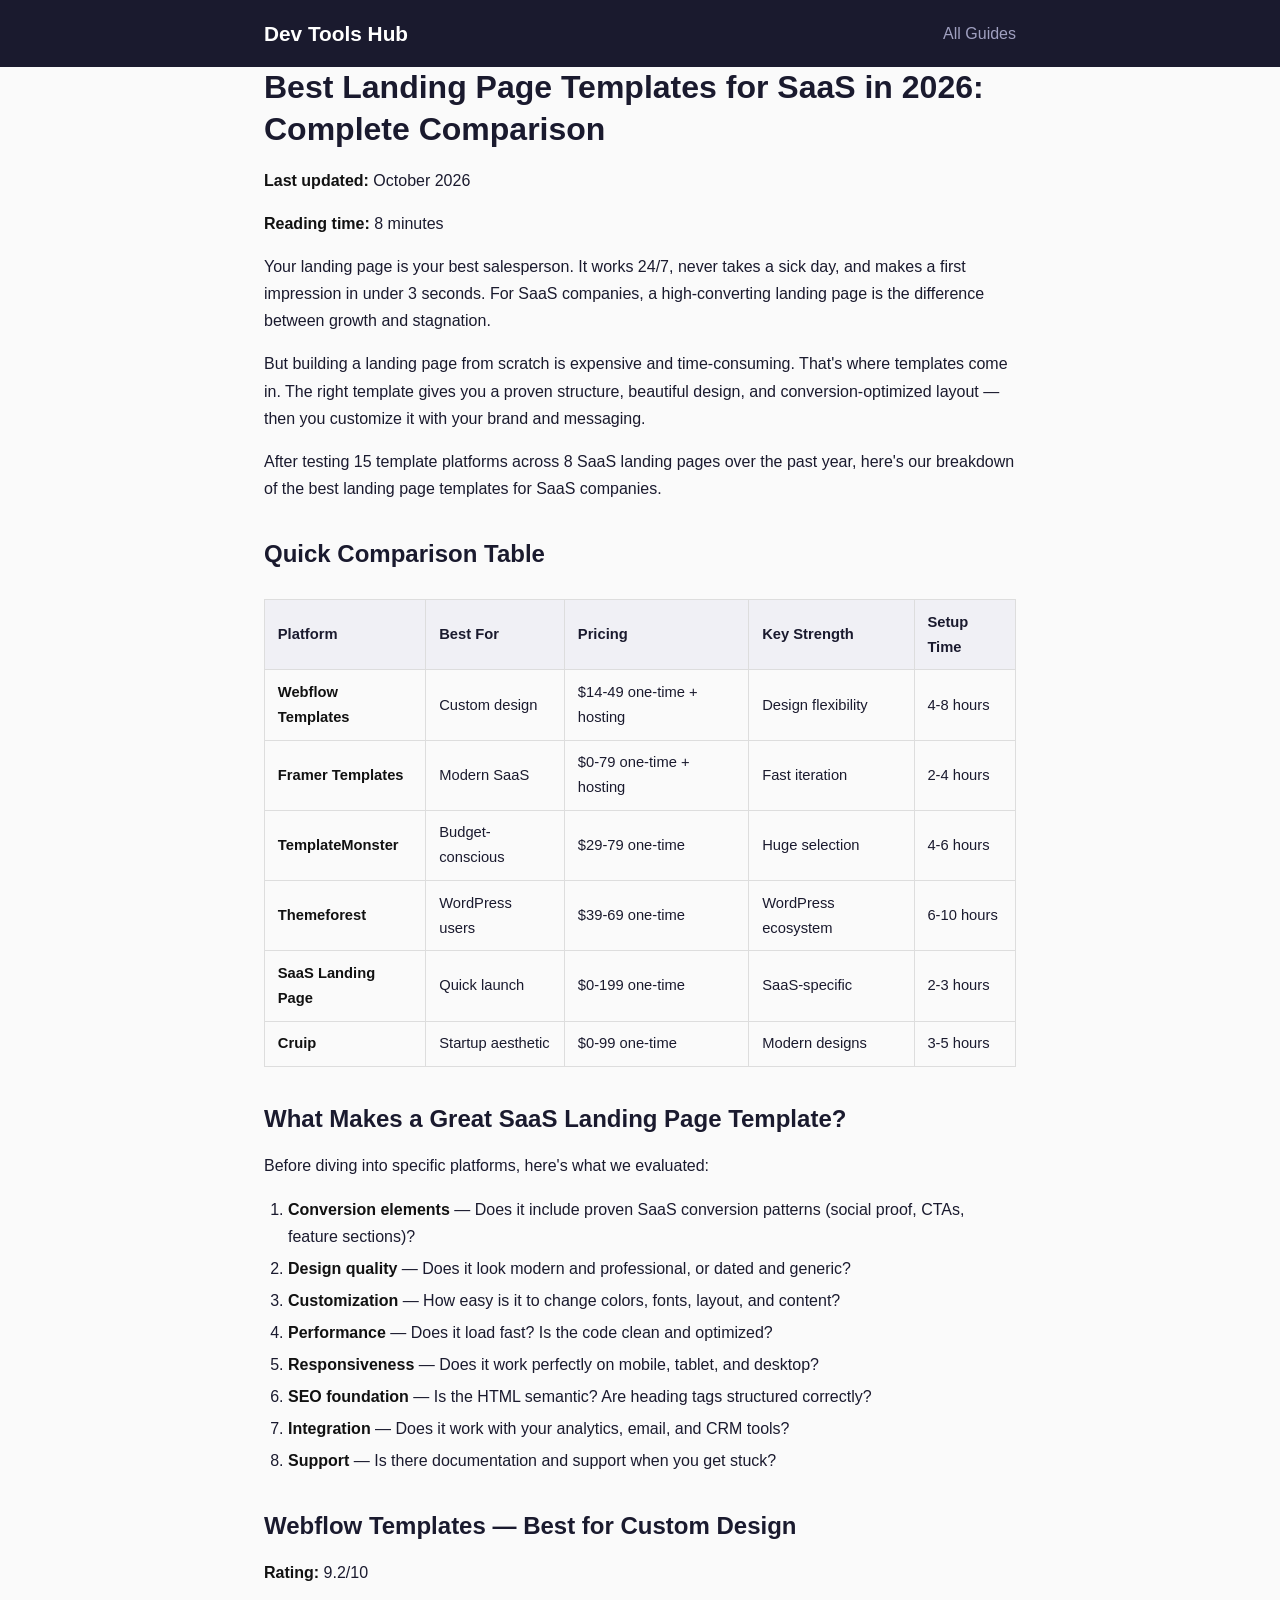
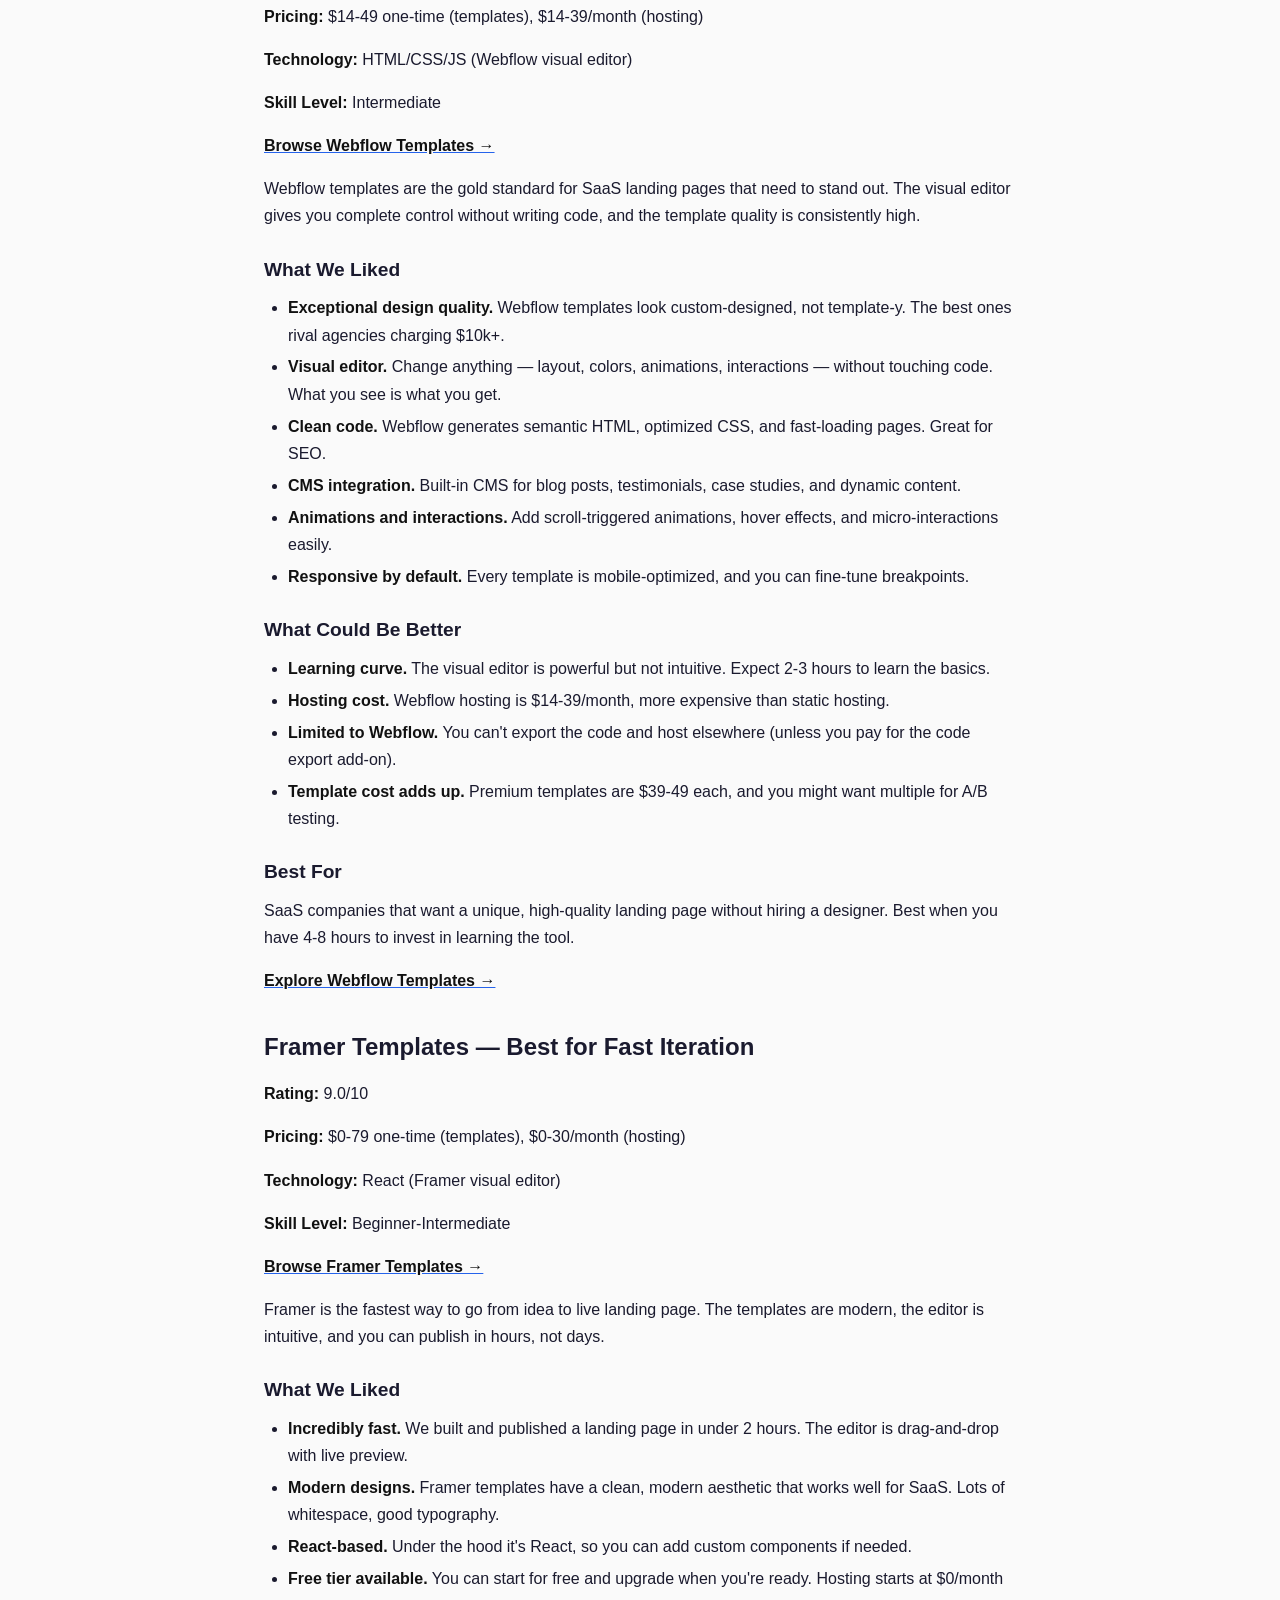
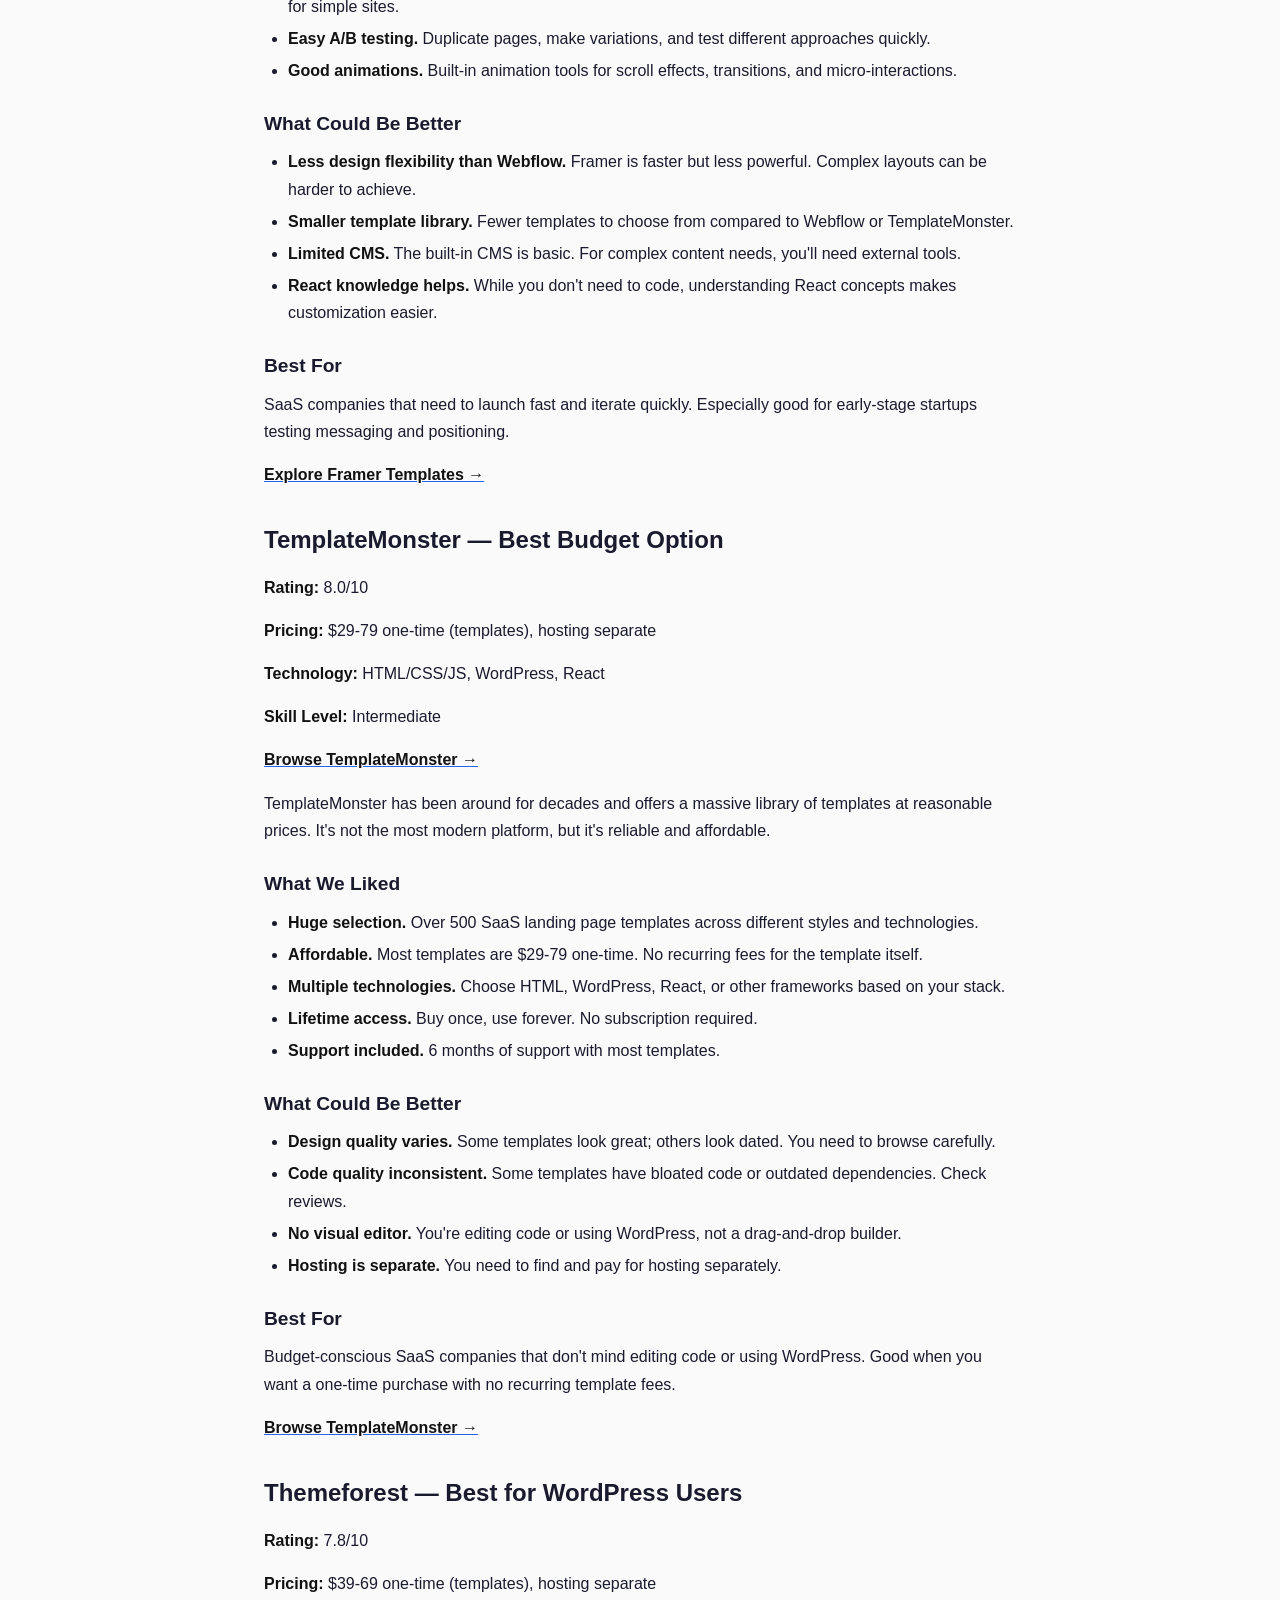
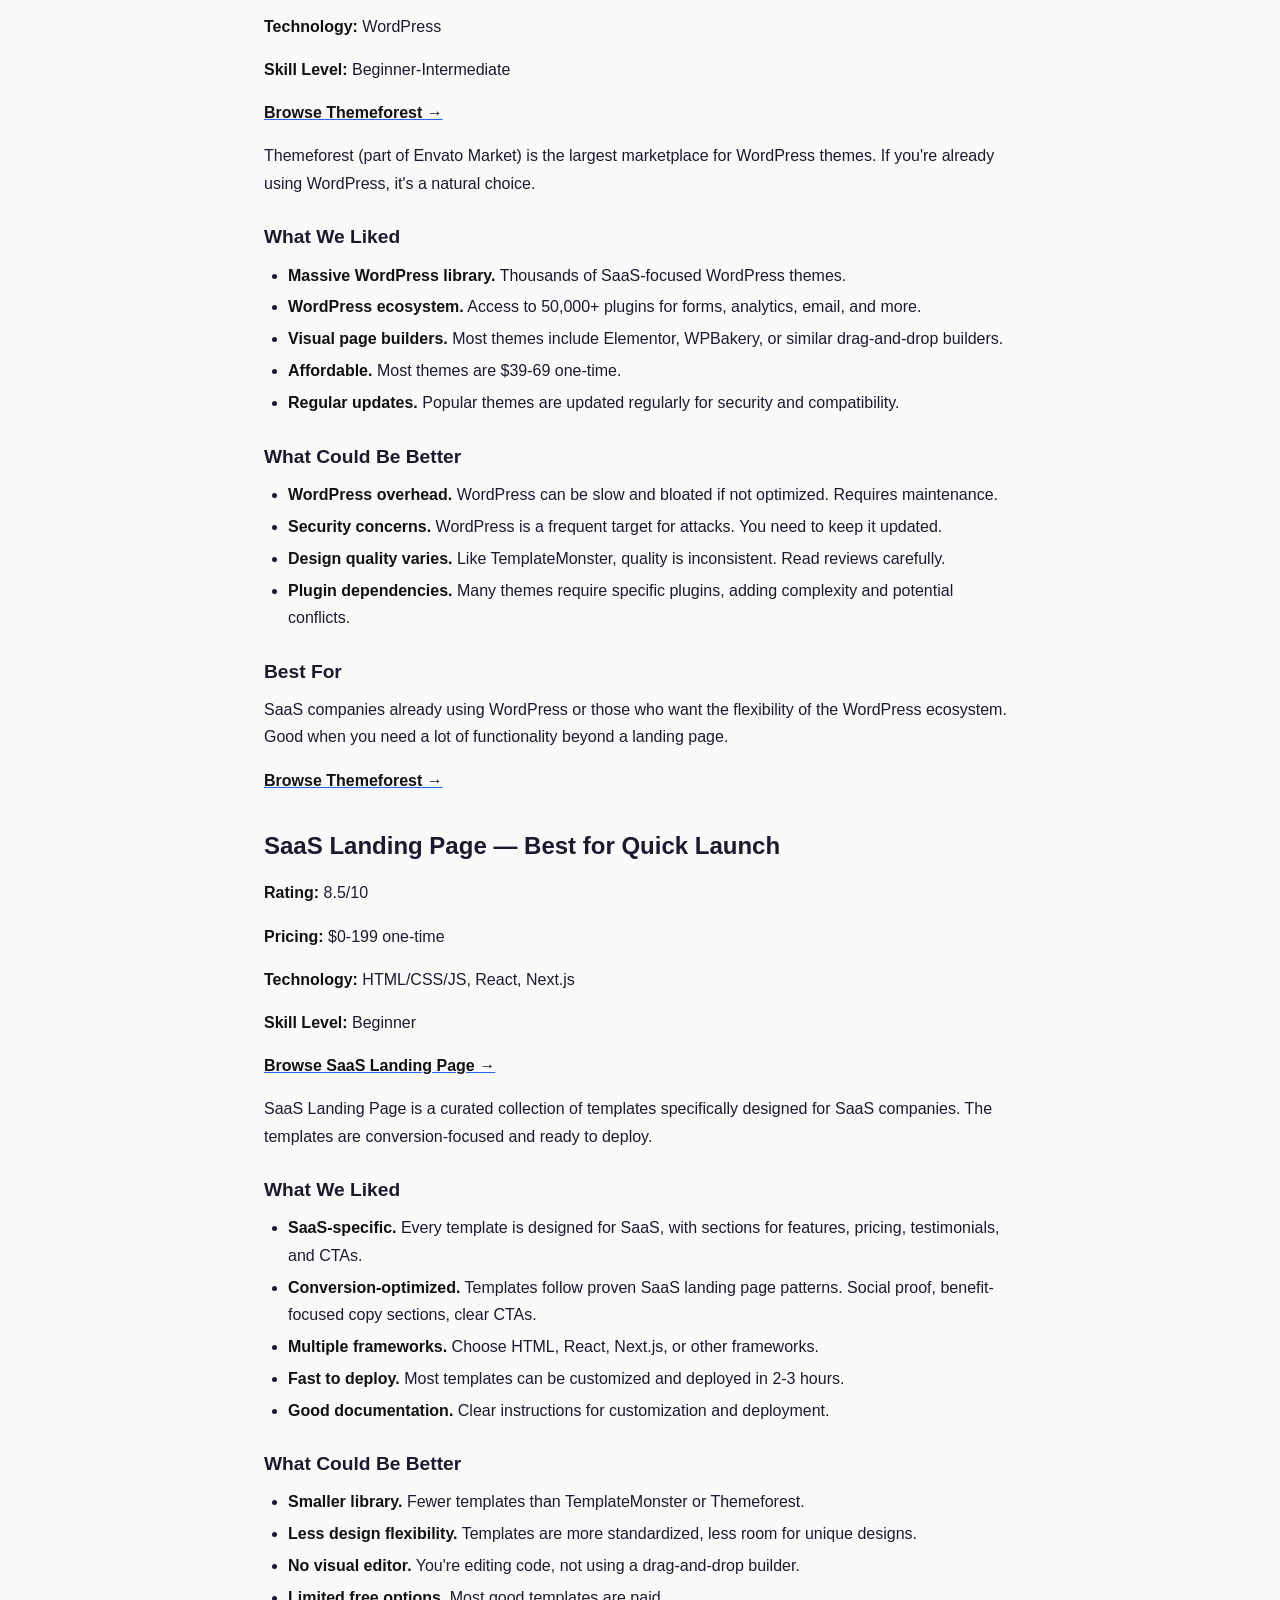
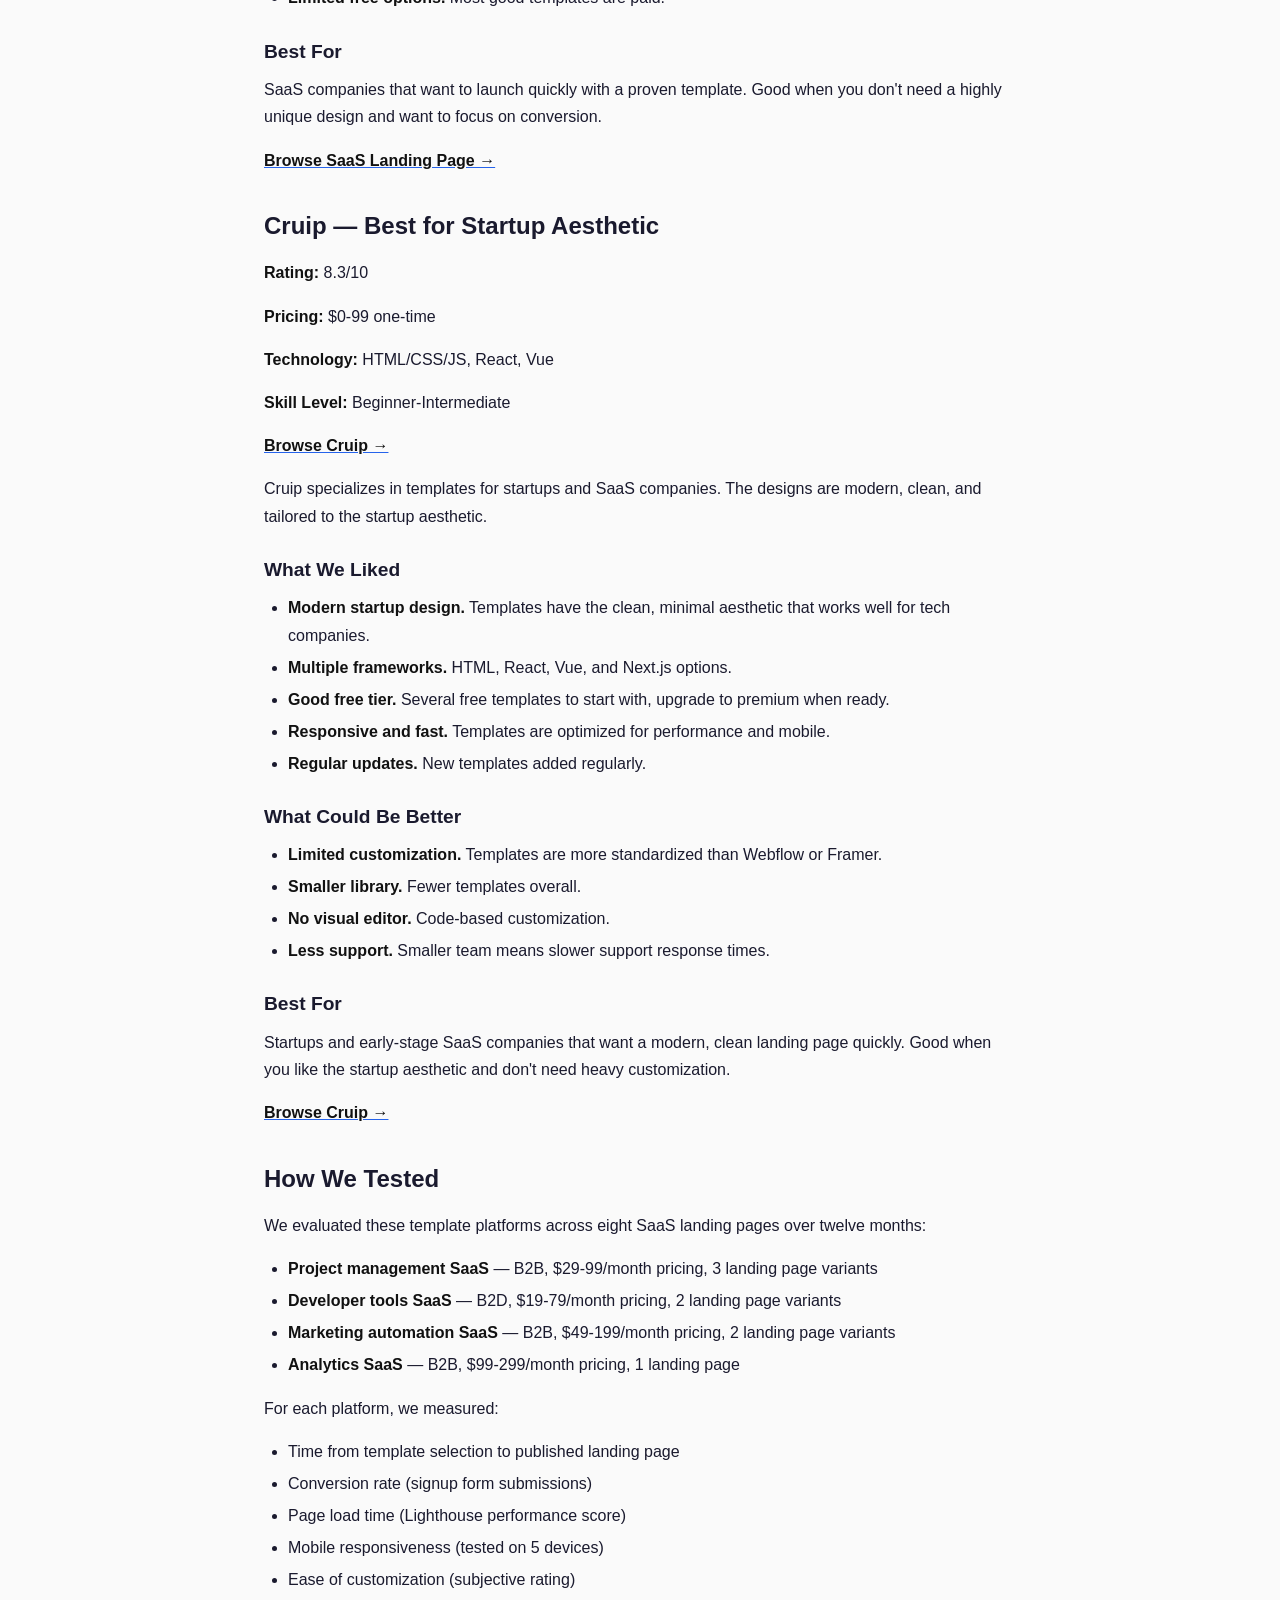
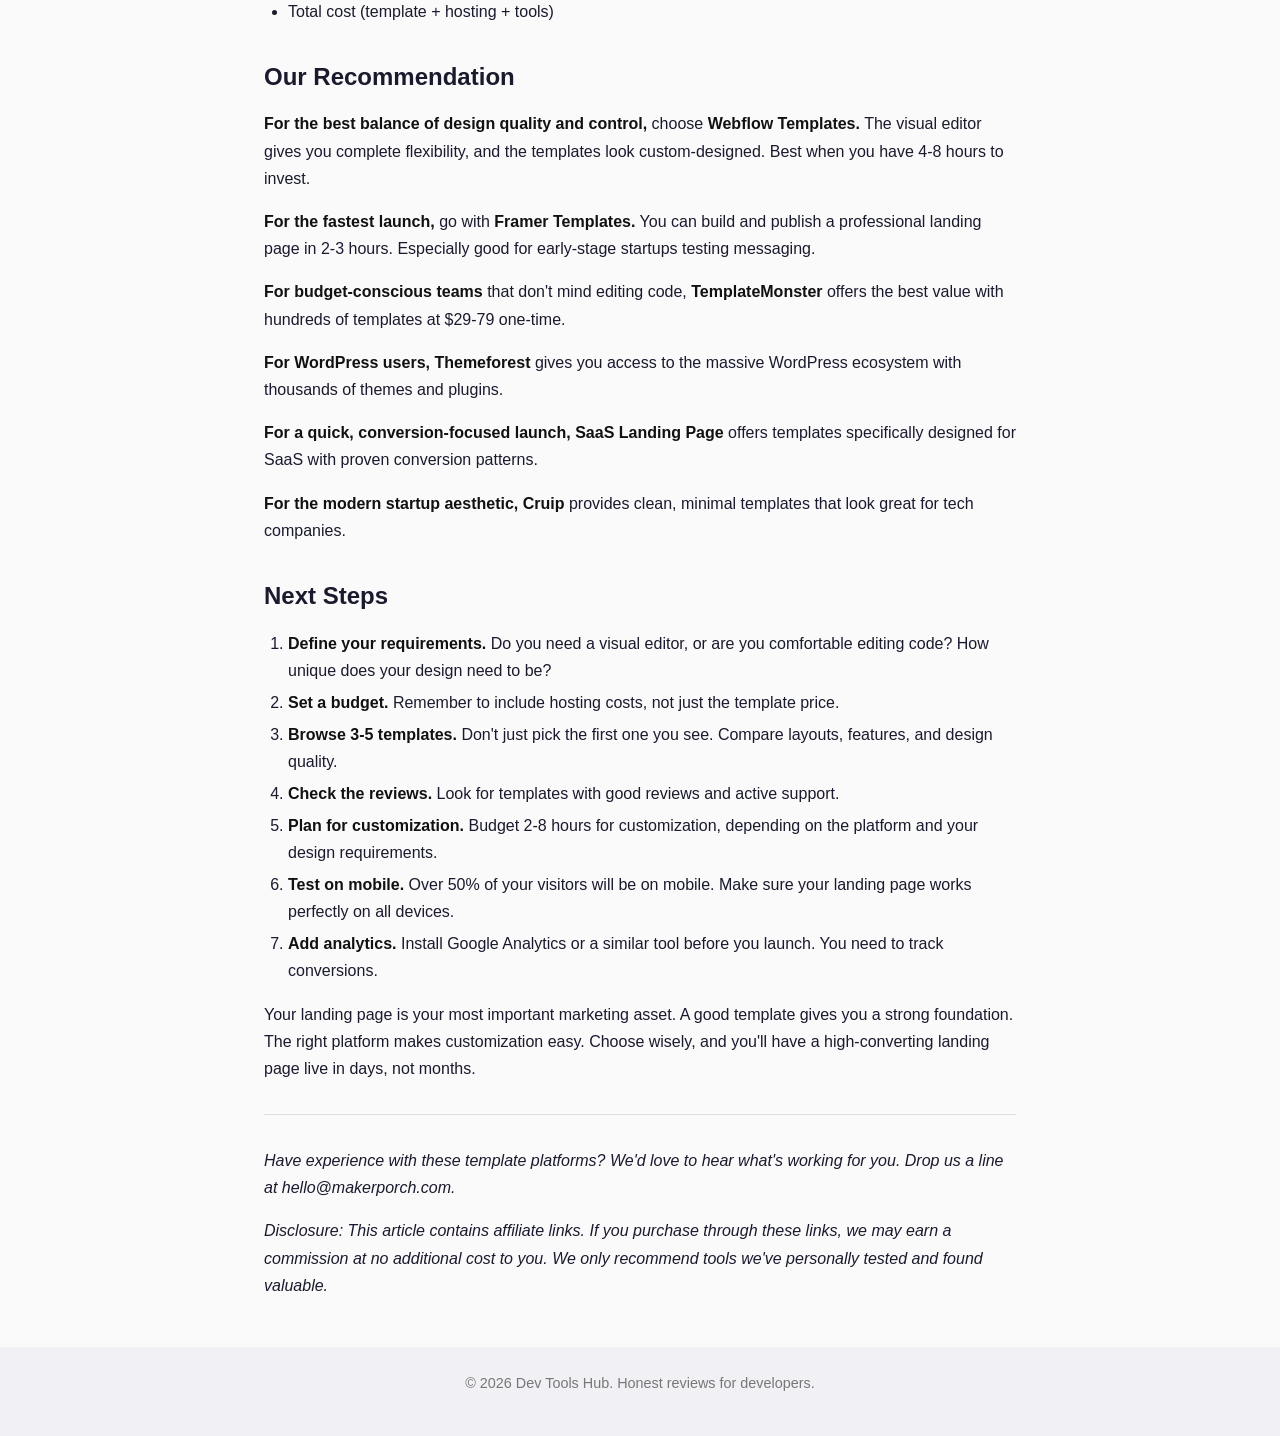
<file: best-landing-page-templates-saas.html>
<!DOCTYPE html>
<html lang="en">
<head>
    <meta charset="UTF-8">
    <meta name="viewport" content="width=device-width, initial-scale=1.0">
    <title>Best Landing Page Templates for SaaS in 2026: Complete Comparison</title>
    <meta name="description" content="Your landing page is your best salesperson. It works 24/7, never takes a sick day, and makes a first impression in under 3 seconds. For SaaS companies, a high-c...">
    <meta name="robots" content="index, follow">
    <link rel="stylesheet" href="/style.css">
</head>
<body>
    <header>
        <div class="container">
            <a href="/" class="logo">Dev Tools Hub</a>
            <nav>
                <a href="/">All Guides</a>
            </nav>
        </div>
    </header>
    <main class="container">
        <article>
            <h1>Best Landing Page Templates for SaaS in 2026: Complete Comparison</h1>
<p><strong>Last updated:</strong> October 2026</p>
<p><strong>Reading time:</strong> 8 minutes</p>
<p>Your landing page is your best salesperson. It works 24/7, never takes a sick day, and makes a first impression in under 3 seconds. For SaaS companies, a high-converting landing page is the difference between growth and stagnation.</p>
<p>But building a landing page from scratch is expensive and time-consuming. That's where templates come in. The right template gives you a proven structure, beautiful design, and conversion-optimized layout — then you customize it with your brand and messaging.</p>
<p>After testing 15 template platforms across 8 SaaS landing pages over the past year, here's our breakdown of the best landing page templates for SaaS companies.</p>
<h2>Quick Comparison Table</h2>
<table>
<tr><th>Platform</th><th>Best For</th><th>Pricing</th><th>Key Strength</th><th>Setup Time</th></tr>
<tr><td><strong>Webflow Templates</strong></td><td>Custom design</td><td>$14-49 one-time + hosting</td><td>Design flexibility</td><td>4-8 hours</td></tr>
<tr><td><strong>Framer Templates</strong></td><td>Modern SaaS</td><td>$0-79 one-time + hosting</td><td>Fast iteration</td><td>2-4 hours</td></tr>
<tr><td><strong>TemplateMonster</strong></td><td>Budget-conscious</td><td>$29-79 one-time</td><td>Huge selection</td><td>4-6 hours</td></tr>
<tr><td><strong>Themeforest</strong></td><td>WordPress users</td><td>$39-69 one-time</td><td>WordPress ecosystem</td><td>6-10 hours</td></tr>
<tr><td><strong>SaaS Landing Page</strong></td><td>Quick launch</td><td>$0-199 one-time</td><td>SaaS-specific</td><td>2-3 hours</td></tr>
<tr><td><strong>Cruip</strong></td><td>Startup aesthetic</td><td>$0-99 one-time</td><td>Modern designs</td><td>3-5 hours</td></tr>
</table>
<h2>What Makes a Great SaaS Landing Page Template?</h2>
<p>Before diving into specific platforms, here's what we evaluated:</p>
<ol>
<li><strong>Conversion elements</strong> — Does it include proven SaaS conversion patterns (social proof, CTAs, feature sections)?</li>
<li><strong>Design quality</strong> — Does it look modern and professional, or dated and generic?</li>
<li><strong>Customization</strong> — How easy is it to change colors, fonts, layout, and content?</li>
<li><strong>Performance</strong> — Does it load fast? Is the code clean and optimized?</li>
<li><strong>Responsiveness</strong> — Does it work perfectly on mobile, tablet, and desktop?</li>
<li><strong>SEO foundation</strong> — Is the HTML semantic? Are heading tags structured correctly?</li>
<li><strong>Integration</strong> — Does it work with your analytics, email, and CRM tools?</li>
<li><strong>Support</strong> — Is there documentation and support when you get stuck?</li>
</ol>
<h2>Webflow Templates — Best for Custom Design</h2>
<p><strong>Rating:</strong> 9.2/10</p>
<p><strong>Pricing:</strong> $14-49 one-time (templates), $14-39/month (hosting)</p>
<p><strong>Technology:</strong> HTML/CSS/JS (Webflow visual editor)</p>
<p><strong>Skill Level:</strong> Intermediate</p>
<p><a href="#"><strong>Browse Webflow Templates →</strong></a></p>
<p>Webflow templates are the gold standard for SaaS landing pages that need to stand out. The visual editor gives you complete control without writing code, and the template quality is consistently high.</p>
<h3>What We Liked</h3>
<ul>
<li><strong>Exceptional design quality.</strong> Webflow templates look custom-designed, not template-y. The best ones rival agencies charging $10k+.</li>
<li><strong>Visual editor.</strong> Change anything — layout, colors, animations, interactions — without touching code. What you see is what you get.</li>
<li><strong>Clean code.</strong> Webflow generates semantic HTML, optimized CSS, and fast-loading pages. Great for SEO.</li>
<li><strong>CMS integration.</strong> Built-in CMS for blog posts, testimonials, case studies, and dynamic content.</li>
<li><strong>Animations and interactions.</strong> Add scroll-triggered animations, hover effects, and micro-interactions easily.</li>
<li><strong>Responsive by default.</strong> Every template is mobile-optimized, and you can fine-tune breakpoints.</li>
</ul>
<h3>What Could Be Better</h3>
<ul>
<li><strong>Learning curve.</strong> The visual editor is powerful but not intuitive. Expect 2-3 hours to learn the basics.</li>
<li><strong>Hosting cost.</strong> Webflow hosting is $14-39/month, more expensive than static hosting.</li>
<li><strong>Limited to Webflow.</strong> You can't export the code and host elsewhere (unless you pay for the code export add-on).</li>
<li><strong>Template cost adds up.</strong> Premium templates are $39-49 each, and you might want multiple for A/B testing.</li>
</ul>
<h3>Best For</h3>
<p>SaaS companies that want a unique, high-quality landing page without hiring a designer. Best when you have 4-8 hours to invest in learning the tool.</p>
<p><a href="#"><strong>Explore Webflow Templates →</strong></a></p>
<h2>Framer Templates — Best for Fast Iteration</h2>
<p><strong>Rating:</strong> 9.0/10</p>
<p><strong>Pricing:</strong> $0-79 one-time (templates), $0-30/month (hosting)</p>
<p><strong>Technology:</strong> React (Framer visual editor)</p>
<p><strong>Skill Level:</strong> Beginner-Intermediate</p>
<p><a href="#"><strong>Browse Framer Templates →</strong></a></p>
<p>Framer is the fastest way to go from idea to live landing page. The templates are modern, the editor is intuitive, and you can publish in hours, not days.</p>
<h3>What We Liked</h3>
<ul>
<li><strong>Incredibly fast.</strong> We built and published a landing page in under 2 hours. The editor is drag-and-drop with live preview.</li>
<li><strong>Modern designs.</strong> Framer templates have a clean, modern aesthetic that works well for SaaS. Lots of whitespace, good typography.</li>
<li><strong>React-based.</strong> Under the hood it's React, so you can add custom components if needed.</li>
<li><strong>Free tier available.</strong> You can start for free and upgrade when you're ready. Hosting starts at $0/month for simple sites.</li>
<li><strong>Easy A/B testing.</strong> Duplicate pages, make variations, and test different approaches quickly.</li>
<li><strong>Good animations.</strong> Built-in animation tools for scroll effects, transitions, and micro-interactions.</li>
</ul>
<h3>What Could Be Better</h3>
<ul>
<li><strong>Less design flexibility than Webflow.</strong> Framer is faster but less powerful. Complex layouts can be harder to achieve.</li>
<li><strong>Smaller template library.</strong> Fewer templates to choose from compared to Webflow or TemplateMonster.</li>
<li><strong>Limited CMS.</strong> The built-in CMS is basic. For complex content needs, you'll need external tools.</li>
<li><strong>React knowledge helps.</strong> While you don't need to code, understanding React concepts makes customization easier.</li>
</ul>
<h3>Best For</h3>
<p>SaaS companies that need to launch fast and iterate quickly. Especially good for early-stage startups testing messaging and positioning.</p>
<p><a href="#"><strong>Explore Framer Templates →</strong></a></p>
<h2>TemplateMonster — Best Budget Option</h2>
<p><strong>Rating:</strong> 8.0/10</p>
<p><strong>Pricing:</strong> $29-79 one-time (templates), hosting separate</p>
<p><strong>Technology:</strong> HTML/CSS/JS, WordPress, React</p>
<p><strong>Skill Level:</strong> Intermediate</p>
<p><a href="#"><strong>Browse TemplateMonster →</strong></a></p>
<p>TemplateMonster has been around for decades and offers a massive library of templates at reasonable prices. It's not the most modern platform, but it's reliable and affordable.</p>
<h3>What We Liked</h3>
<ul>
<li><strong>Huge selection.</strong> Over 500 SaaS landing page templates across different styles and technologies.</li>
<li><strong>Affordable.</strong> Most templates are $29-79 one-time. No recurring fees for the template itself.</li>
<li><strong>Multiple technologies.</strong> Choose HTML, WordPress, React, or other frameworks based on your stack.</li>
<li><strong>Lifetime access.</strong> Buy once, use forever. No subscription required.</li>
<li><strong>Support included.</strong> 6 months of support with most templates.</li>
</ul>
<h3>What Could Be Better</h3>
<ul>
<li><strong>Design quality varies.</strong> Some templates look great; others look dated. You need to browse carefully.</li>
<li><strong>Code quality inconsistent.</strong> Some templates have bloated code or outdated dependencies. Check reviews.</li>
<li><strong>No visual editor.</strong> You're editing code or using WordPress, not a drag-and-drop builder.</li>
<li><strong>Hosting is separate.</strong> You need to find and pay for hosting separately.</li>
</ul>
<h3>Best For</h3>
<p>Budget-conscious SaaS companies that don't mind editing code or using WordPress. Good when you want a one-time purchase with no recurring template fees.</p>
<p><a href="#"><strong>Browse TemplateMonster →</strong></a></p>
<h2>Themeforest — Best for WordPress Users</h2>
<p><strong>Rating:</strong> 7.8/10</p>
<p><strong>Pricing:</strong> $39-69 one-time (templates), hosting separate</p>
<p><strong>Technology:</strong> WordPress</p>
<p><strong>Skill Level:</strong> Beginner-Intermediate</p>
<p><a href="#"><strong>Browse Themeforest →</strong></a></p>
<p>Themeforest (part of Envato Market) is the largest marketplace for WordPress themes. If you're already using WordPress, it's a natural choice.</p>
<h3>What We Liked</h3>
<ul>
<li><strong>Massive WordPress library.</strong> Thousands of SaaS-focused WordPress themes.</li>
<li><strong>WordPress ecosystem.</strong> Access to 50,000+ plugins for forms, analytics, email, and more.</li>
<li><strong>Visual page builders.</strong> Most themes include Elementor, WPBakery, or similar drag-and-drop builders.</li>
<li><strong>Affordable.</strong> Most themes are $39-69 one-time.</li>
<li><strong>Regular updates.</strong> Popular themes are updated regularly for security and compatibility.</li>
</ul>
<h3>What Could Be Better</h3>
<ul>
<li><strong>WordPress overhead.</strong> WordPress can be slow and bloated if not optimized. Requires maintenance.</li>
<li><strong>Security concerns.</strong> WordPress is a frequent target for attacks. You need to keep it updated.</li>
<li><strong>Design quality varies.</strong> Like TemplateMonster, quality is inconsistent. Read reviews carefully.</li>
<li><strong>Plugin dependencies.</strong> Many themes require specific plugins, adding complexity and potential conflicts.</li>
</ul>
<h3>Best For</h3>
<p>SaaS companies already using WordPress or those who want the flexibility of the WordPress ecosystem. Good when you need a lot of functionality beyond a landing page.</p>
<p><a href="#"><strong>Browse Themeforest →</strong></a></p>
<h2>SaaS Landing Page — Best for Quick Launch</h2>
<p><strong>Rating:</strong> 8.5/10</p>
<p><strong>Pricing:</strong> $0-199 one-time</p>
<p><strong>Technology:</strong> HTML/CSS/JS, React, Next.js</p>
<p><strong>Skill Level:</strong> Beginner</p>
<p><a href="#"><strong>Browse SaaS Landing Page →</strong></a></p>
<p>SaaS Landing Page is a curated collection of templates specifically designed for SaaS companies. The templates are conversion-focused and ready to deploy.</p>
<h3>What We Liked</h3>
<ul>
<li><strong>SaaS-specific.</strong> Every template is designed for SaaS, with sections for features, pricing, testimonials, and CTAs.</li>
<li><strong>Conversion-optimized.</strong> Templates follow proven SaaS landing page patterns. Social proof, benefit-focused copy sections, clear CTAs.</li>
<li><strong>Multiple frameworks.</strong> Choose HTML, React, Next.js, or other frameworks.</li>
<li><strong>Fast to deploy.</strong> Most templates can be customized and deployed in 2-3 hours.</li>
<li><strong>Good documentation.</strong> Clear instructions for customization and deployment.</li>
</ul>
<h3>What Could Be Better</h3>
<ul>
<li><strong>Smaller library.</strong> Fewer templates than TemplateMonster or Themeforest.</li>
<li><strong>Less design flexibility.</strong> Templates are more standardized, less room for unique designs.</li>
<li><strong>No visual editor.</strong> You're editing code, not using a drag-and-drop builder.</li>
<li><strong>Limited free options.</strong> Most good templates are paid.</li>
</ul>
<h3>Best For</h3>
<p>SaaS companies that want to launch quickly with a proven template. Good when you don't need a highly unique design and want to focus on conversion.</p>
<p><a href="#"><strong>Browse SaaS Landing Page →</strong></a></p>
<h2>Cruip — Best for Startup Aesthetic</h2>
<p><strong>Rating:</strong> 8.3/10</p>
<p><strong>Pricing:</strong> $0-99 one-time</p>
<p><strong>Technology:</strong> HTML/CSS/JS, React, Vue</p>
<p><strong>Skill Level:</strong> Beginner-Intermediate</p>
<p><a href="#"><strong>Browse Cruip →</strong></a></p>
<p>Cruip specializes in templates for startups and SaaS companies. The designs are modern, clean, and tailored to the startup aesthetic.</p>
<h3>What We Liked</h3>
<ul>
<li><strong>Modern startup design.</strong> Templates have the clean, minimal aesthetic that works well for tech companies.</li>
<li><strong>Multiple frameworks.</strong> HTML, React, Vue, and Next.js options.</li>
<li><strong>Good free tier.</strong> Several free templates to start with, upgrade to premium when ready.</li>
<li><strong>Responsive and fast.</strong> Templates are optimized for performance and mobile.</li>
<li><strong>Regular updates.</strong> New templates added regularly.</li>
</ul>
<h3>What Could Be Better</h3>
<ul>
<li><strong>Limited customization.</strong> Templates are more standardized than Webflow or Framer.</li>
<li><strong>Smaller library.</strong> Fewer templates overall.</li>
<li><strong>No visual editor.</strong> Code-based customization.</li>
<li><strong>Less support.</strong> Smaller team means slower support response times.</li>
</ul>
<h3>Best For</h3>
<p>Startups and early-stage SaaS companies that want a modern, clean landing page quickly. Good when you like the startup aesthetic and don't need heavy customization.</p>
<p><a href="#"><strong>Browse Cruip →</strong></a></p>
<h2>How We Tested</h2>
<p>We evaluated these template platforms across eight SaaS landing pages over twelve months:</p>
<ul>
<li><strong>Project management SaaS</strong> — B2B, $29-99/month pricing, 3 landing page variants</li>
<li><strong>Developer tools SaaS</strong> — B2D, $19-79/month pricing, 2 landing page variants</li>
<li><strong>Marketing automation SaaS</strong> — B2B, $49-199/month pricing, 2 landing page variants</li>
<li><strong>Analytics SaaS</strong> — B2B, $99-299/month pricing, 1 landing page</li>
</ul>
<p>For each platform, we measured:</p>
<ul>
<li>Time from template selection to published landing page</li>
<li>Conversion rate (signup form submissions)</li>
<li>Page load time (Lighthouse performance score)</li>
<li>Mobile responsiveness (tested on 5 devices)</li>
<li>Ease of customization (subjective rating)</li>
<li>Total cost (template + hosting + tools)</li>
</ul>
<h2>Our Recommendation</h2>
<p><strong>For the best balance of design quality and control,</strong> choose <strong>Webflow Templates.</strong> The visual editor gives you complete flexibility, and the templates look custom-designed. Best when you have 4-8 hours to invest.</p>
<p><strong>For the fastest launch,</strong> go with <strong>Framer Templates.</strong> You can build and publish a professional landing page in 2-3 hours. Especially good for early-stage startups testing messaging.</p>
<p><strong>For budget-conscious teams</strong> that don't mind editing code, <strong>TemplateMonster</strong> offers the best value with hundreds of templates at $29-79 one-time.</p>
<p><strong>For WordPress users,</strong> <strong>Themeforest</strong> gives you access to the massive WordPress ecosystem with thousands of themes and plugins.</p>
<p><strong>For a quick, conversion-focused launch,</strong> <strong>SaaS Landing Page</strong> offers templates specifically designed for SaaS with proven conversion patterns.</p>
<p><strong>For the modern startup aesthetic,</strong> <strong>Cruip</strong> provides clean, minimal templates that look great for tech companies.</p>
<h2>Next Steps</h2>
<ol>
<li><strong>Define your requirements.</strong> Do you need a visual editor, or are you comfortable editing code? How unique does your design need to be?</li>
<li><strong>Set a budget.</strong> Remember to include hosting costs, not just the template price.</li>
<li><strong>Browse 3-5 templates.</strong> Don't just pick the first one you see. Compare layouts, features, and design quality.</li>
<li><strong>Check the reviews.</strong> Look for templates with good reviews and active support.</li>
<li><strong>Plan for customization.</strong> Budget 2-8 hours for customization, depending on the platform and your design requirements.</li>
<li><strong>Test on mobile.</strong> Over 50% of your visitors will be on mobile. Make sure your landing page works perfectly on all devices.</li>
<li><strong>Add analytics.</strong> Install Google Analytics or a similar tool before you launch. You need to track conversions.</li>
</ol>
<p>Your landing page is your most important marketing asset. A good template gives you a strong foundation. The right platform makes customization easy. Choose wisely, and you'll have a high-converting landing page live in days, not months.</p>
<hr>
<p><em>Have experience with these template platforms? We'd love to hear what's working for you. Drop us a line at hello@makerporch.com.</em></p>
<p><em>Disclosure: This article contains affiliate links. If you purchase through these links, we may earn a commission at no additional cost to you. We only recommend tools we've personally tested and found valuable.</em></p>
        </article>
    </main>
    <footer>
        <div class="container">
            <p>&copy; 2026 Dev Tools Hub. Honest reviews for developers.</p>
        </div>
    </footer>
</body>
</html>
</file>
<file: style.css>
* { margin: 0; padding: 0; box-sizing: border-box; }
body { font-family: -apple-system, BlinkMacSystemFont, 'Segoe UI', Roboto, sans-serif; line-height: 1.7; color: #1a1a2e; background: #fafafa; }
.container { max-width: 800px; margin: 0 auto; padding: 0 1.5rem; }
header { background: #1a1a2e; color: white; padding: 1rem 0; }
header .container { display: flex; justify-content: space-between; align-items: center; }
.logo { color: white; text-decoration: none; font-size: 1.3rem; font-weight: 700; }
nav a { color: #a0a0c0; text-decoration: none; margin-left: 1.5rem; }
nav a:hover { color: white; }
main { padding: 2.5rem 1.5rem; }
h1 { font-size: 2rem; margin-bottom: 1rem; line-height: 1.3; }
h2 { font-size: 1.5rem; margin: 2rem 0 0.8rem; }
h3 { font-size: 1.2rem; margin: 1.5rem 0 0.5rem; }
p { margin-bottom: 1rem; }
.intro { font-size: 1.15rem; color: #555; margin-bottom: 2rem; }
article img { max-width: 100%; border-radius: 8px; }
article table { width: 100%; border-collapse: collapse; margin: 1.5rem 0; font-size: 0.92rem; }
article th, article td { padding: 0.6rem 0.8rem; border: 1px solid #ddd; text-align: left; }
article th { background: #f0f0f5; font-weight: 600; }
article ul, article ol { margin: 0.5rem 0 1rem 1.5rem; }
article li { margin-bottom: 0.3rem; }
article a { color: #2563eb; }
article strong { color: #111; }
article blockquote { border-left: 3px solid #2563eb; padding-left: 1rem; margin: 1rem 0; color: #555; }
article hr { border: none; border-top: 1px solid #e0e0e0; margin: 2rem 0; }
.article-list { display: flex; flex-direction: column; gap: 1.2rem; }
.article-card { display: block; padding: 1.5rem; background: white; border: 1px solid #e5e5e5; border-radius: 10px; text-decoration: none; transition: box-shadow 0.2s, border-color 0.2s; }
.article-card:hover { box-shadow: 0 4px 16px rgba(0,0,0,0.08); border-color: #2563eb; }
.article-card h2 { font-size: 1.2rem; margin-bottom: 0.4rem; color: #1a1a2e; }
.article-card p { color: #555; font-size: 0.95rem; margin-bottom: 0.5rem; }
.read-more { color: #2563eb; font-weight: 600; font-size: 0.9rem; }
footer { background: #f0f0f5; padding: 1.5rem 0; margin-top: 3rem; text-align: center; color: #777; font-size: 0.9rem; }
</file>
